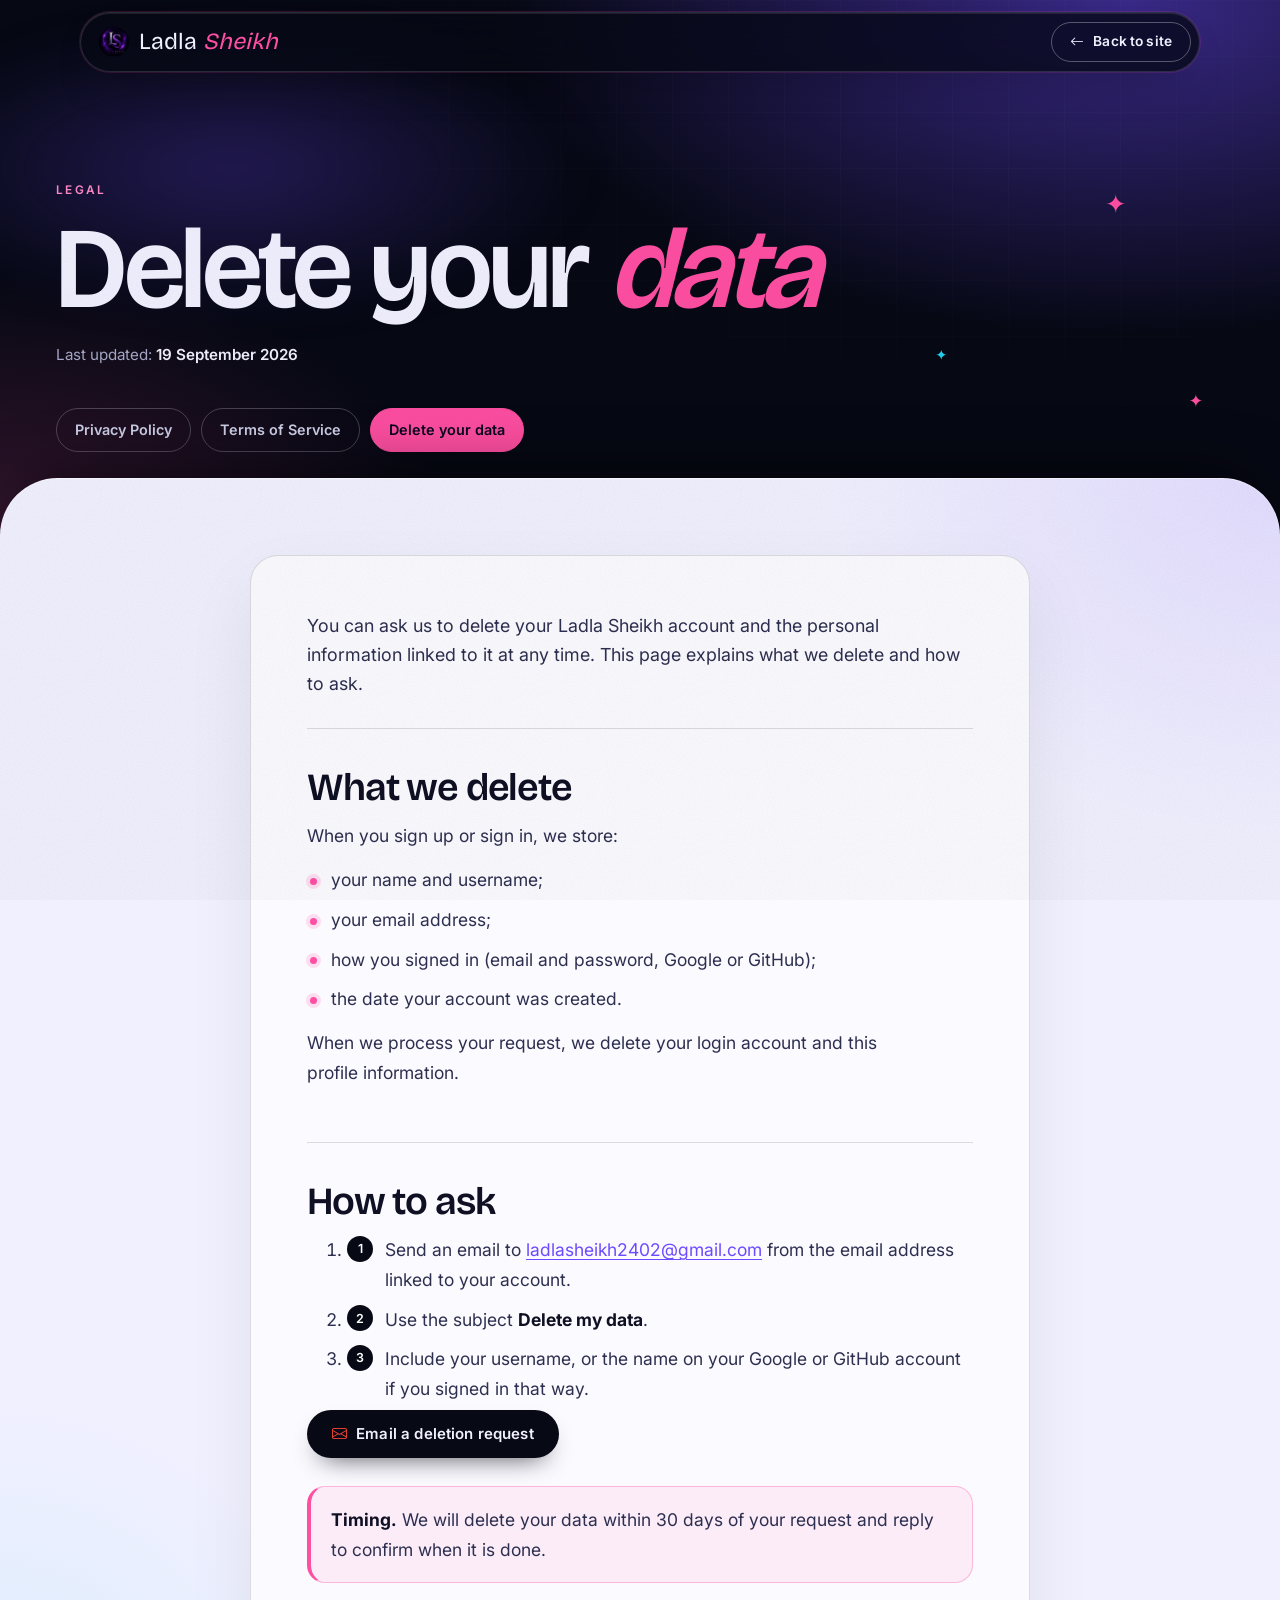
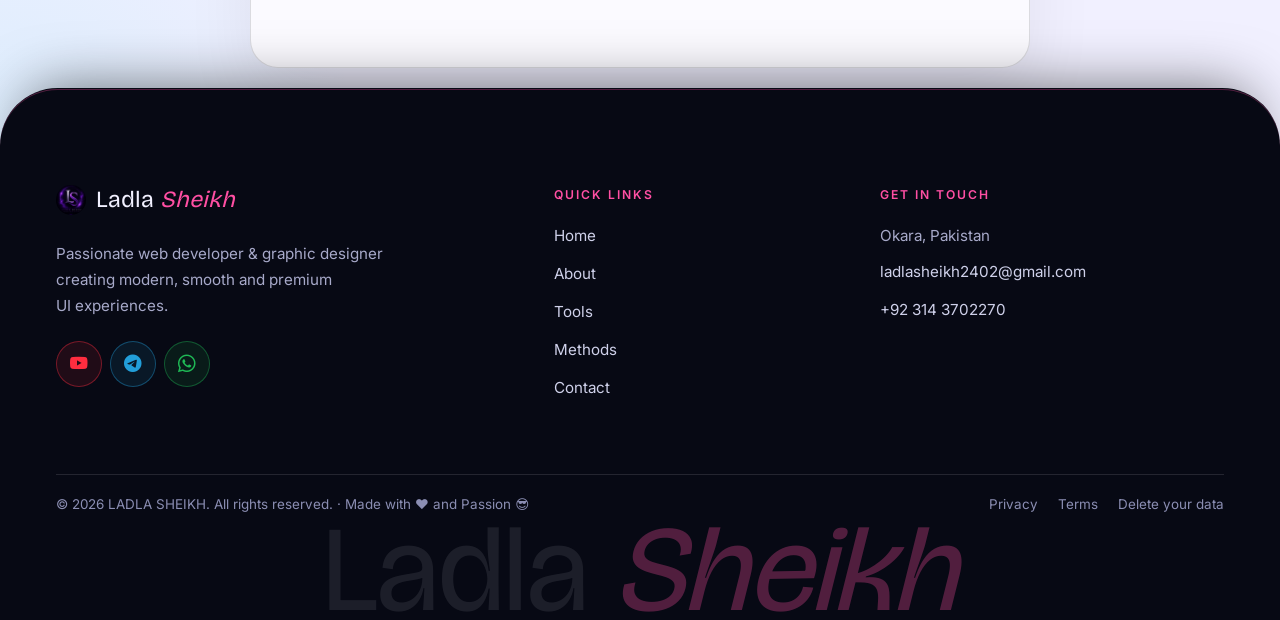
<file: app/src/main/assets/www/data-deletion.html>
<!doctype html>
<html lang="en">
<head>
  <meta charset="utf-8" />
  <meta name="viewport" content="width=device-width, initial-scale=1, viewport-fit=cover" />
  <title>Delete your data | Ladla Sheikh</title>
  <meta name="description" content="How to ask Ladla Sheikh to delete your account and personal data." />
  <meta name="robots" content="index, follow" />
  <meta name="theme-color" content="#070914" />
  <link rel="canonical" href="https://ladla-sheikh.vercel.app/data-deletion.html" />

  <link rel="preconnect" href="https://fonts.googleapis.com" />
  <link rel="preconnect" href="https://fonts.gstatic.com" crossorigin />
  <link href="https://fonts.googleapis.com/css2?family=Bricolage+Grotesque:opsz,wght@12..96,400..800&family=Inter:wght@400;500;600&display=swap" rel="stylesheet" />
  <link href="https://cdn.jsdelivr.net/npm/bootstrap-icons@1.11.3/font/bootstrap-icons.css" rel="stylesheet" />

  <link rel="icon" type="image/svg+xml" href="/favicon.svg" />
  <link rel="shortcut icon" href="/favicon.ico" />
  <link rel="apple-touch-icon" sizes="180x180" href="/apple-touch-icon.png" />

  <link href="site.css" rel="stylesheet" />
  <link href="motion.css" rel="stylesheet" />
  <link href="legal.css" rel="stylesheet" />
</head>
<body class="legal-page">
  <a class="skip-link" href="#main">Skip to content</a>

  <header class="site-header">
    <a class="brand" href="index.html" aria-label="Ladla Sheikh — home"><img src="images/footer-img.png" width="30" height="30" alt="" /><span class="bn">Ladla <em>Sheikh</em></span></a>
    <div class="bar-end">
      <a href="index.html" class="btn btn-sm btn-line"><i class="bi bi-arrow-left" aria-hidden="true"></i> Back to site</a>
    </div>
  </header>

  <main id="main">
    <section class="legal-hero s-dark" aria-labelledby="legalTitle">
      <i class="lg-spark a" aria-hidden="true">✦</i><i class="lg-spark b" aria-hidden="true">✦</i><i class="lg-spark c" aria-hidden="true">✦</i>
      <div class="wrap">
        <p class="eyebrow">Legal</p>
        <h1 id="legalTitle">Delete your <em>data</em></h1>
        <p class="legal-updated">Last updated: <strong>19 September 2026</strong></p>
        <nav class="legal-tabs" aria-label="Legal pages"><a href="privacy-policy.html">Privacy Policy</a><a href="terms-of-service.html">Terms of Service</a><a href="data-deletion.html" aria-current="page">Delete your data</a></nav>
      </div>
    </section>

    <section class="legal-body s-light">
      <div class="wrap legal-grid solo">
      <article class="legal-shell">
        <p>You can ask us to delete your Ladla Sheikh account and the personal information linked to it at any time. This page explains what we delete and how to ask.</p>

    <h2>What we delete</h2>
    <p>When you sign up or sign in, we store:</p>
    <ul>
      <li>your name and username;</li>
      <li>your email address;</li>
      <li>how you signed in (email and password, Google or GitHub);</li>
      <li>the date your account was created.</li>
    </ul>
    <p>When we process your request, we delete your login account and this profile information.</p>

    <h2>How to ask</h2>
    <ol>
      <li>Send an email to <a href="mailto:ladlasheikh2402@gmail.com">ladlasheikh2402@gmail.com</a> from the email address linked to your account.</li>
      <li>Use the subject <strong>Delete my data</strong>.</li>
      <li>Include your username, or the name on your Google or GitHub account if you signed in that way.</li>
    </ol>
    <p>
      <a class="btn btn-primary" href="mailto:ladlasheikh2402@gmail.com?subject=Delete%20my%20data&amp;body=Please%20delete%20my%20Ladla%20Sheikh%20account%20and%20data.%0D%0A%0D%0AUsername%3A%20">
        <i class="bi bi-envelope" aria-hidden="true"></i> Email a deletion request
      </a>
    </p>

    <div class="legal-note"><p style="margin:0;"><strong>Timing.</strong> We will delete your data within 30 days of your request and reply to confirm when it is done.</p></div>
      </article>
      </div>
    </section>
  </main>

  <footer class="site-footer">
    <div class="wrap">
      <div class="footer-top">
        <div class="footer-brand">
          <a class="brand" href="index.html"><img src="images/footer-img.png" width="30" height="30" loading="lazy" alt="" /><span>Ladla <em>Sheikh</em></span></a>
          <p>Passionate web developer &amp; graphic designer creating modern, smooth and premium UI experiences.</p>
          <div class="soc">
              <a href="https://www.youtube.com/@ladla.sheikh.2402" aria-label="YouTube" rel="noopener"><i class="bi bi-youtube"></i></a>
              <a href="https://t.me/+94FrpOJan0plZGQ0" aria-label="Telegram" rel="noopener"><i class="bi bi-telegram"></i></a>
              <a href="https://whatsapp.com/channel/0029Vao1lnR1nozDF8jBNh3B" aria-label="WhatsApp channel" rel="noopener"><i class="bi bi-whatsapp"></i></a>
            </div>
        </div>
        <div class="footer-col">
          <h4>Quick Links</h4>
          <ul>
            <li><a href="index.html#home">Home</a></li>
            <li><a href="index.html#about-me">About</a></li>
            <li><a href="index.html#my-tools">Tools</a></li>
            <li><a href="index.html#my-projects">Methods</a></li>
            <li><a href="index.html#contact-me">Contact</a></li>
          </ul>
        </div>
        <div class="footer-col">
          <h4>Get In Touch</h4>
          <ul>
            <li>Okara, Pakistan</li>
            <li><a href="mailto:ladlasheikh2402@gmail.com">ladlasheikh2402@gmail.com</a></li>
            <li><a href="https://wa.me/923143702270" rel="noopener">+92 314 3702270</a></li>
          </ul>
        </div>
      </div>
      <div class="footer-bottom">
        <p>© 2026 LADLA SHEIKH. All rights reserved. · Made with ❤️ and Passion 😎</p>
        <p class="footer-legal"><a href="privacy-policy.html">Privacy</a><a href="terms-of-service.html">Terms</a><a href="data-deletion.html">Delete your data</a></p>
      </div>
    </div>
    <div class="footer-mark" aria-hidden="true">Ladla <em>Sheikh</em></div>
  </footer>

  <script src="motion.js" defer></script>
  <script src="legal.js" defer></script>
</body>
</html>
</file>
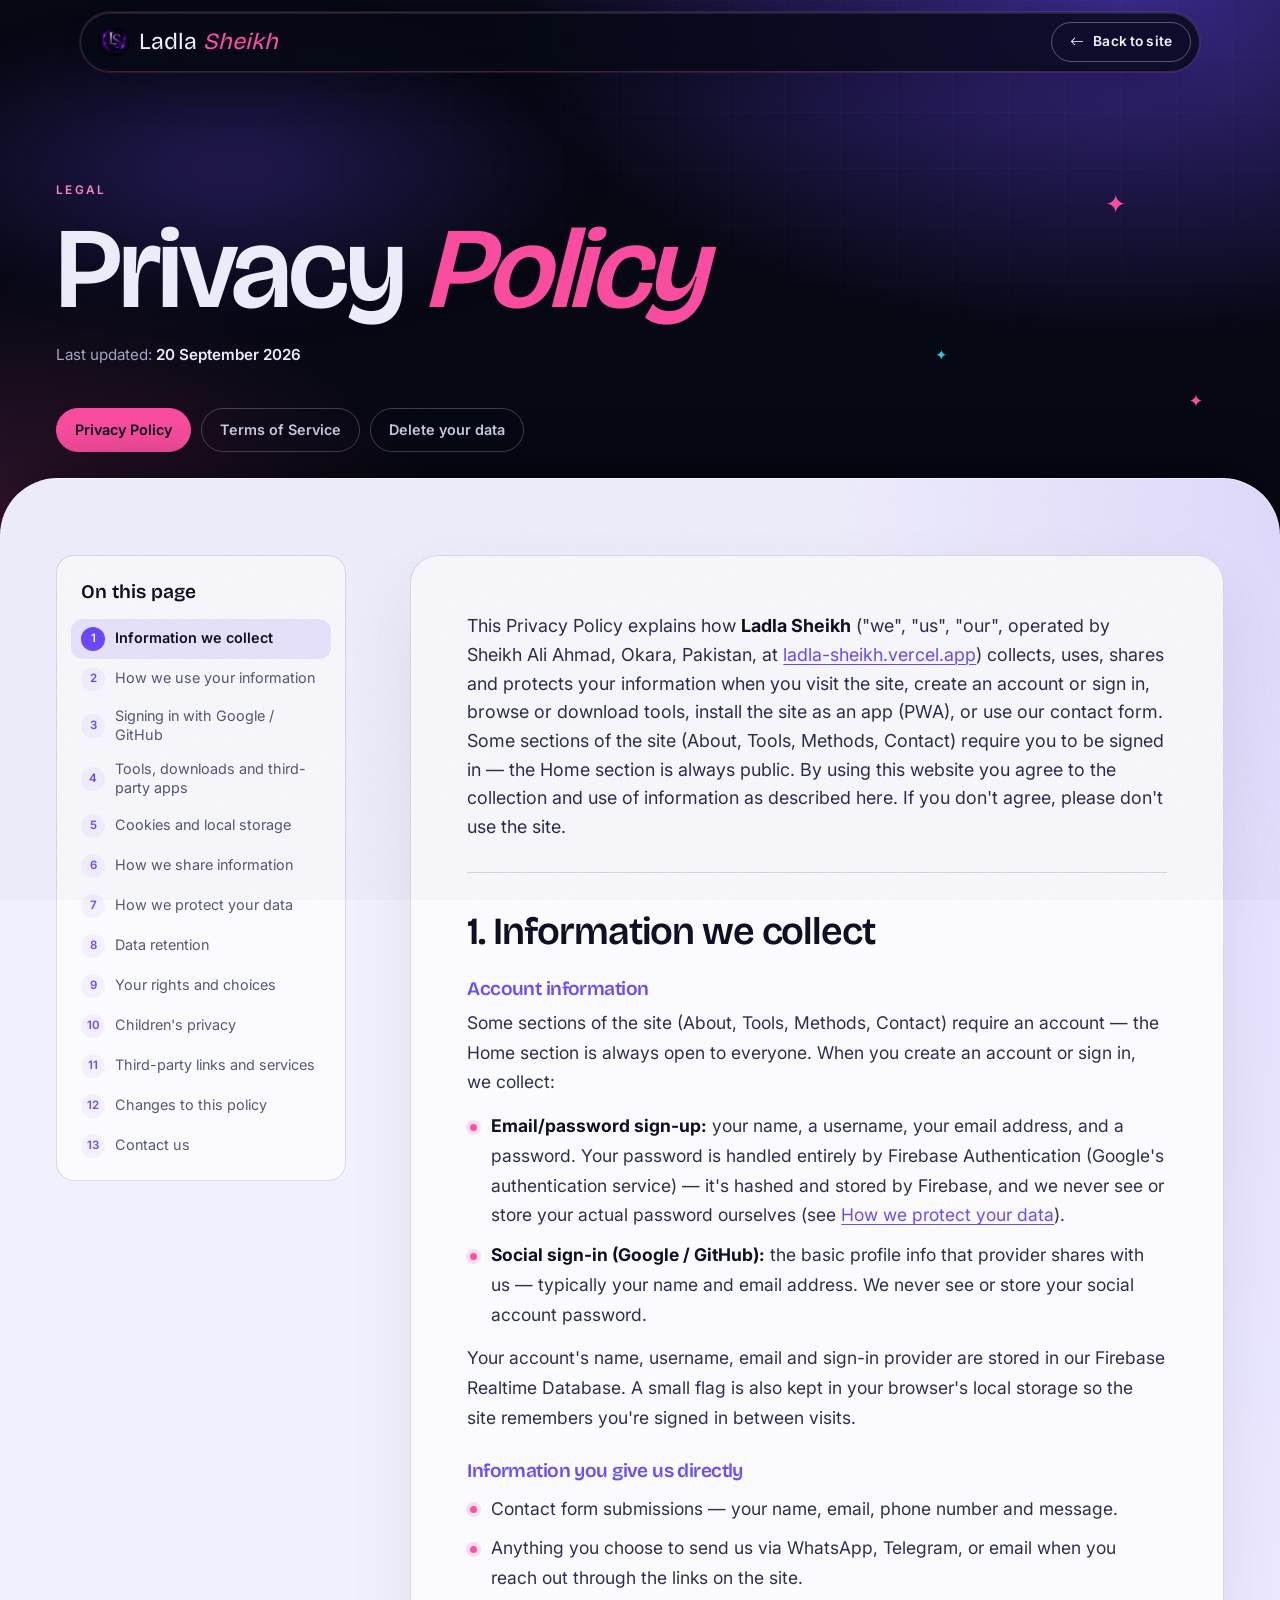
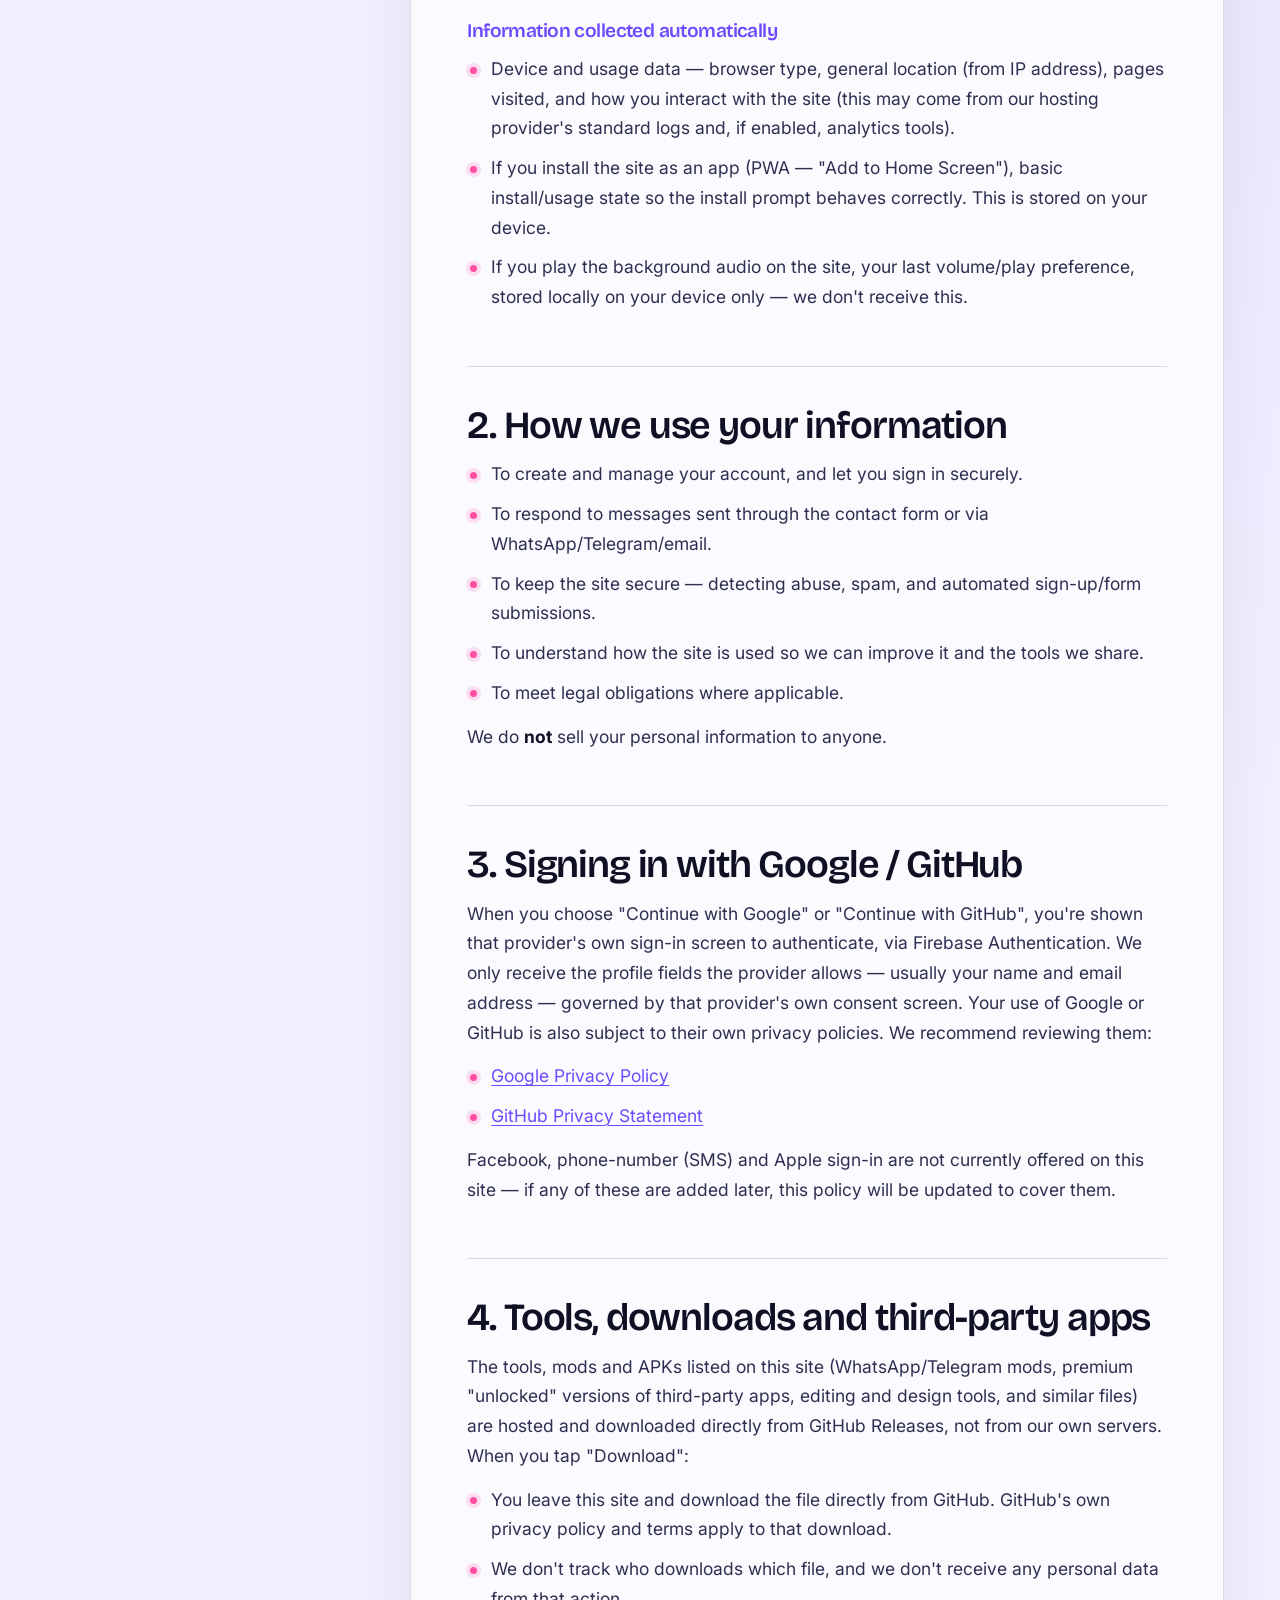
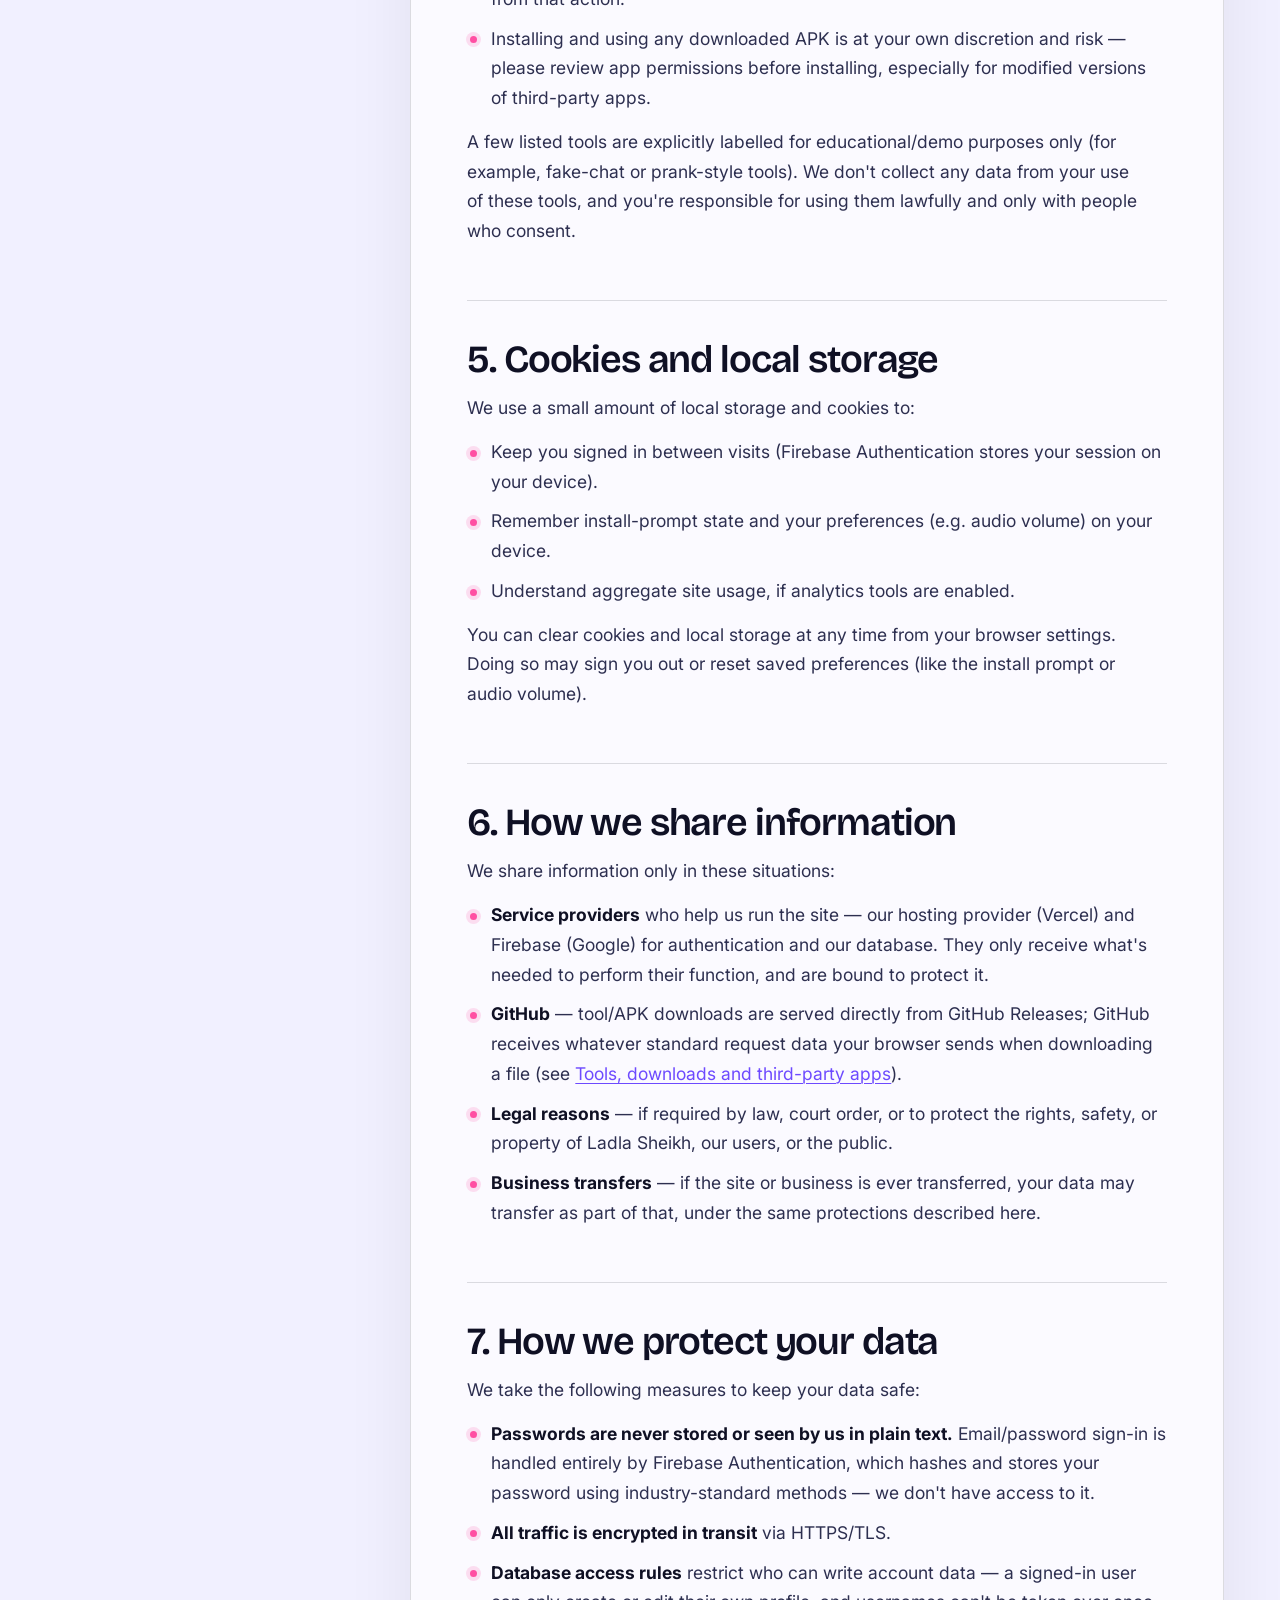
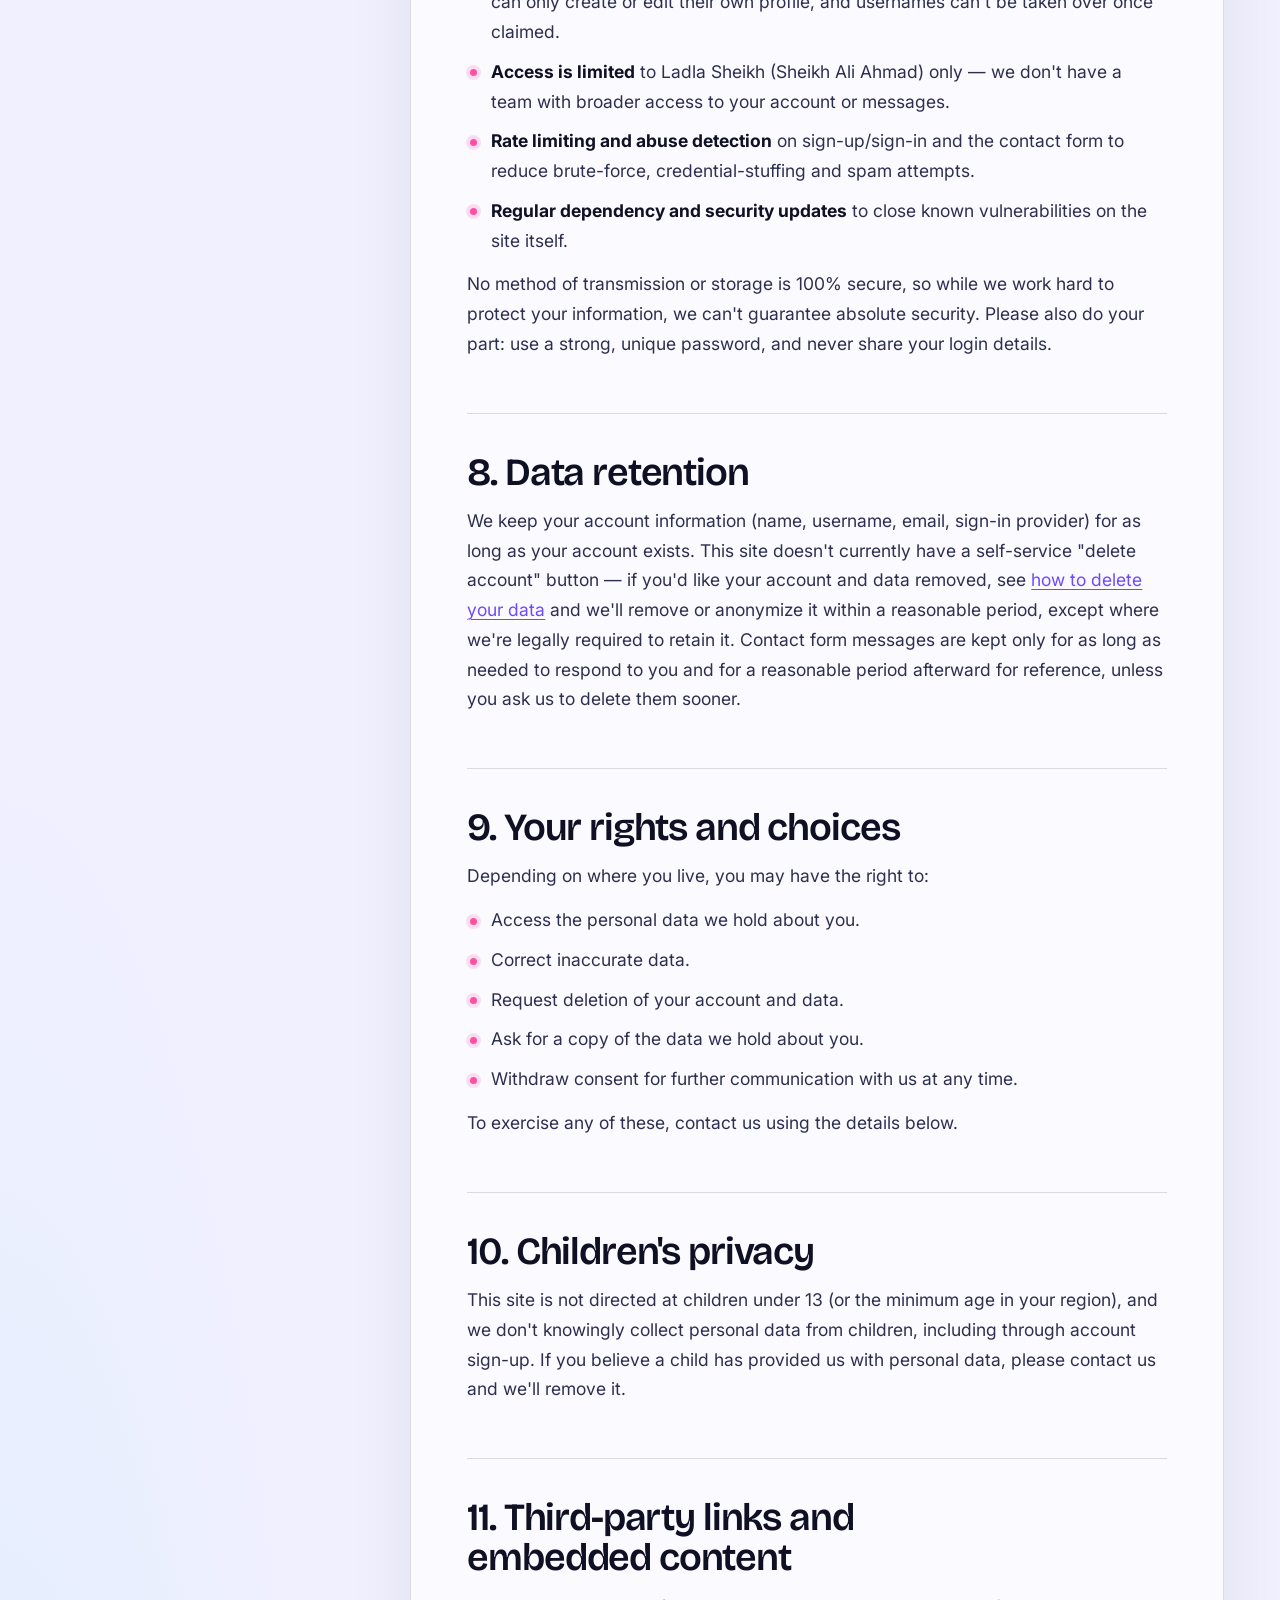
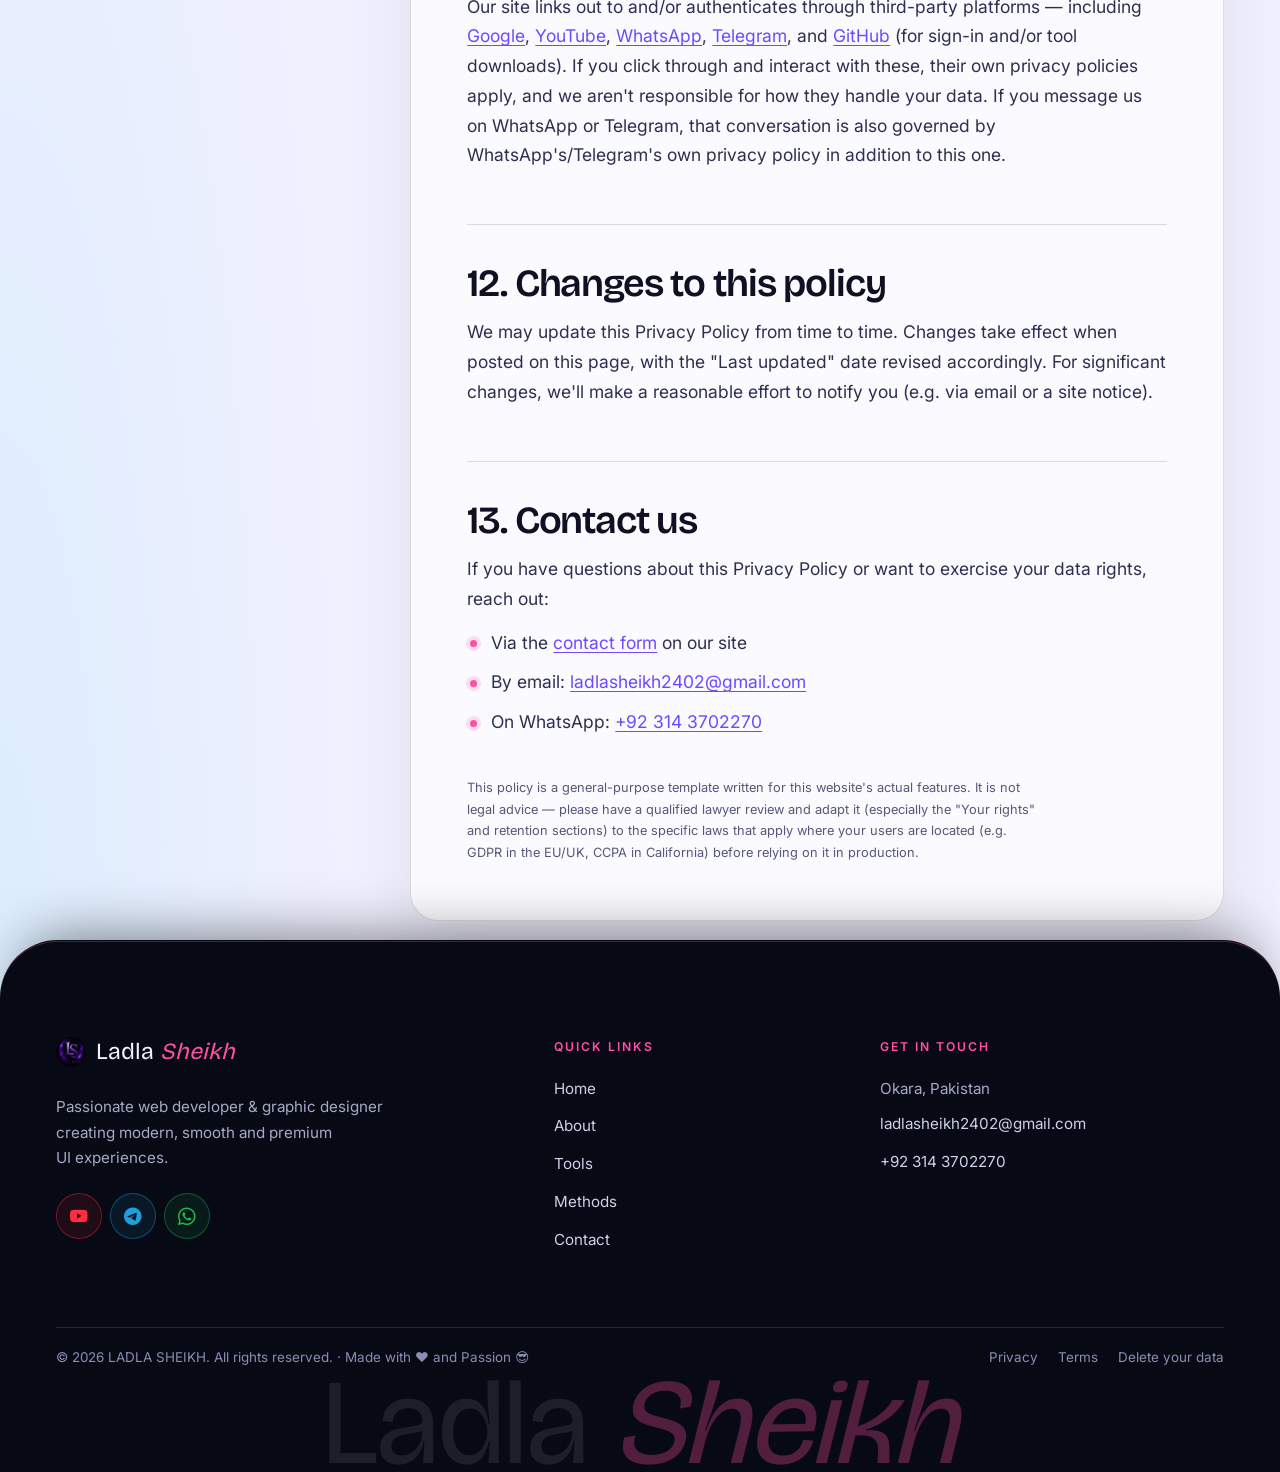
<file: app/src/main/assets/www/privacy-policy.html>
<!doctype html>
<html lang="en">
<head>
  <meta charset="utf-8" />
  <meta name="viewport" content="width=device-width, initial-scale=1, viewport-fit=cover" />
  <title>Privacy Policy | Ladla Sheikh</title>
  <meta name="description" content="Privacy Policy for the Ladla Sheikh website — what data we collect, how we use it, and how we protect it." />
  <meta name="robots" content="index, follow" />
  <meta name="theme-color" content="#070914" />
  <link rel="canonical" href="https://ladla-sheikh.vercel.app/privacy-policy.html" />

  <link rel="preconnect" href="https://fonts.googleapis.com" />
  <link rel="preconnect" href="https://fonts.gstatic.com" crossorigin />
  <link href="https://fonts.googleapis.com/css2?family=Bricolage+Grotesque:opsz,wght@12..96,400..800&family=Inter:wght@400;500;600&display=swap" rel="stylesheet" />
  <link href="https://cdn.jsdelivr.net/npm/bootstrap-icons@1.11.3/font/bootstrap-icons.css" rel="stylesheet" />

  <link rel="icon" type="image/svg+xml" href="/favicon.svg" />
  <link rel="shortcut icon" href="/favicon.ico" />
  <link rel="apple-touch-icon" sizes="180x180" href="/apple-touch-icon.png" />

  <link href="site.css" rel="stylesheet" />
  <link href="motion.css" rel="stylesheet" />
  <link href="legal.css" rel="stylesheet" />
</head>
<body class="legal-page">
  <a class="skip-link" href="#main">Skip to content</a>

  <header class="site-header">
    <a class="brand" href="index.html" aria-label="Ladla Sheikh — home"><img src="images/footer-img.png" width="30" height="30" alt="" /><span class="bn">Ladla <em>Sheikh</em></span></a>
    <div class="bar-end">
      <a href="index.html" class="btn btn-sm btn-line"><i class="bi bi-arrow-left" aria-hidden="true"></i> Back to site</a>
    </div>
  </header>

  <main id="main">
    <section class="legal-hero s-dark" aria-labelledby="legalTitle">
      <i class="lg-spark a" aria-hidden="true">✦</i><i class="lg-spark b" aria-hidden="true">✦</i><i class="lg-spark c" aria-hidden="true">✦</i>
      <div class="wrap">
        <p class="eyebrow">Legal</p>
        <h1 id="legalTitle">Privacy <em>Policy</em></h1>
        <p class="legal-updated">Last updated: <strong>20 September 2026</strong></p>
        <nav class="legal-tabs" aria-label="Legal pages"><a href="privacy-policy.html" aria-current="page">Privacy Policy</a><a href="terms-of-service.html">Terms of Service</a><a href="data-deletion.html">Delete your data</a></nav>
      </div>
    </section>

    <section class="legal-body s-light">
      <div class="wrap legal-grid">
      <aside class="legal-toc" aria-label="On this page">
        <strong>On this page</strong>
      <ol>
        <li><a href="#info-we-collect">Information we collect</a></li>
        <li><a href="#how-we-use">How we use your information</a></li>
        <li><a href="#social-login">Signing in with Google / GitHub</a></li>
        <li><a href="#downloads">Tools, downloads and third-party apps</a></li>
        <li><a href="#cookies">Cookies and local storage</a></li>
        <li><a href="#sharing">How we share information</a></li>
        <li><a href="#security">How we protect your data</a></li>
        <li><a href="#retention">Data retention</a></li>
        <li><a href="#your-rights">Your rights and choices</a></li>
        <li><a href="#children">Children's privacy</a></li>
        <li><a href="#third-party">Third-party links and services</a></li>
        <li><a href="#changes">Changes to this policy</a></li>
        <li><a href="#contact">Contact us</a></li>
      </ol>
      </aside>
      <article class="legal-shell">
        <p>
      This Privacy Policy explains how <strong>Ladla Sheikh</strong> ("we", "us", "our",
      operated by Sheikh Ali Ahmad, Okara, Pakistan, at
      <a href="https://ladla-sheikh.vercel.app/">ladla-sheikh.vercel.app</a>)
      collects, uses, shares and protects your information when you visit the site,
      create an account or sign in, browse or download tools, install the site as an
      app (PWA), or use our contact form. Some sections of the site (About, Tools,
      Methods, Contact) require you to be signed in — the Home section is always
      public. By using this website you agree to the collection and use of
      information as described here. If you don't agree, please don't use the site.
    </p>

    

    <h2 id="info-we-collect">1. Information we collect</h2>

    <h3>Account information</h3>
    <p>
      Some sections of the site (About, Tools, Methods, Contact) require an account —
      the Home section is always open to everyone. When you create an account or sign
      in, we collect:
    </p>
    <ul>
      <li><strong>Email/password sign-up:</strong> your name, a username, your email address, and a password. Your password is handled entirely by Firebase Authentication (Google's authentication service) — it's hashed and stored by Firebase, and we never see or store your actual password ourselves (see <a href="#security">How we protect your data</a>).</li>
      <li><strong>Social sign-in (Google / GitHub):</strong> the basic profile info that provider shares with us — typically your name and email address. We never see or store your social account password.</li>
    </ul>
    <p>Your account's name, username, email and sign-in provider are stored in our Firebase Realtime Database. A small flag is also kept in your browser's local storage so the site remembers you're signed in between visits.</p>

    <h3>Information you give us directly</h3>
    <ul>
      <li>Contact form submissions — your name, email, phone number and message.</li>
      <li>Anything you choose to send us via WhatsApp, Telegram, or email when you reach out through the links on the site.</li>
    </ul>

    <h3>Information collected automatically</h3>
    <ul>
      <li>Device and usage data — browser type, general location (from IP address), pages visited, and how you interact with the site (this may come from our hosting provider's standard logs and, if enabled, analytics tools).</li>
      <li>If you install the site as an app (PWA — "Add to Home Screen"), basic install/usage state so the install prompt behaves correctly. This is stored on your device.</li>
      <li>If you play the background audio on the site, your last volume/play preference, stored locally on your device only — we don't receive this.</li>
    </ul>

    <h2 id="how-we-use">2. How we use your information</h2>
    <ul>
      <li>To create and manage your account, and let you sign in securely.</li>
      <li>To respond to messages sent through the contact form or via WhatsApp/Telegram/email.</li>
      <li>To keep the site secure — detecting abuse, spam, and automated sign-up/form submissions.</li>
      <li>To understand how the site is used so we can improve it and the tools we share.</li>
      <li>To meet legal obligations where applicable.</li>
    </ul>
    <p>We do <strong>not</strong> sell your personal information to anyone.</p>

    <h2 id="social-login">3. Signing in with Google / GitHub</h2>
    <p>
      When you choose "Continue with Google" or "Continue with GitHub", you're shown
      that provider's own sign-in screen to authenticate, via Firebase
      Authentication. We only receive the profile fields the provider allows —
      usually your name and email address — governed by that provider's own consent
      screen. Your use of Google or GitHub is also subject to their own privacy
      policies. We recommend reviewing them:
    </p>
    <ul>
      <li><a href="https://policies.google.com/privacy" target="_blank" rel="noopener">Google Privacy Policy</a></li>
      <li><a href="https://docs.github.com/en/site-policy/privacy-policies/github-privacy-statement" target="_blank" rel="noopener">GitHub Privacy Statement</a></li>
    </ul>
    <p>Facebook, phone-number (SMS) and Apple sign-in are not currently offered on this site — if any of these are added later, this policy will be updated to cover them.</p>

    <h2 id="downloads">4. Tools, downloads and third-party apps</h2>
    <p>
      The tools, mods and APKs listed on this site (WhatsApp/Telegram mods, premium
      "unlocked" versions of third-party apps, editing and design tools, and similar
      files) are hosted and downloaded directly from GitHub Releases, not from our own
      servers. When you tap "Download":
    </p>
    <ul>
      <li>You leave this site and download the file directly from GitHub. GitHub's own privacy policy and terms apply to that download.</li>
      <li>We don't track who downloads which file, and we don't receive any personal data from that action.</li>
      <li>Installing and using any downloaded APK is at your own discretion and risk — please review app permissions before installing, especially for modified versions of third-party apps.</li>
    </ul>
    <p>
      A few listed tools are explicitly labelled for educational/demo purposes only
      (for example, fake-chat or prank-style tools). We don't collect any data from
      your use of these tools, and you're responsible for using them lawfully and
      only with people who consent.
    </p>

    <h2 id="cookies">5. Cookies and local storage</h2>
    <p>We use a small amount of local storage and cookies to:</p>
    <ul>
      <li>Keep you signed in between visits (Firebase Authentication stores your session on your device).</li>
      <li>Remember install-prompt state and your preferences (e.g. audio volume) on your device.</li>
      <li>Understand aggregate site usage, if analytics tools are enabled.</li>
    </ul>
    <p>You can clear cookies and local storage at any time from your browser settings. Doing so may sign you out or reset saved preferences (like the install prompt or audio volume).</p>

    <h2 id="sharing">6. How we share information</h2>
    <p>We share information only in these situations:</p>
    <ul>
      <li><strong>Service providers</strong> who help us run the site — our hosting provider (Vercel) and Firebase (Google) for authentication and our database. They only receive what's needed to perform their function, and are bound to protect it.</li>
      <li><strong>GitHub</strong> — tool/APK downloads are served directly from GitHub Releases; GitHub receives whatever standard request data your browser sends when downloading a file (see <a href="#downloads">Tools, downloads and third-party apps</a>).</li>
      <li><strong>Legal reasons</strong> — if required by law, court order, or to protect the rights, safety, or property of Ladla Sheikh, our users, or the public.</li>
      <li><strong>Business transfers</strong> — if the site or business is ever transferred, your data may transfer as part of that, under the same protections described here.</li>
    </ul>

    <h2 id="security">7. How we protect your data</h2>
    <p>We take the following measures to keep your data safe:</p>
    <ul>
      <li><strong>Passwords are never stored or seen by us in plain text.</strong> Email/password sign-in is handled entirely by Firebase Authentication, which hashes and stores your password using industry-standard methods — we don't have access to it.</li>
      <li><strong>All traffic is encrypted in transit</strong> via HTTPS/TLS.</li>
      <li><strong>Database access rules</strong> restrict who can write account data — a signed-in user can only create or edit their own profile, and usernames can't be taken over once claimed.</li>
      <li><strong>Access is limited</strong> to Ladla Sheikh (Sheikh Ali Ahmad) only — we don't have a team with broader access to your account or messages.</li>
      <li><strong>Rate limiting and abuse detection</strong> on sign-up/sign-in and the contact form to reduce brute-force, credential-stuffing and spam attempts.</li>
      <li><strong>Regular dependency and security updates</strong> to close known vulnerabilities on the site itself.</li>
    </ul>
    <p>
      No method of transmission or storage is 100% secure, so while we work hard to
      protect your information, we can't guarantee absolute security. Please also do
      your part: use a strong, unique password, and never share your login details.
    </p>

    <h2 id="retention">8. Data retention</h2>
    <p>
      We keep your account information (name, username, email, sign-in provider) for
      as long as your account exists. This site doesn't currently have a self-service
      "delete account" button — if you'd like your account and data removed, see <a href="data-deletion.html">how to delete your data</a> and we'll remove or anonymize it within a reasonable period, except where we're legally required to retain it. Contact form messages
      are kept only for as long as needed to respond to you and for a reasonable
      period afterward for reference, unless you ask us to delete them sooner.
    </p>

    <h2 id="your-rights">9. Your rights and choices</h2>
    <p>Depending on where you live, you may have the right to:</p>
    <ul>
      <li>Access the personal data we hold about you.</li>
      <li>Correct inaccurate data.</li>
      <li>Request deletion of your account and data.</li>
      <li>Ask for a copy of the data we hold about you.</li>
      <li>Withdraw consent for further communication with us at any time.</li>
    </ul>
    <p>To exercise any of these, contact us using the details below.</p>

    <h2 id="children">10. Children's privacy</h2>
    <p>
      This site is not directed at children under 13 (or the minimum age in your
      region), and we don't knowingly collect personal data from children, including
      through account sign-up. If you believe a child has provided us with personal
      data, please contact us and we'll remove it.
    </p>

    <h2 id="third-party">11. Third-party links and embedded content</h2>
    <p>
      Our site links out to and/or authenticates through third-party platforms —
      including <a href="https://policies.google.com/privacy" target="_blank" rel="noopener">Google</a>,
      <a href="https://www.youtube.com/@ladla.sheikh.2402" target="_blank" rel="noopener">YouTube</a>,
      <a href="https://whatsapp.com/channel/0029Vao1lnR1nozDF8jBNh3B" target="_blank" rel="noopener">WhatsApp</a>,
      <a href="https://t.me/+94FrpOJan0plZGQ0" target="_blank" rel="noopener">Telegram</a>,
      and <a href="https://github.com/ladlasheikh2402" target="_blank" rel="noopener">GitHub</a>
      (for sign-in and/or tool downloads). If you click through and interact with
      these, their own privacy policies apply, and we aren't responsible for how they
      handle your data. If you message us on WhatsApp or Telegram, that conversation
      is also governed by WhatsApp's/Telegram's own privacy policy in addition to
      this one.
    </p>

    <h2 id="changes">12. Changes to this policy</h2>
    <p>
      We may update this Privacy Policy from time to time. Changes take effect when
      posted on this page, with the "Last updated" date revised accordingly. For
      significant changes, we'll make a reasonable effort to notify you (e.g. via
      email or a site notice).
    </p>

    <h2 id="contact">13. Contact us</h2>
    <p>
      If you have questions about this Privacy Policy or want to exercise your data
      rights, reach out:
    </p>
    <ul>
      <li>Via the <a href="index.html#contact-me">contact form</a> on our site</li>
      <li>By email: <a href="mailto:ladlasheikh2402@gmail.com">ladlasheikh2402@gmail.com</a></li>
      <li>On WhatsApp: <a href="https://wa.me/923143702270" target="_blank" rel="noopener">+92 314 3702270</a></li>
    </ul>

    <p class="legal-fine">
      This policy is a general-purpose template written for this website's actual
      features. It is not legal advice — please have a qualified lawyer review and
      adapt it (especially the "Your rights" and retention sections) to the specific
      laws that apply where your users are located (e.g. GDPR in the EU/UK, CCPA in
      California) before relying on it in production.
    </p>
      </article>
      </div>
    </section>
  </main>

  <footer class="site-footer">
    <div class="wrap">
      <div class="footer-top">
        <div class="footer-brand">
          <a class="brand" href="index.html"><img src="images/footer-img.png" width="30" height="30" loading="lazy" alt="" /><span>Ladla <em>Sheikh</em></span></a>
          <p>Passionate web developer &amp; graphic designer creating modern, smooth and premium UI experiences.</p>
          <div class="soc">
              <a href="https://www.youtube.com/@ladla.sheikh.2402" aria-label="YouTube" rel="noopener"><i class="bi bi-youtube"></i></a>
              <a href="https://t.me/+94FrpOJan0plZGQ0" aria-label="Telegram" rel="noopener"><i class="bi bi-telegram"></i></a>
              <a href="https://whatsapp.com/channel/0029Vao1lnR1nozDF8jBNh3B" aria-label="WhatsApp channel" rel="noopener"><i class="bi bi-whatsapp"></i></a>
            </div>
        </div>
        <div class="footer-col">
          <h4>Quick Links</h4>
          <ul>
            <li><a href="index.html#home">Home</a></li>
            <li><a href="index.html#about-me">About</a></li>
            <li><a href="index.html#my-tools">Tools</a></li>
            <li><a href="index.html#my-projects">Methods</a></li>
            <li><a href="index.html#contact-me">Contact</a></li>
          </ul>
        </div>
        <div class="footer-col">
          <h4>Get In Touch</h4>
          <ul>
            <li>Okara, Pakistan</li>
            <li><a href="mailto:ladlasheikh2402@gmail.com">ladlasheikh2402@gmail.com</a></li>
            <li><a href="https://wa.me/923143702270" rel="noopener">+92 314 3702270</a></li>
          </ul>
        </div>
      </div>
      <div class="footer-bottom">
        <p>© 2026 LADLA SHEIKH. All rights reserved. · Made with ❤️ and Passion 😎</p>
        <p class="footer-legal"><a href="privacy-policy.html">Privacy</a><a href="terms-of-service.html">Terms</a><a href="data-deletion.html">Delete your data</a></p>
      </div>
    </div>
    <div class="footer-mark" aria-hidden="true">Ladla <em>Sheikh</em></div>
  </footer>

  <script src="motion.js" defer></script>
  <script src="legal.js" defer></script>
</body>
</html>
</file>
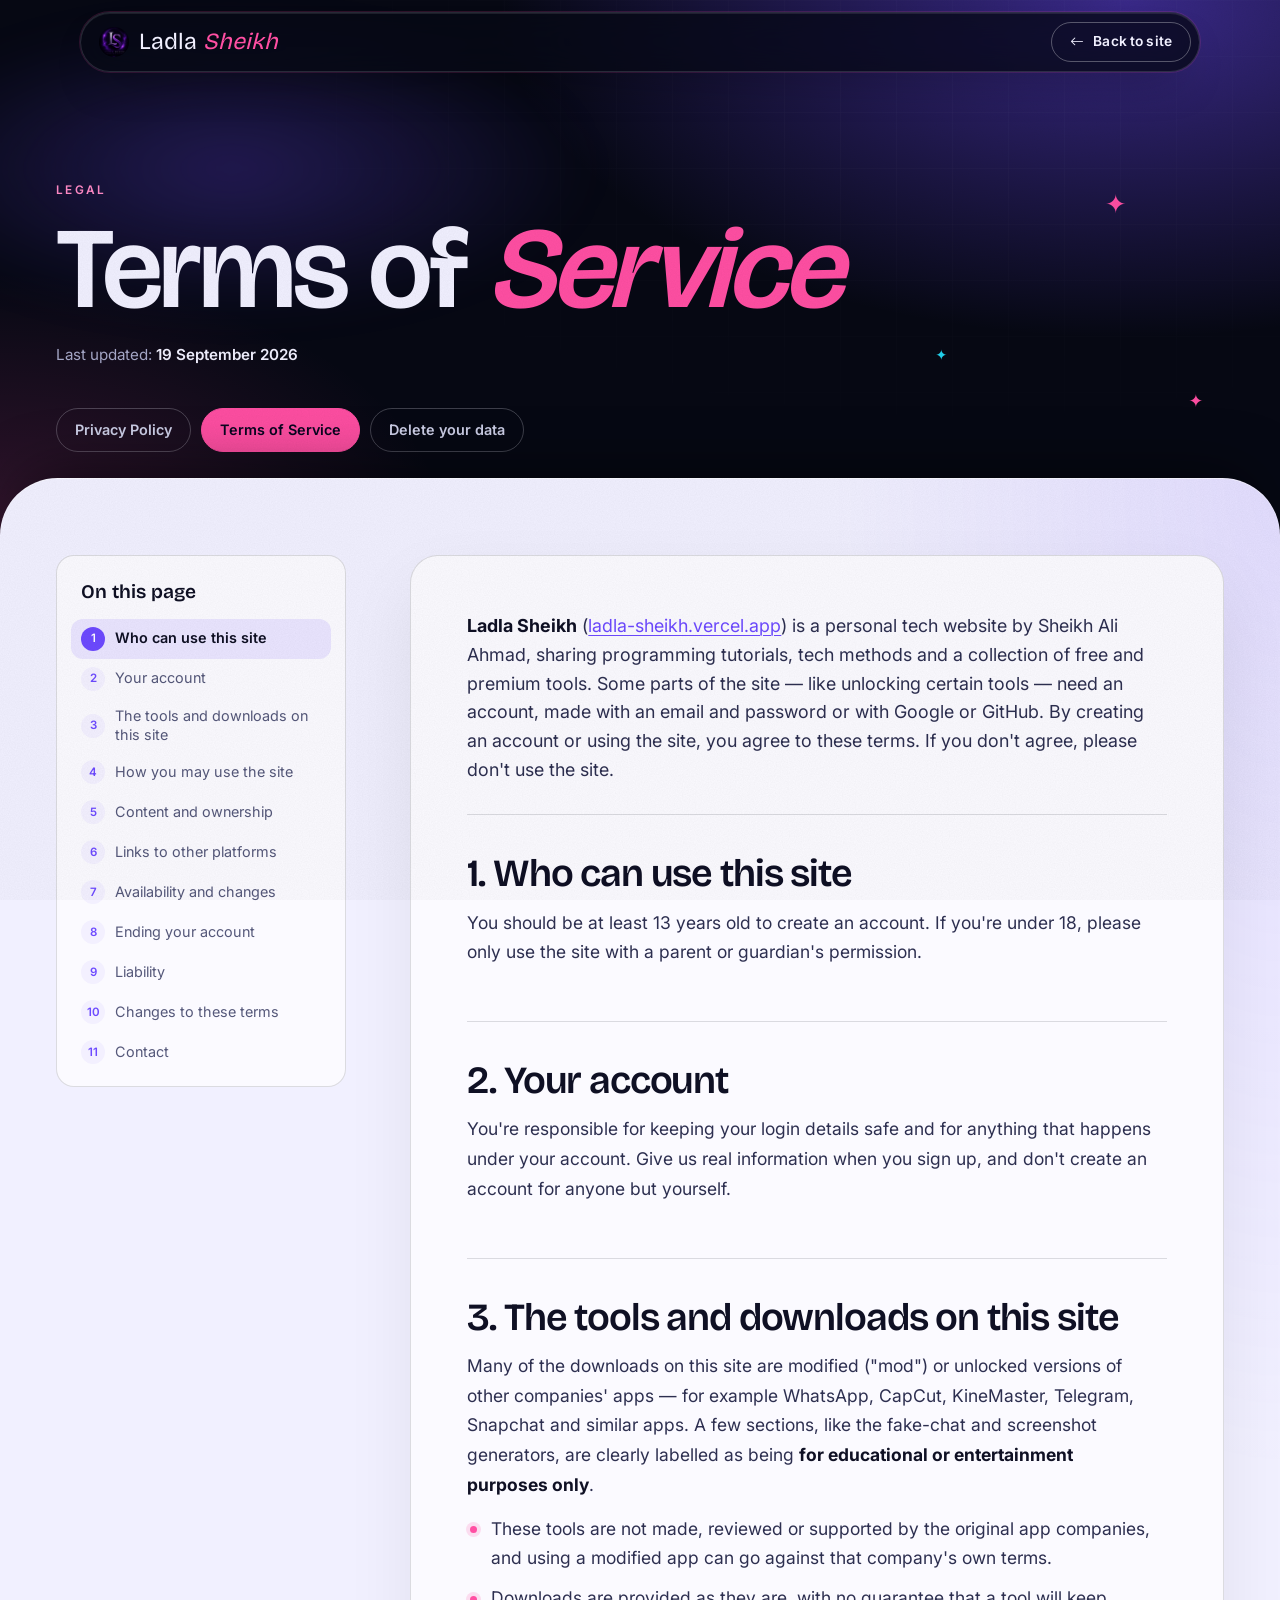
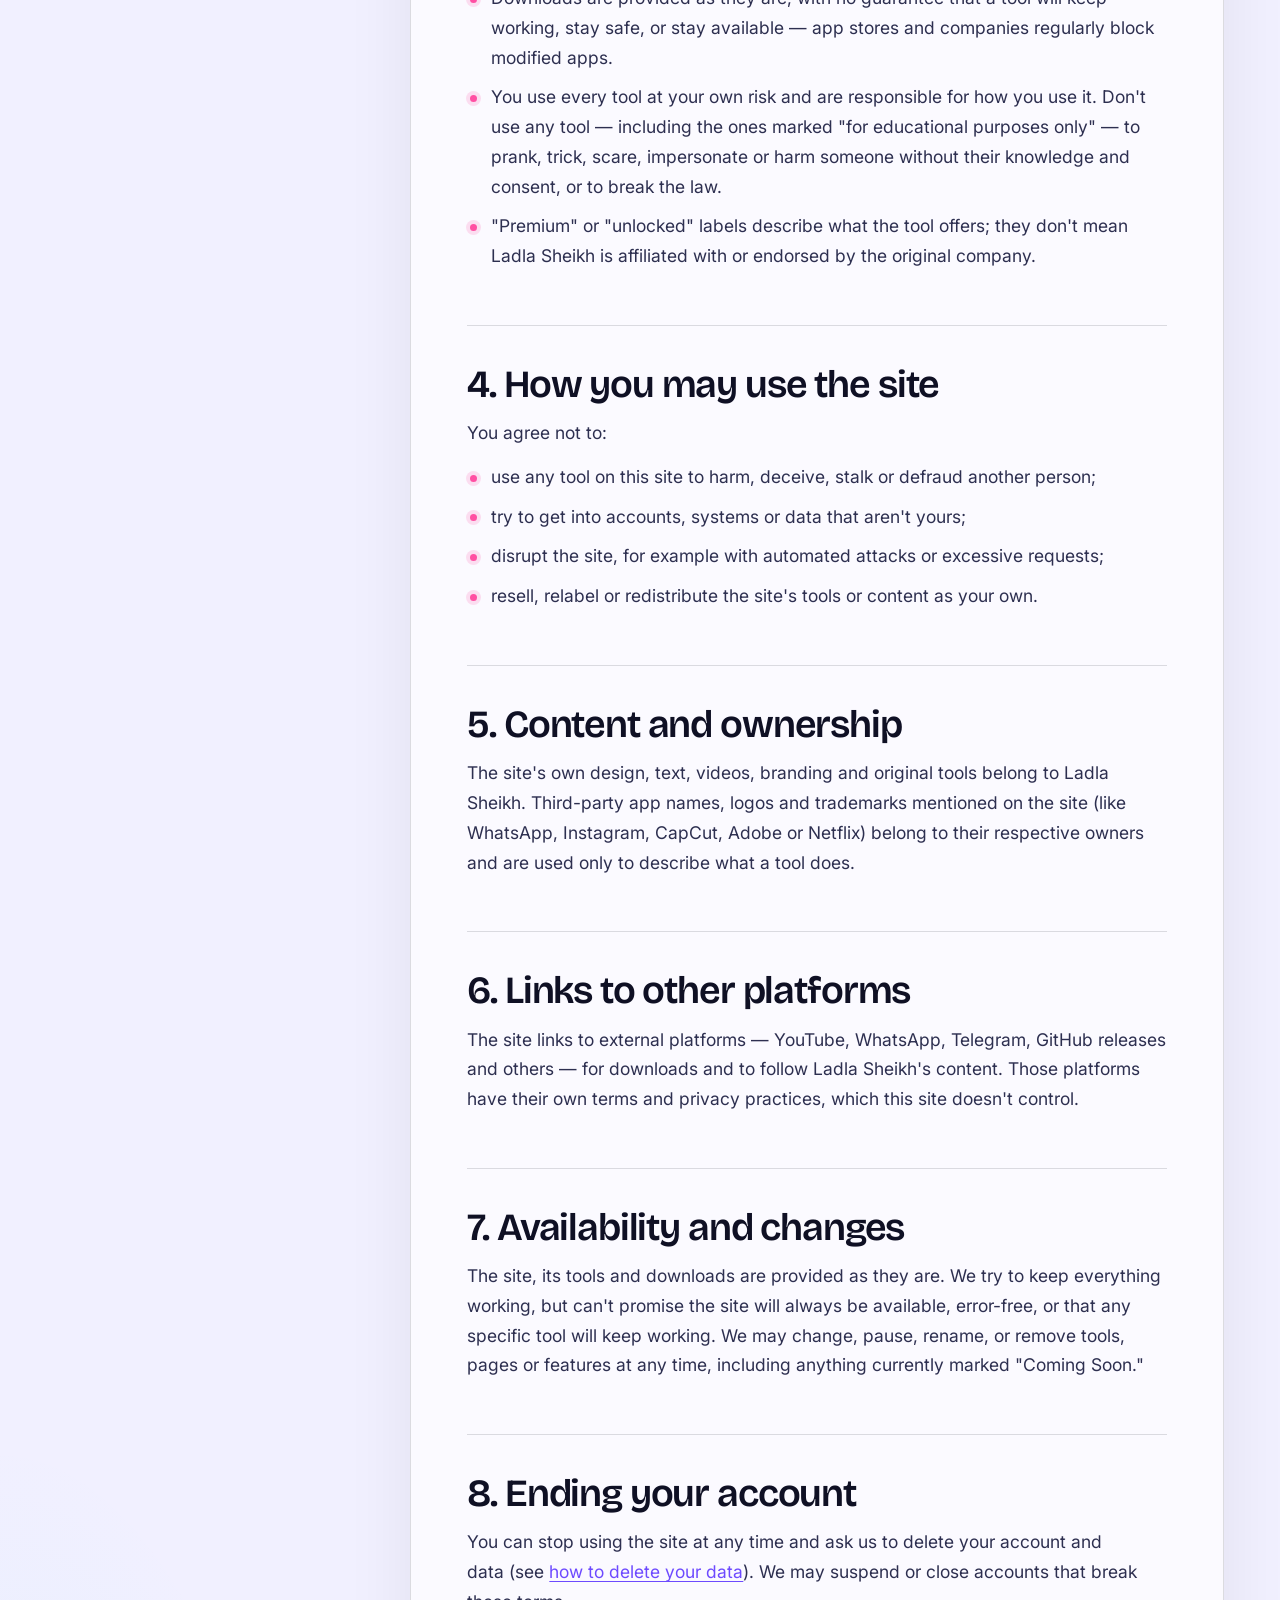
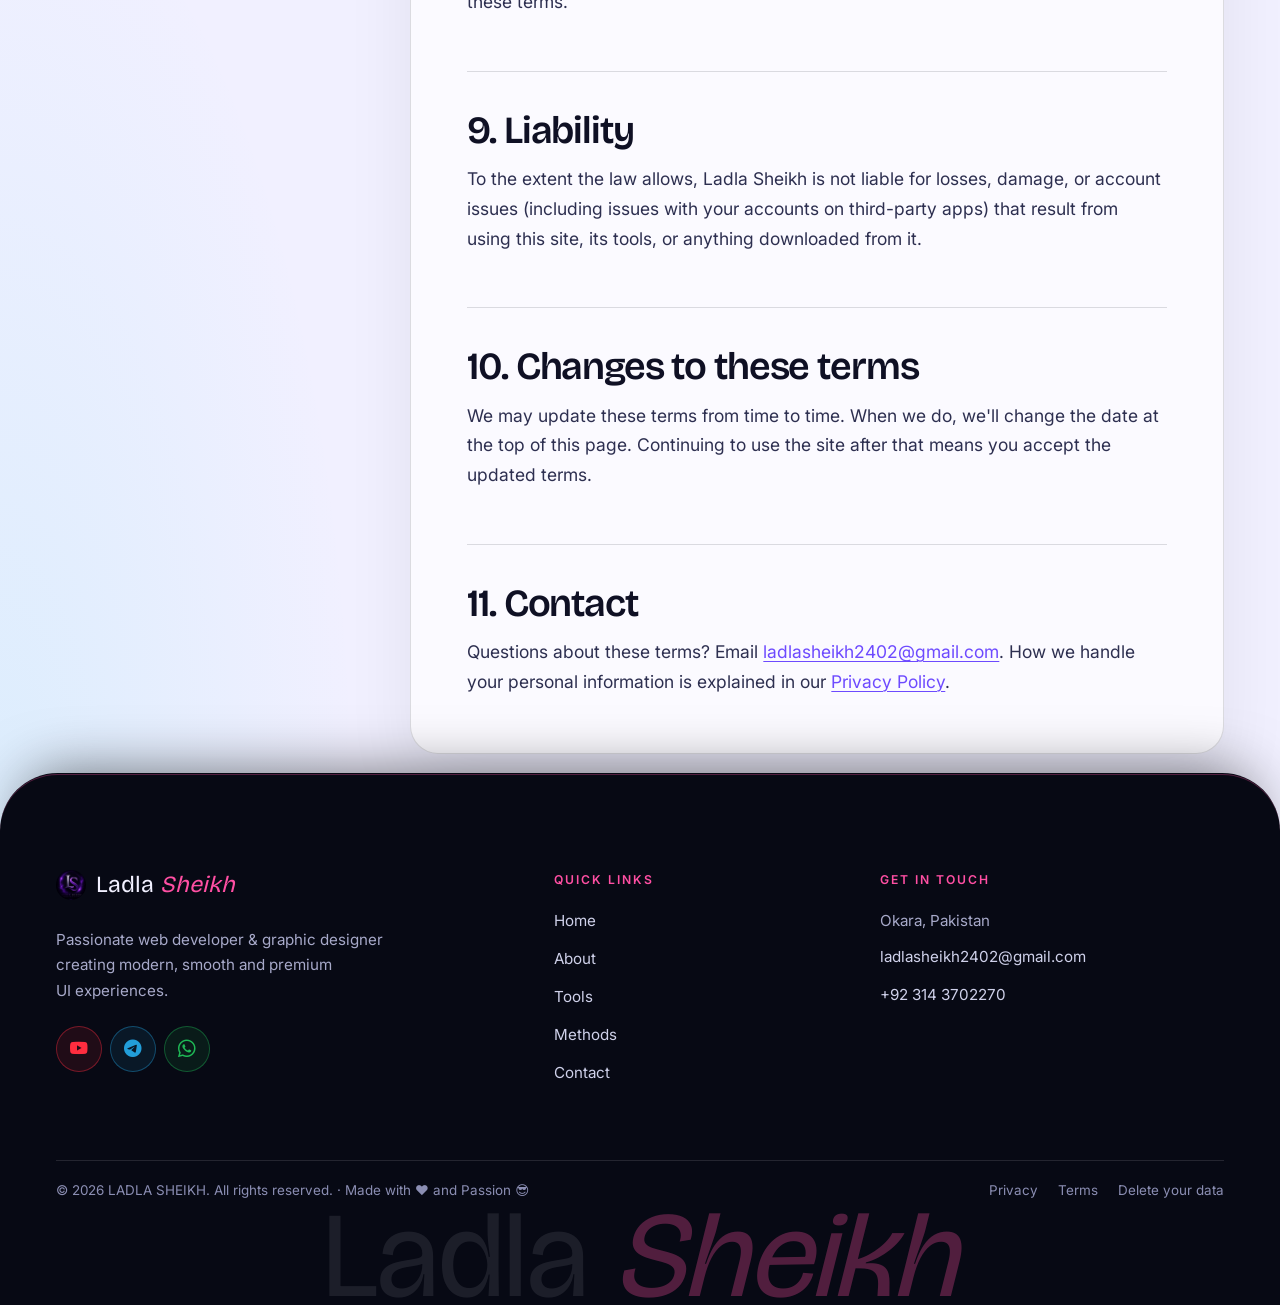
<file: app/src/main/assets/www/terms-of-service.html>
<!doctype html>
<html lang="en">
<head>
  <meta charset="utf-8" />
  <meta name="viewport" content="width=device-width, initial-scale=1, viewport-fit=cover" />
  <title>Terms of Service | Ladla Sheikh</title>
  <meta name="description" content="The terms that apply when you use the Ladla Sheikh website, its tools and its account system." />
  <meta name="robots" content="index, follow" />
  <meta name="theme-color" content="#070914" />
  <link rel="canonical" href="https://ladla-sheikh.vercel.app/terms-of-service.html" />

  <link rel="preconnect" href="https://fonts.googleapis.com" />
  <link rel="preconnect" href="https://fonts.gstatic.com" crossorigin />
  <link href="https://fonts.googleapis.com/css2?family=Bricolage+Grotesque:opsz,wght@12..96,400..800&family=Inter:wght@400;500;600&display=swap" rel="stylesheet" />
  <link href="https://cdn.jsdelivr.net/npm/bootstrap-icons@1.11.3/font/bootstrap-icons.css" rel="stylesheet" />

  <link rel="icon" type="image/svg+xml" href="/favicon.svg" />
  <link rel="shortcut icon" href="/favicon.ico" />
  <link rel="apple-touch-icon" sizes="180x180" href="/apple-touch-icon.png" />

  <link href="site.css" rel="stylesheet" />
  <link href="motion.css" rel="stylesheet" />
  <link href="legal.css" rel="stylesheet" />
</head>
<body class="legal-page">
  <a class="skip-link" href="#main">Skip to content</a>

  <header class="site-header">
    <a class="brand" href="index.html" aria-label="Ladla Sheikh — home"><img src="images/footer-img.png" width="30" height="30" alt="" /><span class="bn">Ladla <em>Sheikh</em></span></a>
    <div class="bar-end">
      <a href="index.html" class="btn btn-sm btn-line"><i class="bi bi-arrow-left" aria-hidden="true"></i> Back to site</a>
    </div>
  </header>

  <main id="main">
    <section class="legal-hero s-dark" aria-labelledby="legalTitle">
      <i class="lg-spark a" aria-hidden="true">✦</i><i class="lg-spark b" aria-hidden="true">✦</i><i class="lg-spark c" aria-hidden="true">✦</i>
      <div class="wrap">
        <p class="eyebrow">Legal</p>
        <h1 id="legalTitle">Terms of <em>Service</em></h1>
        <p class="legal-updated">Last updated: <strong>19 September 2026</strong></p>
        <nav class="legal-tabs" aria-label="Legal pages"><a href="privacy-policy.html">Privacy Policy</a><a href="terms-of-service.html" aria-current="page">Terms of Service</a><a href="data-deletion.html">Delete your data</a></nav>
      </div>
    </section>

    <section class="legal-body s-light">
      <div class="wrap legal-grid">
      <aside class="legal-toc" aria-label="On this page">
        <strong>On this page</strong>
      <ol>
        <li><a href="#who-can-use">Who can use this site</a></li>
        <li><a href="#your-account">Your account</a></li>
        <li><a href="#tools">The tools and downloads on this site</a></li>
        <li><a href="#acceptable-use">How you may use the site</a></li>
        <li><a href="#content">Content and ownership</a></li>
        <li><a href="#links">Links to other platforms</a></li>
        <li><a href="#availability">Availability and changes</a></li>
        <li><a href="#ending">Ending your account</a></li>
        <li><a href="#liability">Liability</a></li>
        <li><a href="#changes">Changes to these terms</a></li>
        <li><a href="#contact">Contact</a></li>
      </ol>
      </aside>
      <article class="legal-shell">
        <p>
      <strong>Ladla Sheikh</strong> (<a href="https://ladla-sheikh.vercel.app/">ladla-sheikh.vercel.app</a>)
      is a personal tech website by Sheikh Ali Ahmad, sharing programming tutorials,
      tech methods and a collection of free and premium tools. Some parts of the site
      — like unlocking certain tools — need an account, made with an email and
      password or with Google or GitHub. By creating an account or using the site,
      you agree to these terms. If you don't agree, please don't use the site.
    </p>

    

    <h2 id="who-can-use">1. Who can use this site</h2>
    <p>You should be at least 13 years old to create an account. If you're under 18, please only use the site with a parent or guardian's permission.</p>

    <h2 id="your-account">2. Your account</h2>
    <p>You're responsible for keeping your login details safe and for anything that happens under your account. Give us real information when you sign up, and don't create an account for anyone but yourself.</p>

    <h2 id="tools">3. The tools and downloads on this site</h2>
    <p>Many of the downloads on this site are modified ("mod") or unlocked versions of other companies' apps — for example WhatsApp, CapCut, KineMaster, Telegram, Snapchat and similar apps. A few sections, like the fake-chat and screenshot generators, are clearly labelled as being <strong>for educational or entertainment purposes only</strong>.</p>
    <ul>
      <li>These tools are not made, reviewed or supported by the original app companies, and using a modified app can go against that company's own terms.</li>
      <li>Downloads are provided as they are, with no guarantee that a tool will keep working, stay safe, or stay available — app stores and companies regularly block modified apps.</li>
      <li>You use every tool at your own risk and are responsible for how you use it. Don't use any tool — including the ones marked "for educational purposes only" — to prank, trick, scare, impersonate or harm someone without their knowledge and consent, or to break the law.</li>
      <li>"Premium" or "unlocked" labels describe what the tool offers; they don't mean Ladla Sheikh is affiliated with or endorsed by the original company.</li>
    </ul>

    <h2 id="acceptable-use">4. How you may use the site</h2>
    <p>You agree not to:</p>
    <ul>
      <li>use any tool on this site to harm, deceive, stalk or defraud another person;</li>
      <li>try to get into accounts, systems or data that aren't yours;</li>
      <li>disrupt the site, for example with automated attacks or excessive requests;</li>
      <li>resell, relabel or redistribute the site's tools or content as your own.</li>
    </ul>

    <h2 id="content">5. Content and ownership</h2>
    <p>The site's own design, text, videos, branding and original tools belong to Ladla Sheikh. Third-party app names, logos and trademarks mentioned on the site (like WhatsApp, Instagram, CapCut, Adobe or Netflix) belong to their respective owners and are used only to describe what a tool does.</p>

    <h2 id="links">6. Links to other platforms</h2>
    <p>The site links to external platforms — YouTube, WhatsApp, Telegram, GitHub releases and others — for downloads and to follow Ladla Sheikh's content. Those platforms have their own terms and privacy practices, which this site doesn't control.</p>

    <h2 id="availability">7. Availability and changes</h2>
    <p>The site, its tools and downloads are provided as they are. We try to keep everything working, but can't promise the site will always be available, error-free, or that any specific tool will keep working. We may change, pause, rename, or remove tools, pages or features at any time, including anything currently marked "Coming Soon."</p>

    <h2 id="ending">8. Ending your account</h2>
    <p>You can stop using the site at any time and ask us to delete your account and data (see <a href="data-deletion.html">how to delete your data</a>). We may suspend or close accounts that break these terms.</p>

    <h2 id="liability">9. Liability</h2>
    <p>To the extent the law allows, Ladla Sheikh is not liable for losses, damage, or account issues (including issues with your accounts on third-party apps) that result from using this site, its tools, or anything downloaded from it.</p>

    <h2 id="changes">10. Changes to these terms</h2>
    <p>We may update these terms from time to time. When we do, we'll change the date at the top of this page. Continuing to use the site after that means you accept the updated terms.</p>

    <h2 id="contact">11. Contact</h2>
    <p>
      Questions about these terms? Email
      <a href="mailto:ladlasheikh2402@gmail.com">ladlasheikh2402@gmail.com</a>.
      How we handle your personal information is explained in our
      <a href="privacy-policy.html">Privacy Policy</a>.
    </p>
      </article>
      </div>
    </section>
  </main>

  <footer class="site-footer">
    <div class="wrap">
      <div class="footer-top">
        <div class="footer-brand">
          <a class="brand" href="index.html"><img src="images/footer-img.png" width="30" height="30" loading="lazy" alt="" /><span>Ladla <em>Sheikh</em></span></a>
          <p>Passionate web developer &amp; graphic designer creating modern, smooth and premium UI experiences.</p>
          <div class="soc">
              <a href="https://www.youtube.com/@ladla.sheikh.2402" aria-label="YouTube" rel="noopener"><i class="bi bi-youtube"></i></a>
              <a href="https://t.me/+94FrpOJan0plZGQ0" aria-label="Telegram" rel="noopener"><i class="bi bi-telegram"></i></a>
              <a href="https://whatsapp.com/channel/0029Vao1lnR1nozDF8jBNh3B" aria-label="WhatsApp channel" rel="noopener"><i class="bi bi-whatsapp"></i></a>
            </div>
        </div>
        <div class="footer-col">
          <h4>Quick Links</h4>
          <ul>
            <li><a href="index.html#home">Home</a></li>
            <li><a href="index.html#about-me">About</a></li>
            <li><a href="index.html#my-tools">Tools</a></li>
            <li><a href="index.html#my-projects">Methods</a></li>
            <li><a href="index.html#contact-me">Contact</a></li>
          </ul>
        </div>
        <div class="footer-col">
          <h4>Get In Touch</h4>
          <ul>
            <li>Okara, Pakistan</li>
            <li><a href="mailto:ladlasheikh2402@gmail.com">ladlasheikh2402@gmail.com</a></li>
            <li><a href="https://wa.me/923143702270" rel="noopener">+92 314 3702270</a></li>
          </ul>
        </div>
      </div>
      <div class="footer-bottom">
        <p>© 2026 LADLA SHEIKH. All rights reserved. · Made with ❤️ and Passion 😎</p>
        <p class="footer-legal"><a href="privacy-policy.html">Privacy</a><a href="terms-of-service.html">Terms</a><a href="data-deletion.html">Delete your data</a></p>
      </div>
    </div>
    <div class="footer-mark" aria-hidden="true">Ladla <em>Sheikh</em></div>
  </footer>

  <script src="motion.js" defer></script>
  <script src="legal.js" defer></script>
</body>
</html>
</file>
<file: app/src/main/assets/www/site.css>
/* ═════════════════════════════════════════════════════════════
   LADLA SHEIKH — site.css  v2  "Ivory & Ink"
   Ivory paper sections + ink bands, serif display, emerald/brass accents.
   Hooks for favourites.js / auth-gate.js / site.js are preserved.
   ═════════════════════════════════════════════════════════════ */
:root {
  --paper: #f1f0ff;
  --paper-2: #e7e4fb;
  --ink: #070914;
  --ink-2: #0d1024;
  --ink-3: #161a38;
  --emerald: #6d4aff;
  --emerald-b: #22d3ee;
  --brass: #ff4fa3;
  --brass-d: #b4177a;
  --f-display:
    "Bricolage Grotesque", "Sora", "Segoe UI", system-ui, sans-serif;
  --f-body: "Inter", system-ui, -apple-system, "Segoe UI", Roboto, sans-serif;
  --r-s: 12px;
  --r-m: 18px;
  --r-l: 28px;
  --ease: cubic-bezier(0.22, 1, 0.36, 1);
  --hdr: 60px;
  --gutter: clamp(18px, 4.4vw, 64px);
  --max: 1240px;
  --sec: clamp(72px, 10vw, 132px);
}
/* section themes (tokens swap, components stay the same) */
.s-light,
.s-sand,
.s-dark {
  background: var(--bg);
  color: var(--fg);
}
.s-light {
  --bg: var(--paper);
  --fg: #0f1024;
  --mut: #55587a;
  --card: #fbfaff;
  --card-2: #f3f0ff;
  --line: rgba(7, 9, 20, 0.13);
  --line-2: rgba(7, 9, 20, 0.26);
  --acc: var(--emerald);
  --acc-ink: var(--emerald);
  --btn-bg: var(--ink);
  --btn-fg: var(--paper);
  --chip-bg: var(--ink);
  --chip-fg: var(--paper);
}
.s-sand {
  --bg: var(--paper-2);
  --fg: #0f1024;
  --mut: #50537a;
  --card: #faf9ff;
  --card-2: #eeebfc;
  --line: rgba(7, 9, 20, 0.14);
  --line-2: rgba(7, 9, 20, 0.28);
  --acc: var(--emerald);
  --acc-ink: var(--emerald);
  --btn-bg: var(--ink);
  --btn-fg: var(--paper);
  --chip-bg: var(--ink);
  --chip-fg: var(--paper);
}
.s-dark {
  --bg: var(--ink);
  --fg: #f1f0ff;
  --mut: #a7a9c9;
  --card: #0f1330;
  --card-2: #181c3c;
  --line: rgba(241, 240, 255, 0.12);
  --line-2: rgba(241, 240, 255, 0.26);
  --acc: var(--brass);
  --acc-ink: #ff8ac6;
  --btn-bg: var(--brass);
  --btn-fg: #0a0620;
  --chip-bg: var(--paper);
  --chip-fg: var(--ink);
}

*,
*::before,
*::after {
  box-sizing: border-box;
}
html {
  scroll-behavior: smooth;
  -webkit-text-size-adjust: 100%;
  scroll-padding-top: 92px;
}
body {
  margin: 0;
  background: var(--ink);
  color: #f1f0ff;
  font: 400 clamp(15px, 0.3vw + 14px, 17px)/1.65 var(--f-body);
  -webkit-font-smoothing: antialiased;
  text-rendering: optimizeLegibility;
  overflow-x: clip;
}
img {
  display: block;
  max-width: 100%;
  height: auto;
}
a {
  color: inherit;
  text-decoration: none;
}
button,
input,
textarea {
  font: inherit;
  color: inherit;
}
button {
  cursor: pointer;
}
ul,
dl,
dd {
  margin: 0;
  padding: 0;
  list-style: none;
}
h1,
h2,
h3,
h4,
p {
  margin: 0;
}
h1,
h2,
h3 {
  font-family: var(--f-display);
  font-weight: 600;
  letter-spacing: -0.01em;
  line-height: 1;
  text-wrap: balance;
}
p {
  text-wrap: pretty;
}
em {
  font-style: italic;
}
::selection {
  background: var(--brass);
  color: #0a0620;
}
:focus-visible {
  outline: 2px solid var(--acc-ink, var(--brass));
  outline-offset: 3px;
  border-radius: 6px;
}
[hidden] {
  display: none !important;
}
.sr-only {
  position: absolute;
  width: 1px;
  height: 1px;
  overflow: hidden;
  clip: rect(0 0 0 0);
  white-space: nowrap;
}
.skip-link {
  position: fixed;
  left: 12px;
  top: -60px;
  z-index: 3000;
  background: #fff;
  color: #000;
  padding: 10px 16px;
  border-radius: var(--r-s);
  font-weight: 600;
  transition: top 0.2s var(--ease);
}
.skip-link:focus {
  top: 12px;
}
.wrap {
  width: 100%;
  max-width: calc(var(--max) + var(--gutter) * 2);
  margin-inline: auto;
  padding-inline: var(--gutter);
}
.eyebrow {
  font-size: 0.74rem;
  font-weight: 600;
  letter-spacing: 0.18em;
  text-transform: uppercase;
  color: var(--acc-ink);
}

/* buttons */
.btn {
  display: inline-flex;
  align-items: center;
  justify-content: center;
  gap: 9px;
  min-height: 48px;
  padding: 0 24px;
  border-radius: 999px;
  border: 1px solid transparent;
  font-weight: 600;
  font-size: 0.94rem;
  line-height: 1;
  white-space: nowrap;
  transition:
    background 0.25s var(--ease),
    color 0.25s,
    border-color 0.25s,
    transform 0.25s var(--ease);
}
.btn i {
  transition: transform 0.25s var(--ease);
}
.btn:hover i.bi-arrow-right,
.btn:hover i.bi-arrow-up-right {
  transform: translateX(3px);
}
.btn:active {
  transform: scale(0.98);
}
.btn-primary {
  background: var(--btn-bg, var(--brass));
  color: var(--btn-fg, #0a0620);
}
.btn-primary:hover {
  transform: translateY(-2px);
  filter: brightness(1.08);
}
.btn-line {
  border-color: var(--line-2, rgba(255, 255, 255, 0.3));
  color: inherit;
  background: transparent;
}
.btn-line:hover {
  background: color-mix(in srgb, currentColor 8%, transparent);
  border-color: currentColor;
}
.btn-sm {
  min-height: 40px;
  padding: 0 18px;
  font-size: 0.86rem;
}

/* ═══ HEADER — floating ink pill ═══ */
.site-header {
  position: fixed;
  z-index: 900;
  top: 12px;
  left: 50%;
  translate: -50% 0;
  width: min(1120px, calc(100% - var(--gutter) * 2));
  height: var(--hdr);
  padding: 0 8px 0 18px;
  display: flex;
  align-items: center;
  gap: 18px;
  border-radius: 999px;
  background: rgba(7, 9, 20, 0.8);
  -webkit-backdrop-filter: blur(16px) saturate(150%);
  backdrop-filter: blur(16px) saturate(150%);
  border: 1px solid rgba(241, 240, 255, 0.14);
  color: #f1f0ff;
  box-shadow: 0 10px 40px rgba(0, 0, 0, 0.18);
  transition:
    background 0.3s,
    box-shadow 0.3s;
}
.brand {
  display: inline-flex;
  align-items: center;
  gap: 10px;
  font-family: var(--f-display);
  font-size: 1.45rem;
  line-height: 1;
  letter-spacing: 0;
}
.brand img {
  width: 30px;
  height: 30px;
  border-radius: 50%;
  object-fit: cover;
}
.brand em {
  color: var(--brass);
}
.primary {
  margin-inline: auto;
}
.navbar-nav {
  display: flex;
  gap: 2px;
}
.navbar-nav .nav-btn {
  display: block;
  padding: 9px 16px;
  font-size: 0.9rem;
  font-weight: 500;
  color: #b7b9d8;
  border-radius: 999px;
  transition:
    color 0.2s,
    background 0.25s;
}
.navbar-nav .nav-btn:hover {
  color: #fff;
}
.navbar-nav {
  position: relative;
}
.navbar-nav .nav-btn {
  position: relative;
  z-index: 1;
}
.navbar-nav .nav-btn.is-active {
  color: #fff;
}
.nav-pill {
  position: absolute;
  z-index: 0;
  top: 0;
  left: 0;
  height: 100%;
  width: var(--w, 0);
  transform: translateX(var(--x, 0));
  background: rgba(241, 240, 255, 0.13);
  border-radius: 999px;
  opacity: 0;
  pointer-events: none;
  transition:
    transform 0.5s var(--ease),
    width 0.5s var(--ease),
    opacity 0.3s;
}
.nav-pill.on {
  opacity: 1;
}
.bar-end {
  display: flex;
  align-items: center;
  gap: 8px;
}
.nav-signin-list {
  display: flex;
}
.nav-signin-item {
  position: relative;
}
.nav-signin-item-relative {
  position: relative;
}
.signin-nav-btn {
  white-space: nowrap;
  display: inline-flex;
  align-items: center;
  gap: 8px;
  min-height: 42px;
  padding: 0 16px;
  border-radius: 999px;
  border: 1px solid rgba(241, 240, 255, 0.24);
  font-size: 0.86rem;
  font-weight: 600;
  transition:
    background 0.2s,
    border-color 0.2s;
}
.signin-nav-btn:hover {
  background: rgba(241, 240, 255, 0.08);
  border-color: rgba(241, 240, 255, 0.5);
}
.signin-nav-btn.signin-nav-btn-premium {
  padding-left: 5px;
  border-color: rgba(255, 79, 163, 0.6);
  background: rgba(255, 79, 163, 0.12);
}
.signin-nav-arrow {
  font-size: 0.9rem;
  opacity: 0.8;
}
.nav-btn-avatar {
  width: 32px;
  height: 32px;
  border-radius: 50%;
  overflow: hidden;
  display: inline-grid;
  place-items: center;
  background: var(--brass);
  color: #0a0620;
  font-size: 0.8rem;
  font-weight: 700;
  flex: none;
}
.nav-btn-avatar img {
  width: 100%;
  height: 100%;
  object-fit: cover;
}
.nav-btn-avatar-initial {
  display: none;
  place-items: center;
  width: 100%;
  height: 100%;
}
.aw-btn {
  width: 42px;
  height: 42px;
  border-radius: 50%;
  border: 1px solid rgba(241, 240, 255, 0.24);
  background: transparent;
  display: grid;
  place-items: center;
  color: #b7b9d8;
  padding: 0;
  transition:
    color 0.2s,
    border-color 0.2s,
    background 0.2s;
}
.aw-btn:hover {
  color: #fff;
  border-color: rgba(241, 240, 255, 0.5);
}
.aw-btn.playing {
  color: var(--brass);
  border-color: rgba(255, 79, 163, 0.6);
  background: rgba(255, 79, 163, 0.12);
}
.cta-contact {
  background: var(--paper);
  color: var(--ink);
}
.cta-contact:hover {
  background: #fff;
  transform: translateY(-1px);
}
.menu-btn {
  display: none;
  width: 44px;
  height: 44px;
  border-radius: 50%;
  border: 1px solid rgba(241, 240, 255, 0.24);
  background: transparent;
  position: relative;
}
.menu-btn span {
  position: absolute;
  left: 13px;
  right: 13px;
  height: 2px;
  background: #f1f0ff;
  border-radius: 2px;
  transition:
    transform 0.3s var(--ease),
    opacity 0.2s;
}
.menu-btn span:nth-child(1) {
  top: 16px;
}
.menu-btn span:nth-child(2) {
  top: 21px;
}
.menu-btn span:nth-child(3) {
  top: 26px;
}
.menu-open .menu-btn span:nth-child(1) {
  transform: translateY(5px) rotate(45deg);
}
.menu-open .menu-btn span:nth-child(2) {
  opacity: 0;
}
.menu-open .menu-btn span:nth-child(3) {
  transform: translateY(-5px) rotate(-45deg);
}

/* profile dropdown (markup from auth-gate.js) */
.nav-profile-panel {
  position: absolute;
  right: 0;
  top: calc(100% + 14px);
  width: 272px;
  padding: 8px;
  background: #0f1330;
  color: #f1f0ff;
  border: 1px solid rgba(241, 240, 255, 0.16);
  border-radius: var(--r-m);
  box-shadow: 0 24px 60px rgba(0, 0, 0, 0.5);
  opacity: 0;
  visibility: hidden;
  transform: translateY(-6px);
  transition:
    opacity 0.2s,
    transform 0.25s var(--ease),
    visibility 0.2s;
  z-index: 5;
}
.nav-profile-panel.open {
  opacity: 1;
  visibility: visible;
  transform: none;
}
.npp-header {
  display: flex;
  align-items: center;
  gap: 12px;
  padding: 10px;
  border-bottom: 1px solid rgba(241, 240, 255, 0.12);
  margin-bottom: 6px;
}
.npp-avatar,
.npp-initial {
  width: 40px;
  height: 40px;
  border-radius: 50%;
  object-fit: cover;
  background: var(--brass);
  color: #0a0620;
  place-items: center;
  font-weight: 700;
  flex: none;
}
.npp-info {
  min-width: 0;
}
.npp-name {
  font-weight: 600;
  font-size: 0.92rem;
  white-space: nowrap;
  overflow: hidden;
  text-overflow: ellipsis;
}
.npp-email {
  font-size: 0.78rem;
  color: #a7a9c9;
  white-space: nowrap;
  overflow: hidden;
  text-overflow: ellipsis;
}
.npp-link,
.npp-signout {
  display: flex;
  align-items: center;
  gap: 10px;
  width: 100%;
  padding: 10px;
  border: 0;
  background: none;
  border-radius: var(--r-s);
  font-size: 0.9rem;
  text-align: left;
  transition: background 0.2s;
}
.npp-link:hover,
.npp-signout:hover,
.npp-sub-link:hover {
  background: rgba(241, 240, 255, 0.08);
}
.npp-fav-chevron {
  margin-left: auto;
  transition: transform 0.25s var(--ease);
  font-size: 0.75rem;
}
.npp-fav-group.open .npp-fav-chevron {
  transform: rotate(180deg);
}
.npp-fav-submenu {
  max-height: 0;
  overflow: hidden;
  transition: max-height 0.3s var(--ease);
}
.npp-fav-group.open .npp-fav-submenu {
  max-height: 120px;
}
.npp-sub-link {
  display: flex;
  align-items: center;
  gap: 10px;
  padding: 9px 10px 9px 34px;
  border-radius: var(--r-s);
  font-size: 0.88rem;
  color: #a7a9c9;
}
.npp-signout {
  color: #f8a5a5;
}

/* mobile menu */
.mobile-menu {
  position: fixed;
  inset: 0;
  z-index: 800;
  background: var(--ink);
  color: #f1f0ff;
  padding: calc(var(--hdr) + 44px) var(--gutter) 32px;
  display: flex;
  flex-direction: column;
  opacity: 0;
  visibility: hidden;
  transform: translateY(-14px);
  transition:
    opacity 0.3s var(--ease),
    transform 0.45s var(--ease),
    visibility 0.3s;
  overflow-y: auto;
}
.menu-open .mobile-menu {
  opacity: 1;
  visibility: visible;
  transform: none;
}
.mobile-menu li a {
  display: flex;
  align-items: center;
  justify-content: space-between;
  padding: 12px 0;
  border-bottom: 1px solid rgba(241, 240, 255, 0.12);
  font-family: var(--f-display);
  font-size: clamp(2.6rem, 12vw, 4rem);
  line-height: 1.05;
  min-height: 64px;
}
.mobile-menu li a.is-active {
  color: var(--brass);
  font-style: italic;
}
.mm-foot {
  margin-top: auto;
  padding-top: 28px;
  display: grid;
  gap: 16px;
}
.mm-foot p {
  color: #a7a9c9;
  font-size: 0.9rem;
}
.mm-row {
  display: flex;
  align-items: center;
  justify-content: space-between;
  gap: 16px;
}
.mm-foot .aw-btn {
  width: 44px;
  height: 44px;
}
.menu-open {
  overflow: hidden;
}
.soc {
  display: flex;
  gap: 8px;
  flex-wrap: wrap;
}
.soc a {
  width: 46px;
  height: 46px;
  display: grid;
  place-items: center;
  border-radius: 50%;
  border: 1px solid var(--line-2, rgba(241, 240, 255, 0.3));
  transition:
    background 0.25s,
    color 0.25s,
    border-color 0.25s,
    transform 0.25s var(--ease);
}
.soc a:hover {
  background: var(--fg, #f1f0ff);
  color: var(--bg, var(--ink));
  border-color: var(--fg, #f1f0ff);
  transform: translateY(-2px);
}

@media (max-width: 960px) {
  .primary,
  .cta-contact {
    display: none;
  }
  .menu-btn {
    display: block;
  }
  .bar-end {
    margin-left: auto;
  }
}
@media (max-width: 380px) {
  .brand span.bn {
    display: none;
  }
}
@media (max-width: 560px) {
  .signin-nav-btn {
    padding: 0 14px;
  }
  .site-header {
    gap: 10px;
    padding-left: 12px;
  }
}

/* ═══ SPLASH — arch draw + curtain lift (~2.4s, pure CSS) ═══ */
.splash {
  display: none;
}
.splash-on .splash {
  display: grid;
  place-items: center;
  position: fixed;
  inset: 0;
  z-index: 2000;
  background: var(--ink);
  color: #f1f0ff;
  border-radius: 0 0 50% 50% / 0 0 8vw 8vw;
  will-change: transform;
  animation:
    spCurtain 0.85s cubic-bezier(0.76, 0, 0.24, 1) 1.7s forwards,
    spFail 0s linear 3.4s forwards;
}
@keyframes spCurtain {
  to {
    transform: translateY(-104%);
  }
}
@keyframes spFail {
  to {
    visibility: hidden;
    pointer-events: none;
  }
}
.sp-arch {
  position: absolute;
  left: 50%;
  top: 50%;
  width: min(52vw, 280px);
  translate: -50% -50%;
  overflow: visible;
}
.sp-arch path {
  fill: none;
  stroke: var(--brass);
  stroke-width: 1.2;
  stroke-dasharray: 1;
  stroke-dashoffset: 1;
  animation: spDraw 1.2s cubic-bezier(0.65, 0, 0.35, 1) 0.1s forwards;
  opacity: 0.85;
}
.sp-arch path + path {
  stroke-width: 0.6;
  opacity: 0.45;
  animation-delay: 0.35s;
}
@keyframes spDraw {
  to {
    stroke-dashoffset: 0;
  }
}
.sp-stage {
  position: relative;
  display: grid;
  justify-items: center;
  gap: 18px;
  text-align: center;
  padding: 0 var(--gutter);
  animation: spOut 0.35s ease 1.5s forwards;
}
@keyframes spOut {
  to {
    opacity: 0;
    transform: translateY(-10px);
  }
}
.sp-word {
  display: grid;
  font-family: var(--f-display);
  font-size: clamp(3.4rem, 15vw, 8.4rem);
  line-height: 0.86;
}
.sp-row {
  display: block;
  overflow: hidden;
  padding: 0.06em 0.04em 0.1em;
}
.sp-row span {
  display: block;
  transform: translateY(112%);
  animation: spRise 0.9s var(--ease) 0.55s forwards;
}
.sp-row.r2 span {
  font-style: italic;
  color: var(--brass);
  animation-delay: 0.72s;
}
@keyframes spRise {
  to {
    transform: none;
  }
}
.sp-sub {
  font-size: clamp(0.64rem, 1.5vw, 0.8rem);
  letter-spacing: 0.3em;
  text-transform: uppercase;
  color: #a7a9c9;
  opacity: 0;
  animation: spFade 0.6s ease 1.15s forwards;
}
@keyframes spFade {
  to {
    opacity: 1;
  }
}
.sp-skip {
  position: absolute;
  right: var(--gutter);
  bottom: clamp(20px, 5vh, 40px);
  min-height: 40px;
  padding: 0 18px;
  border-radius: 999px;
  border: 1px solid rgba(241, 240, 255, 0.26);
  background: none;
  color: #a7a9c9;
  font-size: 0.8rem;
  opacity: 0;
  animation: spFade 0.4s ease 0.5s forwards;
  transition:
    color 0.2s,
    border-color 0.2s;
}
.sp-skip:hover {
  color: #fff;
  border-color: rgba(241, 240, 255, 0.6);
}
.splash.is-skipping {
  animation-delay: 0s, 3.4s;
  animation-duration: 0.6s, 0s;
}
.splash.is-skipping .sp-stage {
  animation-delay: 0s;
  animation-duration: 0.15s;
}

/* ═══ HERO (ink) ═══ */
.hero {
  --d: 0.05s;
  position: relative;
  overflow: clip;
  isolation: isolate;
  padding: calc(var(--hdr) + 30px) 0 0;
  min-height: 100svh;
  display: flex;
  flex-direction: column;
}
.splash-on .hero {
  --d: 1.95s;
}
.hero::before {
  content: "";
  position: absolute;
  z-index: -1;
  right: -12%;
  top: 8%;
  width: min(900px, 90vw);
  aspect-ratio: 1;
  background: radial-gradient(
    closest-side,
    rgba(109, 74, 255, 0.38),
    transparent
  );
  pointer-events: none;
}
.hero-grid {
  flex: 1;
  display: grid;
  grid-template-columns: minmax(0, 7fr) minmax(0, 5fr);
  grid-template-areas: "head art" "body art";
  grid-template-rows: auto 1fr;
  column-gap: clamp(20px, 4vw, 64px);
  align-items: start;
}
.hero-head {
  grid-area: head;
}
.hero-body {
  grid-area: body;
  align-self: start;
  padding-bottom: clamp(24px, 4vh, 48px);
}
.hero-art {
  grid-area: art;
  position: relative;
  align-self: end;
  justify-self: center;
  width: min(100%, 540px);
  aspect-ratio: 4 / 5.3;
}
.hero-welcome {
  display: flex;
  align-items: center;
  gap: 14px;
  color: var(--brass);
  font-size: 0.76rem;
  font-weight: 600;
  letter-spacing: 0.2em;
  text-transform: uppercase;
}
.hero-welcome::before {
  content: "";
  width: 38px;
  height: 1px;
  background: var(--brass);
}
.hero-name {
  margin-top: clamp(14px, 2.4vh, 26px);
  font-size: clamp(4.4rem, min(12.6vw, 16svh), 11.5rem);
  line-height: 0.84;
  letter-spacing: -0.025em;
}
.hero-name .w {
  display: block;
  overflow: hidden;
  padding: 0.04em 0.06em 0.1em;
  margin-left: -0.06em;
}
.hero-name .w span {
  display: block;
  transform: translateY(108%);
  animation: spRise 1.05s var(--ease) var(--d) forwards;
}
.hero-name .w2 span {
  font-style: italic;
  color: var(--brass);
  animation-delay: calc(var(--d) + 0.12s);
  padding-left: 0.55em;
}
.hero-role {
  margin-top: clamp(14px, 2.2vh, 26px);
  display: flex;
  flex-wrap: wrap;
  align-items: baseline;
  gap: 6px 14px;
  color: #cfd1ea;
}
.hero-role {
  align-items: baseline;
  gap: 4px 14px;
  min-height: 2.6rem;
}
.hero-role b {
  font-family: var(--f-display);
  font-style: normal;
  font-weight: 600;
  font-size: clamp(1.7rem, 3vw, 2.4rem);
  color: #f1f0ff;
}
.typed-wrap {
  display: inline-flex;
  align-items: baseline;
}
.typed {
  font-family: var(--f-display);
  font-size: clamp(1.7rem, 3vw, 2.4rem);
  color: var(--brass);
  line-height: 1.1;
}
.caret {
  width: 2px;
  height: 1.6rem;
  margin-left: 4px;
  background: var(--brass);
  transform: translateY(4px);
  animation: blink 1s steps(1) infinite;
}
@keyframes blink {
  50% {
    opacity: 0;
  }
}
.hero-body p.hero-desc {
  margin-top: 4px;
  color: #a7a9c9;
  max-width: 46ch;
}
.hero-from {
  margin-top: 10px;
  font-family: var(--f-display);
  font-style: normal;
  font-size: 1.25rem;
  color: #ff8ac6;
}
.hero-ctas {
  margin-top: clamp(16px, 2.6vh, 26px);
  display: flex;
  flex-wrap: wrap;
  gap: 12px;
  align-items: center;
}
.hero-body .soc {
  margin-top: clamp(14px, 2.2vh, 22px);
  --line-2: rgba(241, 240, 255, 0.28);
  --fg: #f1f0ff;
  --bg: var(--ink);
}
.hero-arch {
  position: absolute;
  inset: 9% 4% 0 4%;
  border-radius: 999px 999px 0 0;
  background: linear-gradient(180deg, #5636e0 0%, #1a1650 60%, #0d1030 100%);
  border: 1px solid rgba(255, 79, 163, 0.45);
  overflow: hidden;
}
.hero-arch::after {
  content: "";
  position: absolute;
  inset: 14px 14px 0;
  border-radius: 999px 999px 0 0;
  border: 1px solid rgba(255, 79, 163, 0.28);
  border-bottom: 0;
}
.hero-photo {
  position: absolute;
  left: 50%;
  bottom: 0;
  translate: -50% 0;
  height: 100%;
  max-width: 128%;
  width: auto;
  object-fit: contain;
  object-position: center bottom;
  z-index: 2;
  pointer-events: none;
}
.hero-art > * {
  opacity: 0;
  animation: heroIn 1s var(--ease) calc(var(--d) + 0.25s) forwards;
}

@keyframes heroIn {
  from {
    opacity: 0;
    transform: translateY(26px);
  }
  to {
    opacity: 1;
    transform: none;
  }
}
.hero-welcome,
.hero-role,
.hero-body > *,
.hero-strip {
  opacity: 0;
  animation: heroIn 0.8s var(--ease) calc(var(--d) + 0.5s) forwards;
}
.hero-role {
  animation-delay: calc(var(--d) + 0.6s);
}
.hero-body > * {
  animation-delay: calc(var(--d) + 0.72s);
}
.hero-strip {
  animation-delay: calc(var(--d) + 0.9s);
}
.hero-strip {
  border-top: 1px solid rgba(241, 240, 255, 0.14);
  padding: 18px 0;
  margin-top: auto;
  overflow: hidden;
  -webkit-mask-image: linear-gradient(
    90deg,
    transparent,
    #000 8%,
    #000 92%,
    transparent
  );
  mask-image: linear-gradient(
    90deg,
    transparent,
    #000 8%,
    #000 92%,
    transparent
  );
}
.marq {
  display: flex;
  width: max-content;
  animation: marq 34s linear infinite;
}
.hero-strip:hover .marq {
  animation-play-state: paused;
}
.marq ul {
  display: flex;
  flex: none;
  font-family: var(--f-display);
  font-size: clamp(1.3rem, 2.4vw, 2rem);
  color: #cfd1ea;
  white-space: nowrap;
}
.marq li {
  padding-right: clamp(34px, 5vw, 70px);
}
@keyframes marq {
  to {
    transform: translateX(-50%);
  }
}
.hero-strip li + li::before {
  content: none;
}
.hero-strip li i {
  color: var(--brass);
  font-style: normal;
  margin-right: 10px;
  font-size: 0.6em;
  vertical-align: middle;
}

@media (max-width: 900px) {
  .hero {
    padding-top: calc(var(--hdr) + 40px);
  }
  .hb-fade {
    background:
      radial-gradient(
        ellipse 80% 50% at 50% 60%,
        rgba(109, 74, 255, 0.38),
        transparent 70%
      ),
      linear-gradient(
        180deg,
        rgba(7, 9, 20, 0.88),
        rgba(7, 9, 20, 0.55) 45%,
        #070914 100%
      );
  }
  .hero-grid {
    grid-template-columns: 1fr;
    grid-template-areas: "head" "art" "body";
    grid-template-rows: auto;
  }
  .hero-art {
    width: min(86%, 420px);
    margin-top: 18px;
  }
  .hero-name {
    font-size: clamp(4.2rem, 24vw, 9rem);
  }
  .hero-body {
    padding-top: 30px;
  }
}

/* ═══ SECTIONS (shared) ═══ */
.page-section {
  position: relative;
  padding-block: var(--sec);
}
.sec-head {
  max-width: 780px;
  margin-bottom: clamp(30px, 4vw, 52px);
}
.sec-head h2 {
  font-size: clamp(3rem, 7.2vw, 6.2rem);
  line-height: 0.92;
  margin-top: 16px;
}
.sec-head h2 em {
  color: var(--acc-ink);
}
.sec-head p {
  margin-top: 18px;
  color: var(--mut);
  font-size: clamp(1rem, 1.2vw, 1.14rem);
  max-width: 54ch;
}

/* ═══ ABOUT ═══ */
.about-grid {
  display: grid;
  grid-template-columns: minmax(0, 5fr) minmax(0, 7fr);
  gap: clamp(32px, 7vw, 110px);
  align-items: start;
}
.about-photo {
  position: sticky;
  top: 104px;
  border-radius: 999px 999px var(--r-l) var(--r-l);
  overflow: hidden;
  background: var(--card-2);
  aspect-ratio: 4 / 5.2;
  border: 1px solid var(--line);
}
.about-photo img {
  width: 100%;
  height: 100%;
  object-fit: cover;
  object-position: center 18%;
}
.about-photo .badge {
  position: absolute;
  left: 50%;
  bottom: 18px;
  translate: -50% 0;
  white-space: nowrap;
  display: inline-flex;
  align-items: center;
  gap: 8px;
  padding: 9px 16px;
  border-radius: 999px;
  background: rgba(7, 9, 20, 0.86);
  color: #f1f0ff;
  font-size: 0.8rem;
  font-weight: 600;
  -webkit-backdrop-filter: blur(8px);
  backdrop-filter: blur(8px);
}
.about-photo .badge i {
  color: var(--brass);
}
.about-role {
  margin-top: 26px;
  font-size: 0.78rem;
  font-weight: 600;
  letter-spacing: 0.16em;
  text-transform: uppercase;
  color: var(--acc-ink);
}
.about-copy h3 {
  margin-top: 8px;
  font-size: clamp(2.4rem, 5vw, 4rem);
}
.about-copy h3 em {
  color: var(--acc-ink);
}
.about-copy > p {
  margin-top: 20px;
  color: var(--mut);
  max-width: 56ch;
}
.about-copy > p b {
  color: var(--fg);
  font-weight: 600;
}
.stats {
  margin-top: clamp(28px, 4vw, 44px);
  display: grid;
  grid-template-columns: repeat(3, 1fr);
  border-top: 1px solid var(--line-2);
}
.stats li {
  padding: 22px 18px 0 0;
}
.stats li + li {
  padding-left: 18px;
  border-left: 1px solid var(--line);
}
.stats strong {
  display: block;
  font-family: var(--f-display);
  font-weight: 600;
  font-size: clamp(1.7rem, 3vw, 2.6rem);
  line-height: 1.02;
  text-wrap: balance;
}
.stats span {
  display: block;
  margin-top: 6px;
  color: var(--mut);
  font-size: 0.86rem;
}
.info {
  margin-top: clamp(24px, 3vw, 36px);
  border-top: 1px solid var(--line);
}
.info div {
  display: grid;
  grid-template-columns: 110px 1fr;
  gap: 12px;
  padding: 13px 0;
  border-bottom: 1px solid var(--line);
  font-size: 0.95rem;
}
.info dt {
  color: var(--mut);
}
.info dd {
  overflow-wrap: anywhere;
}
.info a:hover {
  color: var(--acc-ink);
}
.about-cta {
  margin-top: 32px;
  display: flex;
  flex-wrap: wrap;
  gap: 16px;
  align-items: center;
}
@media (max-width: 860px) {
  .about-grid {
    grid-template-columns: 1fr;
  }
  .about-photo {
    position: relative;
    top: 0;
    max-width: 420px;
  }
}
@media (max-width: 520px) {
  .stats {
    grid-template-columns: 1fr;
  }
  .stats li,
  .stats li + li {
    padding: 16px 0;
    border-left: 0;
    border-bottom: 1px solid var(--line);
  }
  .info div {
    grid-template-columns: 1fr;
    gap: 2px;
  }
}

/* ═══ TOOLBAR ═══ */
.section-search-wrap {
  display: flex;
  flex-wrap: wrap;
  align-items: center;
  gap: 12px;
}
.section-search {
  position: relative;
  flex: 1 1 280px;
  max-width: 480px;
}
.section-search i {
  position: absolute;
  left: 18px;
  top: 50%;
  translate: 0 -50%;
  color: var(--mut);
  pointer-events: none;
}
.section-search input {
  width: 100%;
  height: 52px;
  padding: 0 20px 0 48px;
  border-radius: 999px;
  background: var(--card);
  border: 1px solid var(--line-2);
  outline: 0;
  transition:
    border-color 0.2s,
    box-shadow 0.2s;
}
.section-search input::placeholder {
  color: var(--mut);
}
.section-search input:focus {
  border-color: var(--acc);
  box-shadow: 0 0 0 3px color-mix(in srgb, var(--acc) 22%, transparent);
}
.tools-fav-filter {
  display: inline-flex;
  align-items: center;
  gap: 8px;
  height: 52px;
  padding: 0 20px;
  border-radius: 999px;
  border: 1px solid var(--line-2);
  background: transparent;
  font-size: 0.9rem;
  font-weight: 500;
  transition:
    background 0.2s,
    color 0.2s,
    border-color 0.2s;
}
.tools-fav-filter:hover {
  border-color: var(--fg);
}
.tools-fav-filter.active {
  background: var(--chip-bg);
  color: var(--chip-fg);
  border-color: var(--chip-bg);
}
.section-search-empty {
  display: none;
  flex-basis: 100%;
  padding: 16px 0 4px;
  color: var(--mut);
}
.section-search-empty.active {
  display: block;
}
.filter-row {
  display: flex;
  flex-wrap: wrap;
  align-items: center;
  gap: 8px;
  margin-top: 16px;
}
.chip {
  height: 40px;
  padding: 0 18px;
  border-radius: 999px;
  background: transparent;
  border: 1px solid var(--line-2);
  color: var(--mut);
  font-size: 0.86rem;
  font-weight: 500;
  transition:
    color 0.2s,
    border-color 0.2s,
    background 0.2s;
}
.chip:hover {
  color: var(--fg);
  border-color: var(--fg);
}
.chip[aria-pressed="true"] {
  background: var(--chip-bg);
  color: var(--chip-fg);
  border-color: var(--chip-bg);
}
.result-count {
  margin-left: auto;
  color: var(--mut);
  font-size: 0.84rem;
}
.notice {
  margin-top: 22px;
  padding: 14px 18px;
  border-left: 2px solid var(--brass);
  background: var(--card);
  border-radius: 0 var(--r-s) var(--r-s) 0;
  color: var(--mut);
  font-size: 0.86rem;
  max-width: 80ch;
}
.notice strong {
  color: var(--fg);
  font-weight: 600;
}
.sec-body {
  margin-top: clamp(28px, 3.4vw, 44px);
}

/* ═══ TOOLS (ink band) ═══ */
.tools-grid {
  display: grid;
  grid-template-columns: repeat(auto-fill, minmax(min(100%, 280px), 1fr));
  gap: 16px;
}
.tool-card-pro {
  position: relative;
  display: flex;
  flex-direction: column;
  padding: 24px;
  background: var(--card);
  border: 1px solid var(--line);
  border-radius: var(--r-l);
  transition:
    border-color 0.3s var(--ease),
    background 0.3s var(--ease),
    transform 0.3s var(--ease);
}
.tool-card-pro:hover {
  border-color: var(--line-2);
  background: var(--card-2);
  transform: translateY(-3px);
}
.tool-card-pro[data-off],
.tool-card-pro[data-more],
.project-card-pro[data-off] {
  display: none !important;
}
.tcp-top {
  display: flex;
  align-items: flex-start;
  justify-content: space-between;
  gap: 10px;
  margin-bottom: 20px;
  height: 62px;
}
.tcp-icon-frame {
  position: relative;
  width: 62px;
  height: 62px;
  flex: none;
}
.tcp-icon-frame img {
  width: 100%;
  height: 100%;
  object-fit: cover;
  border-radius: 16px;
  background: var(--card-2);
}
.tcp-tags {
  display: flex;
  flex-wrap: wrap;
  gap: 6px;
  justify-content: flex-end;
}
.tcp-badge {
  font-size: 0.68rem;
  font-weight: 600;
  letter-spacing: 0.06em;
  text-transform: uppercase;
  padding: 5px 10px;
  border-radius: 999px;
  border: 1px solid var(--line-2);
  color: var(--mut);
  white-space: nowrap;
}
.tcp-badge-prem {
  color: #0a0620;
  background: var(--brass);
  border-color: var(--brass);
}
.tcp-cat {
  font-size: 0.8rem;
  color: var(--mut);
  margin-bottom: 6px;
  white-space: nowrap;
  overflow: hidden;
  text-overflow: ellipsis;
}
.tool-card-pro h3 {
  font-size: 1.7rem;
  line-height: 1.04;
  min-height: 2.08em;
  display: -webkit-box;
  -webkit-line-clamp: 2;
  -webkit-box-orient: vertical;
  overflow: hidden;
}
.tcp-desc {
  margin-top: 12px;
  color: var(--mut);
  font-size: 0.9rem;
  line-height: 1.55;
  display: -webkit-box;
  -webkit-line-clamp: 4;
  -webkit-box-orient: vertical;
  overflow: hidden;
  min-height: 6.2em;
}
.tcp-footer {
  margin-top: auto;
  padding-top: 22px;
}
.tcp-btn,
.ppc-btn {
  display: inline-flex;
  align-items: center;
  justify-content: center;
  gap: 8px;
  width: 100%;
  min-height: 46px;
  padding: 0 16px;
  border-radius: 999px;
  border: 1px solid var(--line-2);
  font-size: 0.9rem;
  font-weight: 600;
  transition:
    background 0.25s,
    color 0.25s,
    border-color 0.25s;
}
a.tcp-btn:hover,
a.ppc-btn:hover {
  background: var(--btn-bg);
  color: var(--btn-fg);
  border-color: var(--btn-bg);
}
.tcp-btn.is-disabled,
.ppc-btn.is-disabled {
  border-style: dashed;
  color: var(--mut);
  cursor: not-allowed;
}
.tcp-fav-btn {
  position: absolute;
  width: 28px;
  height: 28px;
  border-radius: 50%;
  display: grid;
  place-items: center;
  background: var(--bg);
  border: 1px solid var(--line-2);
  color: var(--mut);
  font-size: 0.8rem;
  padding: 0;
  transition:
    color 0.2s,
    border-color 0.2s,
    transform 0.2s var(--ease);
  z-index: 2;
}
.tcp-fav-btn::before {
  content: "";
  position: absolute;
  inset: -8px;
}
.tcp-fav-btn-icon {
  right: -7px;
  bottom: -7px;
}
.tcp-fav-btn-image {
  top: 12px;
  right: 12px;
  width: 36px;
  height: 36px;
  background: rgba(7, 9, 20, 0.7);
  color: #f1f0ff;
  border-color: rgba(241, 240, 255, 0.3);
  -webkit-backdrop-filter: blur(8px);
  backdrop-filter: blur(8px);
}
.tcp-fav-btn:hover {
  color: var(--fg);
  border-color: var(--fg);
  transform: scale(1.08);
}
.tcp-fav-btn.active {
  color: #e5486f;
  border-color: rgba(229, 72, 111, 0.6);
}
.tcp-fav-btn:disabled {
  opacity: 0.6;
  cursor: default;
}
.more-wrap {
  display: flex;
  justify-content: center;
  margin-top: 36px;
}

/* ═══ METHODS (ivory) ═══ */
.projects-grid {
  display: grid;
  grid-template-columns: repeat(auto-fill, minmax(min(100%, 340px), 1fr));
  gap: 20px;
}
.project-card-pro {
  display: flex;
  flex-direction: column;
  background: var(--card);
  border: 1px solid var(--line);
  border-radius: var(--r-l);
  overflow: hidden;
  transition:
    border-color 0.3s var(--ease),
    transform 0.3s var(--ease),
    box-shadow 0.3s;
}
.project-card-pro:hover {
  border-color: var(--line-2);
  transform: translateY(-3px);
  box-shadow: 0 20px 50px rgba(7, 9, 20, 0.08);
}
.ppc-image {
  position: relative;
  aspect-ratio: 16 / 10;
  background: var(--card-2);
  overflow: hidden;
}
.ppc-image > img {
  width: 100%;
  height: 100%;
  object-fit: cover;
  transition: transform 0.7s var(--ease);
}
.project-card-pro:hover .ppc-image > img {
  transform: scale(1.04);
}
.ppc-tag {
  position: absolute;
  left: 12px;
  top: 12px;
  z-index: 1;
  display: inline-flex;
  align-items: center;
  gap: 6px;
  padding: 6px 12px;
  border-radius: 999px;
  background: rgba(7, 9, 20, 0.78);
  color: #f1f0ff;
  font-size: 0.72rem;
  font-weight: 600;
  letter-spacing: 0.05em;
  -webkit-backdrop-filter: blur(8px);
  backdrop-filter: blur(8px);
}
.ppc-body {
  display: flex;
  flex-direction: column;
  flex: 1;
  padding: 24px;
}
.ppc-body h3 {
  font-size: 1.85rem;
  line-height: 1.04;
  margin-top: 2px;
  min-height: 3.12em;
  display: -webkit-box;
  -webkit-line-clamp: 3;
  -webkit-box-orient: vertical;
  overflow: hidden;
}
.ppc-body h3 em {
  color: var(--acc-ink);
}
.ppc-body .ppc-desc {
  margin-top: 12px;
  color: var(--mut);
  font-size: 0.92rem;
  line-height: 1.55;
  display: -webkit-box;
  -webkit-line-clamp: 4;
  -webkit-box-orient: vertical;
  overflow: hidden;
  min-height: 6.2em;
}
.ppc-body .ppc-btn {
  margin-top: auto;
}
.ppc-body .ppc-btn,
.ppc-body .ppc-desc + .ppc-btn {
  margin-top: auto;
}
.ppc-body .ppc-desc {
  margin-bottom: 22px;
}
.ppc-body .tcp-cat {
  margin-bottom: 8px;
}
.ppc-body .ppc-spacer {
  flex: 1;
}

/* ═══ CONTACT (sand) ═══ */
.contact-grid {
  display: grid;
  grid-template-columns: minmax(0, 5fr) minmax(0, 6fr);
  gap: clamp(36px, 7vw, 110px);
  align-items: start;
}
.contact-info h2 {
  font-size: clamp(3rem, 7vw, 6rem);
  line-height: 0.92;
  margin-top: 16px;
}
.contact-info h2 em {
  color: var(--acc-ink);
}
.contact-info > p {
  margin-top: 20px;
  color: var(--mut);
  max-width: 42ch;
}
.contact-list {
  margin-top: 32px;
  border-top: 1px solid var(--line-2);
}
.contact-list li {
  display: grid;
  grid-template-columns: 44px 90px 1fr;
  gap: 12px;
  padding: 16px 0;
  border-bottom: 1px solid var(--line);
  align-items: center;
}
.contact-list i {
  width: 40px;
  height: 40px;
  display: grid;
  place-items: center;
  border-radius: 50%;
  background: var(--card);
  border: 1px solid var(--line);
  color: var(--acc-ink);
}
.contact-list span {
  color: var(--mut);
  font-size: 0.88rem;
}
.contact-list a {
  overflow-wrap: anywhere;
}
.contact-list a:hover {
  color: var(--acc-ink);
}
.connect {
  margin-top: 32px;
  display: grid;
  grid-template-columns: 112px 1fr;
  gap: 20px;
  align-items: center;
  padding: 16px;
  background: var(--card);
  border: 1px solid var(--line);
  border-radius: var(--r-l);
}
.connect img {
  width: 112px;
  height: 112px;
  object-fit: cover;
  border-radius: 20px;
}
.connect h3 {
  font-size: 1.6rem;
}
.connect p {
  margin-top: 6px;
  color: var(--mut);
  font-size: 0.88rem;
}
.connect .soc {
  margin-top: 12px;
}
.connect .soc a {
  width: 40px;
  height: 40px;
}
.form-card {
  padding: clamp(24px, 3.6vw, 44px);
  background: var(--card);
  border: 1px solid var(--line);
  border-radius: var(--r-l);
  box-shadow: 0 30px 70px rgba(7, 9, 20, 0.07);
}
.form-card h3 {
  font-size: clamp(2rem, 3.6vw, 2.8rem);
}
.form-card > p {
  margin-top: 10px;
  color: var(--mut);
  font-size: 0.94rem;
}
.form-grid {
  margin-top: 26px;
  display: grid;
  grid-template-columns: 1fr 1fr;
  gap: 18px;
}
.field {
  display: grid;
  gap: 8px;
  align-content: start;
  min-width: 0;
}
.field.full {
  grid-column: 1 / -1;
}
.field label {
  font-size: 0.86rem;
  font-weight: 600;
}
.field input,
.field textarea {
  width: 100%;
  min-height: 52px;
  padding: 13px 16px;
  background: var(--paper);
  border: 1px solid var(--line-2);
  border-radius: var(--r-s);
  outline: 0;
  color: #0f1024;
  transition:
    border-color 0.2s,
    box-shadow 0.2s,
    background 0.2s;
}
.field textarea {
  min-height: 150px;
  resize: vertical;
  line-height: 1.55;
}
.field input::placeholder,
.field textarea::placeholder {
  color: #8b8eb3;
}
.field input:focus,
.field textarea:focus {
  border-color: var(--emerald);
  background: #fff;
  box-shadow: 0 0 0 3px rgba(109, 74, 255, 0.18);
}
.field.invalid input,
.field.invalid textarea,
.field input.error {
  border-color: #c0392b;
}
.field-error {
  color: #b3261e;
  font-size: 0.82rem;
}
.field-error:empty {
  display: none;
}
#phoneError {
  color: #b3261e !important;
  font-size: 0.82rem;
}
.form-actions {
  grid-column: 1 / -1;
  display: flex;
  flex-wrap: wrap;
  gap: 14px;
  align-items: center;
}
.btn .spin {
  display: none;
  width: 16px;
  height: 16px;
  border: 2px solid currentColor;
  border-right-color: transparent;
  border-radius: 50%;
  animation: spin 0.7s linear infinite;
}
.is-loading .spin {
  display: inline-block;
}
.is-loading i {
  display: none;
}
@keyframes spin {
  to {
    transform: rotate(360deg);
  }
}
.form-status {
  flex: 1 1 220px;
  font-size: 0.9rem;
  min-height: 1.4em;
}
.form-status.ok {
  color: var(--emerald);
  font-weight: 500;
}
.form-status.err {
  color: #b3261e;
}
.hp {
  position: absolute;
  left: -9999px;
  width: 1px;
  height: 1px;
  overflow: hidden;
}
.form-card .btn-primary {
  --btn-bg: var(--emerald);
  --btn-fg: #fff;
}
.iti {
  width: 100%;
}
.iti__selected-flag {
  background: transparent !important;
}
.iti__country-list {
  max-width: min(86vw, 340px);
  color: #0f1024;
}
@media (max-width: 900px) {
  .contact-grid {
    grid-template-columns: 1fr;
  }
}
@media (max-width: 520px) {
  .form-grid {
    grid-template-columns: 1fr;
  }
  .contact-list li {
    grid-template-columns: 44px 1fr;
  }
  .contact-list li span {
    display: none;
  }
  .connect {
    grid-template-columns: 1fr;
  }
}

/* ═══ FOOTER (ink) ═══ */
.site-footer {
  position: relative;
  overflow: hidden;
  padding-top: clamp(56px, 8vw, 96px);
  background: var(--ink);
  color: #f1f0ff;
}
.footer-top {
  display: grid;
  grid-template-columns: 1.6fr 1fr 1.2fr;
  gap: 40px;
  padding-bottom: clamp(44px, 6vw, 72px);
}
.footer-brand p {
  margin-top: 18px;
  max-width: 38ch;
  color: #a7a9c9;
  font-size: 0.95rem;
}
.footer-brand .soc {
  margin-top: 22px;
  --line-2: rgba(241, 240, 255, 0.28);
  --fg: #f1f0ff;
  --bg: var(--ink);
}
.footer-col h4 {
  font-size: 0.76rem;
  font-weight: 600;
  letter-spacing: 0.16em;
  text-transform: uppercase;
  color: var(--brass);
  margin-bottom: 18px;
  font-family: var(--f-body);
}
.footer-col li + li {
  margin-top: 10px;
}
.footer-col li {
  color: #a7a9c9;
  font-size: 0.95rem;
}
.footer-col a {
  color: #cfd1ea;
  transition: color 0.2s;
}
.footer-col a:hover {
  color: #fff;
}
.footer-bottom {
  display: flex;
  flex-wrap: wrap;
  justify-content: space-between;
  gap: 10px 24px;
  padding: 22px 0;
  border-top: 1px solid rgba(241, 240, 255, 0.12);
  color: #8b8eb3;
  font-size: 0.84rem;
  position: relative;
  z-index: 1;
}
.footer-bottom a:hover {
  color: #fff;
}
.footer-legal {
  display: flex;
  flex-wrap: wrap;
  gap: 6px 20px;
}
.footer-mark {
  font-family: var(--f-display);
  line-height: 1.02;
  font-size: clamp(2.6rem, 9.5vw, 8.5rem);
  white-space: nowrap;
  text-align: center;
  color: rgba(241, 240, 255, 0.07);
  user-select: none;
  margin: 0;
  padding: clamp(28px, 4vw, 56px) var(--gutter) clamp(30px, 4.5vw, 60px);
  pointer-events: none;
}
.footer-mark em {
  color: rgba(255, 79, 163, 0.2);
}
@media (max-width: 760px) {
  .footer-top {
    grid-template-columns: 1fr 1fr;
  }
  .footer-brand {
    grid-column: 1 / -1;
  }
}
@media (max-width: 440px) {
  .footer-top {
    grid-template-columns: 1fr;
  }
}

/* ═══ install card ═══ */
.install-card {
  position: fixed;
  z-index: 750;
  right: var(--gutter);
  bottom: 18px;
  width: min(380px, calc(100vw - 2 * var(--gutter)));
  padding: 20px;
  background: var(--ink-2);
  color: #f1f0ff;
  border: 1px solid rgba(241, 240, 255, 0.18);
  border-radius: var(--r-m);
  box-shadow: 0 24px 60px rgba(0, 0, 0, 0.5);
  transform: translateY(24px);
  opacity: 0;
  visibility: hidden;
  transition:
    transform 0.45s var(--ease),
    opacity 0.3s,
    visibility 0.3s;
}
.install-card.show {
  transform: none;
  opacity: 1;
  visibility: visible;
}
.install-card strong {
  display: block;
  font-family: var(--f-display);
  font-weight: 600;
  font-size: 1.6rem;
  line-height: 1.05;
}
.install-card p {
  margin-top: 6px;
  color: #a7a9c9;
  font-size: 0.88rem;
}
.install-card ul {
  display: flex;
  gap: 8px;
  flex-wrap: wrap;
  margin-top: 12px;
}
.install-card li {
  font-size: 0.72rem;
  padding: 4px 10px;
  border-radius: 999px;
  border: 1px solid rgba(241, 240, 255, 0.18);
  color: #cfd1ea;
}
.install-card .row {
  display: flex;
  gap: 8px;
  margin-top: 16px;
}
.install-card .btn-line {
  --line-2: rgba(241, 240, 255, 0.3);
}
@media (max-width: 520px) {
  .install-card {
    bottom: 16px;
  }
}

/* ═══ premium motion ═══ */
#progress {
  position: fixed;
  z-index: 1001;
  top: 0;
  left: 0;
  width: 100%;
  height: 3px;
  background: linear-gradient(90deg, var(--emerald-b), var(--brass));
  transform: scaleX(0);
  transform-origin: left;
  pointer-events: none;
}
.btn-primary {
  position: relative;
  overflow: hidden;
}
.btn-primary::after {
  content: "";
  position: absolute;
  top: 0;
  bottom: 0;
  left: 0;
  width: 55%;
  background: linear-gradient(
    100deg,
    transparent,
    rgba(255, 255, 255, 0.38),
    transparent
  );
  transform: translateX(-130%) skewX(-18deg);
  pointer-events: none;
}
.btn-primary:hover::after {
  transform: translateX(260%) skewX(-18deg);
  transition: transform 0.8s var(--ease);
}
.tool-card-pro,
.project-card-pro {
  position: relative;
}
.tool-card-pro::after,
.project-card-pro::after {
  content: "";
  position: absolute;
  inset: 0;
  border-radius: inherit;
  pointer-events: none;
  opacity: 0;
  background: radial-gradient(
    260px circle at var(--mx, 50%) var(--my, 50%),
    rgba(255, 79, 163, 0.16),
    transparent 70%
  );
  transition: opacity 0.35s;
}
.s-light .project-card-pro::after {
  background: radial-gradient(
    260px circle at var(--mx, 50%) var(--my, 50%),
    rgba(109, 74, 255, 0.1),
    transparent 70%
  );
}
@media (hover: hover) and (pointer: fine) {
  .tool-card-pro:hover::after,
  .project-card-pro:hover::after {
    opacity: 1;
  }
}
@media (hover: hover) and (pointer: fine) and (min-width: 901px) {
  .hero-arch {
    translate: calc(var(--hx, 0) * -12px) calc(var(--hy, 0) * -7px);
    transition: translate 0.6s var(--ease);
  }
  .hero-photo {
    translate: calc(-50% + var(--hx, 0) * 9px) calc(var(--hy, 0) * 4px);
    transition: translate 0.6s var(--ease);
  }
  .hero::before {
    translate: calc(var(--hx, 0) * 26px) calc(var(--hy, 0) * 16px);
    transition: translate 0.9s var(--ease);
  }
}
.wd {
  display: inline-block;
  overflow: hidden;
  vertical-align: top;
  padding: 0 0.04em 0.14em;
  margin: 0 -0.04em -0.14em;
}
.wd > span {
  display: inline-block;
}
html.js .wd > span {
  transform: translateY(108%);
  transition: transform 1s var(--ease) calc(var(--i, 0) * 80ms + 0.1s);
}
html.js .in .wd > span,
html.js .wd.in > span {
  transform: none;
}
html.js .cv {
  opacity: 0;
  transform: translateY(28px) scale(0.98);
}
html.js .cv.cv-in {
  opacity: 1;
  transform: none;
  transition:
    opacity 0.7s ease var(--rd, 0ms),
    transform 0.9s var(--ease) var(--rd, 0ms),
    border-color 0.3s var(--ease),
    background 0.3s var(--ease);
}
html.js .about-photo.rv {
  clip-path: inset(100% 0 0 0);
  transform: none;
  opacity: 1;
  transition: clip-path 1.3s cubic-bezier(0.76, 0, 0.24, 1);
}
html.js .about-photo.rv.in {
  clip-path: inset(0 0 0 0);
}
html.js .about-photo.rv img {
  transform: scale(1.18);
  transition: transform 1.6s var(--ease);
}
html.js .about-photo.rv.in img {
  transform: none;
}

/* ═══ reveal ═══ */
html.js .rv {
  opacity: 0;
  transform: translateY(22px);
  transition:
    opacity 0.7s var(--ease),
    transform 0.8s var(--ease);
}
html.js .rv.in {
  opacity: 1;
  transform: none;
}
@media (prefers-reduced-motion: reduce) {
  html {
    scroll-behavior: auto;
  }
  *,
  *::before,
  *::after {
    animation-duration: 0.001ms !important;
    animation-delay: 0s !important;
    transition-duration: 0.001ms !important;
  }
  html.js .rv {
    opacity: 1;
    transform: none;
  }
  .hero-name .w span,
  .hero-art > *,
  .hero-welcome,
  .hero-role,
  .hero-body > *,
  .hero-strip {
    opacity: 1;
    transform: none;
  }
  .marq {
    animation: none;
  }
  html.js .wd > span {
    transform: none;
  }
  html.js .cv {
    opacity: 1;
    transform: none;
  }
  html.js .about-photo.rv {
    clip-path: none;
  }
  .caret {
    animation: none;
  }
}

/* ═════════ v2.1 — premium motion layer ═════════ */
#progress {
  position: fixed;
  z-index: 1001;
  top: 0;
  left: 0;
  width: 100%;
  height: 3px;
  background: linear-gradient(90deg, var(--emerald-b), var(--brass));
  transform: scaleX(0);
  transform-origin: left;
  pointer-events: none;
}

/* typed text */
.hero-role {
  min-height: 2.6rem;
  align-items: center;
  flex-wrap: nowrap;
}
.typed-wrap {
  display: inline-flex;
  align-items: center;
  min-width: 0;
}
.typed {
  font-family: var(--f-display);
  font-style: normal;
  font-size: clamp(1.7rem, 3.4vw, 2.5rem);
  line-height: 1.1;
  color: var(--brass);
  white-space: nowrap;
}
.caret {
  display: inline-block;
  width: 2px;
  height: 1.9rem;
  margin-left: 4px;
  background: var(--brass);
  animation: blink 1s steps(1) infinite;
}
@keyframes blink {
  50% {
    opacity: 0;
  }
}

/* hero marquee */
.hero-strip {
  padding: 0;
  border-top: 1px solid rgba(241, 240, 255, 0.14);
  margin-top: auto;
  overflow: hidden;
}
.marq {
  overflow: hidden;
  -webkit-mask-image: linear-gradient(
    90deg,
    transparent,
    #000 8%,
    #000 92%,
    transparent
  );
  mask-image: linear-gradient(
    90deg,
    transparent,
    #000 8%,
    #000 92%,
    transparent
  );
}
.marq-track {
  display: flex;
  width: max-content;
  animation: marq 38s linear infinite;
}
.marq:hover .marq-track {
  animation-play-state: paused;
}
.marq-group {
  display: flex;
  flex: none;
}
.marq-group li {
  display: flex;
  align-items: center;
  gap: 22px;
  padding: 20px 22px 20px 0;
  margin-right: 22px;
  font-family: var(--f-display);
  font-size: clamp(1.4rem, 2.6vw, 2.2rem);
  color: #cfd1ea;
  white-space: nowrap;
}
.marq-group li i {
  color: var(--brass);
  font-style: normal;
  font-size: 0.55em;
}
@keyframes marq {
  to {
    transform: translateX(-50%);
  }
}

/* sliding nav pill */
.primary {
  position: relative;
}
.nav-pill {
  position: absolute;
  left: 0;
  top: 50%;
  height: 38px;
  width: 0;
  margin-top: -19px;
  border-radius: 999px;
  background: rgba(241, 240, 255, 0.14);
  pointer-events: none;
  transition:
    transform 0.5s var(--ease),
    width 0.5s var(--ease),
    opacity 0.3s;
  opacity: 0;
}
.nav-pill.on {
  opacity: 1;
}
.navbar-nav .nav-btn.is-active {
  background: none;
}

/* split-word headings */
html.js .split .wd {
  display: inline-block;
  overflow: hidden;
  vertical-align: top;
  padding-bottom: 0.14em;
  margin-bottom: -0.14em;
}
html.js .split .wd > span {
  display: inline-block;
  transform: translateY(112%);
  transition: transform 1s var(--ease) calc(var(--i, 0) * 75ms);
}
html.js .split.in .wd > span {
  transform: none;
}

/* cards: staggered reveal + pointer spotlight */
html.js .rv {
  transition-delay: var(--rd, 0s);
}
.tool-card-pro,
.project-card-pro {
  isolation: isolate;
  position: relative;
}
@media (hover: hover) and (pointer: fine) {
  .tool-card-pro::before,
  .project-card-pro::before {
    content: "";
    position: absolute;
    inset: 0;
    z-index: -1;
    border-radius: inherit;
    pointer-events: none;
    opacity: 0;
    transition: opacity 0.35s ease;
    background: radial-gradient(
      280px circle at var(--mx, 50%) var(--my, 50%),
      color-mix(in srgb, var(--acc) 20%, transparent),
      transparent 70%
    );
  }
  .tool-card-pro:hover::before,
  .project-card-pro:hover::before {
    opacity: 1;
  }
  .hero-photo {
    transition: translate 0.6s var(--ease);
    translate: calc(-50% + var(--hx, 0) * 12px) calc(var(--hy, 0) * 7px);
  }
  .hero-arch {
    transition: translate 0.6s var(--ease);
    translate: calc(var(--hx, 0) * -9px) calc(var(--hy, 0) * -5px);
  }
}
.project-card-pro .ppc-body,
.project-card-pro .ppc-image {
  position: relative;
  z-index: 0;
}

/* about photo + buttons */
.about-photo img {
  transform: scale(1.14);
  transition: transform 1.8s var(--ease);
}
.about-photo.in img {
  transform: none;
}
.btn-primary {
  position: relative;
  overflow: hidden;
}
.btn-primary::after {
  content: "";
  position: absolute;
  inset: 0;
  background: linear-gradient(
    110deg,
    transparent 30%,
    rgba(255, 255, 255, 0.38) 50%,
    transparent 70%
  );
  transform: translateX(-130%);
  transition: transform 0.8s var(--ease);
  pointer-events: none;
}
.btn-primary:hover::after {
  transform: translateX(130%);
}
.stats strong {
  font-variant-numeric: tabular-nums;
}

@media (prefers-reduced-motion: reduce) {
  .caret,
  .marq-track {
    animation: none !important;
  }
  .marq {
    overflow-x: auto;
  }
  .nav-pill {
    transition: none;
  }
  html.js .split .wd > span {
    transform: none;
  }
  .about-photo img {
    transform: none;
  }
}

/* ═════════ v2.2 — audio volume, extra motion ═════════ */

/* header drops in after the intro */
.site-header {
  animation: hdrIn 0.9s var(--ease) 0.1s both;
}
.splash-on .site-header {
  animation-delay: 2s;
}
@keyframes hdrIn {
  from {
    opacity: 0;
    translate: -50% -26px;
  }
  to {
    opacity: 1;
    translate: -50% 0;
  }
}

/* hero: drifting aurora, breathing arch, twinkling sparks, shimmering gold */
.hero::after {
  content: "";
  position: absolute;
  z-index: -1;
  inset: -25% -10% auto auto;
  width: 70%;
  height: 90%;
  background:
    radial-gradient(
      closest-side at 30% 40%,
      rgba(255, 79, 163, 0.16),
      transparent 70%
    ),
    radial-gradient(
      closest-side at 70% 60%,
      rgba(34, 211, 238, 0.14),
      transparent 70%
    );
  filter: blur(30px);
  animation: drift 16s ease-in-out infinite alternate;
  pointer-events: none;
}
@keyframes drift {
  from {
    transform: translate3d(-4%, 0, 0) scale(1);
  }
  to {
    transform: translate3d(6%, 8%, 0) scale(1.15);
  }
}
.hero-arch {
  animation: archGlow 5s ease-in-out infinite alternate;
}
@keyframes archGlow {
  from {
    box-shadow: 0 0 0 rgba(255, 79, 163, 0);
  }
  to {
    box-shadow: 0 0 70px rgba(255, 79, 163, 0.22);
  }
}
.spark {
  position: absolute;
  z-index: 3;
  color: var(--brass);
  font-style: normal;
  line-height: 1;
  pointer-events: none;
  animation: twinkle 3.6s ease-in-out infinite;
}
.spark.s1 {
  left: -2%;
  top: 20%;
  font-size: 1.7rem;
}
.spark.s2 {
  right: 0;
  top: 40%;
  font-size: 1.1rem;
  animation-delay: 1.1s;
}
.spark.s3 {
  left: 12%;
  bottom: 12%;
  font-size: 1.3rem;
  animation-delay: 2s;
}
@keyframes twinkle {
  0%,
  100% {
    opacity: 0.15;
    transform: scale(0.7) rotate(0);
  }
  50% {
    opacity: 1;
    transform: scale(1.15) rotate(90deg);
  }
}
.hero-name .w2 span,
.typed {
  background: linear-gradient(100deg, #e83a90 20%, #ffc2e2 45%, #e83a90 70%);
  background-size: 240% 100%;
  -webkit-background-clip: text;
  background-clip: text;
  color: transparent;
  -webkit-text-fill-color: transparent;
  animation: shimmer 6s linear infinite;
}
.hero-name .w2 span {
  animation:
    spRise 1.05s var(--ease) calc(var(--d) + 0.12s) forwards,
    shimmer 6s linear 2s infinite;
}
@keyframes shimmer {
  to {
    background-position: -240% 0;
  }
}
.hero-art {
  translate: 0 calc(var(--py, 0) * -1px);
}

/* Tools band: soft drifting glow */
.s-dark {
  overflow: hidden;
}
.s-dark::before {
  content: "";
  position: absolute;
  z-index: 0;
  top: -10%;
  left: -10%;
  width: 60%;
  height: 55%;
  background: radial-gradient(
    closest-side,
    rgba(109, 74, 255, 0.22),
    transparent 70%
  );
  filter: blur(24px);
  animation: drift 18s ease-in-out infinite alternate;
  pointer-events: none;
}
.s-dark > .wrap {
  position: relative;
  z-index: 1;
}

/* cards, icons, buttons, links */
.tcp-icon-frame img {
  transition: transform 0.5s var(--ease);
}
.tool-card-pro:hover .tcp-icon-frame img {
  transform: scale(1.1) rotate(-5deg);
}
.btn,
.tcp-btn,
.ppc-btn {
  --bx: 0px;
  --by: 0px;
}
.btn {
  translate: var(--bx) var(--by);
}
.tcp-btn i,
.ppc-btn i {
  transition: transform 0.3s var(--ease);
}
a.tcp-btn:hover i {
  transform: translateY(2px);
}
a.ppc-btn:hover i {
  transform: translate(3px, -3px);
}
.footer-col a {
  background: linear-gradient(currentColor, currentColor) 0 100% / 0 1px
    no-repeat;
  transition:
    background-size 0.35s var(--ease),
    color 0.2s;
  padding-bottom: 2px;
}
.footer-col a:hover {
  background-size: 100% 1px;
}
.soc a i {
  transition: transform 0.3s var(--ease);
}
.soc a:hover i {
  transform: scale(1.15) rotate(-6deg);
}
.chip {
  transition:
    color 0.2s,
    border-color 0.2s,
    background 0.2s,
    transform 0.25s var(--ease);
}
.chip:active {
  transform: scale(0.95);
}
.sec-head .eyebrow::before {
  content: "";
  display: inline-block;
  width: 0;
  height: 1px;
  background: currentColor;
  vertical-align: middle;
  margin-right: 0;
  transition:
    width 0.9s var(--ease) 0.2s,
    margin 0.9s var(--ease) 0.2s;
}
.sec-head.in .eyebrow::before,
html:not(.js) .sec-head .eyebrow::before {
  width: 34px;
  margin-right: 12px;
}
.footer-mark .wd > span {
  transition-duration: 1.2s;
}
@media (prefers-reduced-motion: reduce) {
  .hero::after,
  .s-dark::before,
  .hero-arch,
  .spark {
    animation: none !important;
  }
  .hero-name .w2 span,
  .typed {
    animation: none !important;
  }
  .site-header {
    animation: none;
  }
  .sec-head .eyebrow::before {
    width: 34px;
    margin-right: 12px;
  }
}

/* ═════════ v2.2 ═════════ */
/* audio group + volume popover */
.aw {
  position: relative;
  display: inline-flex;
  align-items: center;
}
.aw-pop {
  position: absolute;
  top: calc(100% + 10px);
  right: -6px;
  padding: 12px 16px;
  background: #0f1330;
  border: 1px solid rgba(241, 240, 255, 0.18);
  border-radius: 999px;
  box-shadow: 0 16px 40px rgba(0, 0, 0, 0.45);
  opacity: 0;
  visibility: hidden;
  transform: translateY(-4px);
  transition:
    opacity 0.2s,
    transform 0.25s var(--ease),
    visibility 0.2s;
}
.aw::after {
  content: "";
  position: absolute;
  left: -6px;
  right: -6px;
  top: 100%;
  height: 14px;
}
.aw:hover .aw-pop,
.aw:focus-within .aw-pop {
  opacity: 1;
  visibility: visible;
  transform: none;
}
.aw-vol {
  -webkit-appearance: none;
  appearance: none;
  display: block;
  width: 110px;
  height: 4px;
  border-radius: 4px;
  background: rgba(241, 240, 255, 0.22);
  outline: none;
  cursor: pointer;
}
.aw-vol::-webkit-slider-thumb {
  -webkit-appearance: none;
  width: 16px;
  height: 16px;
  border-radius: 50%;
  background: var(--brass);
  border: 0;
  box-shadow: 0 0 0 4px rgba(255, 79, 163, 0.2);
}
.aw-vol::-moz-range-thumb {
  width: 16px;
  height: 16px;
  border-radius: 50%;
  background: var(--brass);
  border: 0;
}
.mm-foot .aw {
  gap: 10px;
}
.mm-foot .aw-pop {
  position: static;
  opacity: 1;
  visibility: visible;
  transform: none;
  background: none;
  border: 0;
  box-shadow: none;
  padding: 0;
}
.mm-foot .aw::after {
  display: none;
}
@media (max-width: 560px) {
  .bar-end > .aw {
    display: none;
  }
}
@media (min-width: 961px) {
  .mm-foot .aw {
    display: none;
  }
}

/* about image fallback */
.about-photo.noimg::before {
  content: "LS";
  position: absolute;
  inset: 0;
  display: grid;
  place-items: center;
  font-family: var(--f-display);
  font-size: clamp(5rem, 14vw, 9rem);
  color: var(--emerald);
  font-style: normal;
}

/* more motion */
.hero::before {
  animation: drift 16s ease-in-out infinite alternate;
}
.s-dark::before {
  content: "";
  position: absolute;
  z-index: 0;
  right: -10%;
  top: 4%;
  width: min(720px, 80vw);
  aspect-ratio: 1;
  border-radius: 50%;
  background: radial-gradient(
    closest-side,
    rgba(109, 74, 255, 0.28),
    transparent
  );
  pointer-events: none;
  animation: drift 20s ease-in-out infinite alternate;
}
.s-dark > .wrap {
  position: relative;
  z-index: 1;
}
@keyframes drift {
  from {
    transform: translate3d(0, 0, 0) scale(1);
  }
  to {
    transform: translate3d(-6%, 8%, 0) scale(1.12);
  }
}
.hero-arch {
  opacity: 0;
  animation:
    heroIn 1s var(--ease) calc(var(--d) + 0.25s) forwards,
    breathe 6s ease-in-out calc(var(--d) + 1.4s) infinite alternate;
}
@keyframes breathe {
  from {
    box-shadow: 0 0 0 rgba(34, 211, 238, 0);
  }
  to {
    box-shadow: 0 0 80px rgba(34, 211, 238, 0.22);
  }
}
.hero-welcome::before {
  transform-origin: left;
  animation: lineGrow 1s var(--ease) calc(var(--d) + 0.4s) both;
}
@keyframes lineGrow {
  from {
    transform: scaleX(0);
  }
}
.soc a i,
.contact-list i {
  transition: transform 0.35s var(--ease);
}
.soc a:hover i {
  transform: scale(1.18) rotate(-6deg);
}
.contact-list li:hover i {
  transform: scale(1.1) rotate(-8deg);
}
.tool-card-pro:hover .tcp-icon-frame img {
  transform: scale(1.06) rotate(-2deg);
}
.tcp-icon-frame img {
  transition: transform 0.5s var(--ease);
}
.pop {
  animation: popIn 0.6s var(--ease) both;
  animation-delay: var(--pd, 0s);
}
@keyframes popIn {
  from {
    opacity: 0;
    transform: translateY(18px) scale(0.97);
  }
}
.project-card-pro.rv .ppc-image > img {
  transform: scale(1.22);
  transition: transform 1.3s var(--ease);
}
.project-card-pro.rv.in .ppc-image > img {
  transform: none;
}
.tool-card-pro.tilt,
.project-card-pro.tilt {
  transition:
    transform 0.25s ease-out,
    border-color 0.3s,
    background 0.3s,
    box-shadow 0.3s;
  transform: perspective(900px) rotateX(var(--rx, 0deg))
    rotateY(var(--ry, 0deg)) translateY(var(--ty, 0px));
  will-change: transform;
}
.mag {
  transition:
    transform 0.35s var(--ease),
    background 0.25s,
    color 0.25s,
    border-color 0.25s,
    filter 0.25s;
}
.footer-mark.split .wd > span {
  transition-duration: 1.3s;
}
@media (prefers-reduced-motion: reduce) {
  .hero::before,
  .s-dark::before {
    animation: none !important;
  }
  .hero-arch {
    animation: none !important;
    opacity: 1;
  }
  .pop {
    animation: none;
  }
  .tool-card-pro.tilt,
  .project-card-pro.tilt {
    transform: none !important;
  }
}

/* ═════════ v2.3 ═════════ */
/* hero background photo (your original images/hero-bg.jpg) */
.hero-bg {
  position: absolute;
  inset: 0;
  z-index: -1;
  overflow: hidden;
  pointer-events: none;
}
.hb-photo {
  position: absolute;
  inset: -4%;
  background: #070914 url("images/hero-bg.jpg") center 30% / cover no-repeat;
  opacity: 0.42;
  filter: saturate(0.85) contrast(1.12) brightness(0.82);
  animation: kenburns 28s ease-in-out infinite alternate;
  will-change: transform;
}
@keyframes kenburns {
  from {
    transform: scale(1) translate3d(0, 0, 0);
  }
  to {
    transform: scale(1.1) translate3d(-1.5%, 1.2%, 0);
  }
}
.hb-fade {
  position: absolute;
  inset: 0;
  background:
    radial-gradient(
      ellipse 60% 70% at 78% 55%,
      rgba(109, 74, 255, 0.38),
      transparent 70%
    ),
    linear-gradient(
      90deg,
      rgba(7, 9, 20, 0.92) 0%,
      rgba(7, 9, 20, 0.62) 38%,
      rgba(7, 9, 20, 0.35) 70%,
      rgba(7, 9, 20, 0.7) 100%
    ),
    linear-gradient(
      180deg,
      rgba(7, 9, 20, 0.85) 0%,
      rgba(7, 9, 20, 0.1) 30%,
      rgba(7, 9, 20, 0.15) 65%,
      #070914 100%
    );
}
.hb-grid {
  position: absolute;
  inset: 0;
  background-image:
    linear-gradient(rgba(255, 79, 163, 0.07) 1px, transparent 1px),
    linear-gradient(90deg, rgba(255, 79, 163, 0.07) 1px, transparent 1px);
  background-size: 52px 52px;
  -webkit-mask-image: radial-gradient(
    ellipse 80% 80% at 60% 40%,
    #000 25%,
    transparent 80%
  );
  mask-image: radial-gradient(
    ellipse 80% 80% at 60% 40%,
    #000 25%,
    transparent 80%
  );
}
.hero::before {
  z-index: 0;
}

/* about photo: visible by default, zoom-settle when it scrolls in */
.about-photo {
  aspect-ratio: 1 / 1.18;
  background: linear-gradient(160deg, #5636e0, #151145);
}
.about-photo img {
  transform: none;
  transition: transform 1.8s var(--ease);
}
html.js .about-photo:not(.in) img {
  transform: scale(1.12);
}

/* theme scrollbar */
html {
  scrollbar-width: thin;
  scrollbar-color: #ff4fa3 #070914;
}
::-webkit-scrollbar {
  width: 12px;
  height: 12px;
}
::-webkit-scrollbar-track {
  background: #070914;
}
::-webkit-scrollbar-thumb {
  background: linear-gradient(180deg, #ff4fa3, #6d4aff);
  border-radius: 999px;
  border: 3px solid #070914;
  min-height: 48px;
}
::-webkit-scrollbar-thumb:hover {
  background: linear-gradient(180deg, #ff8ac6, #22d3ee);
}
::-webkit-scrollbar-corner {
  background: #070914;
}
.field textarea {
  scrollbar-color: #6d4aff transparent;
}
.field textarea::-webkit-scrollbar-track {
  background: transparent;
}
.field textarea::-webkit-scrollbar-thumb {
  background: rgba(109, 74, 255, 0.55);
  border: 3px solid transparent;
  background-clip: padding-box;
}
@media (prefers-reduced-motion: reduce) {
  .hb-photo {
    animation: none !important;
  }
}


/* ═════════ v3 ═════════ */

/* ── hero: portrait + green arch are completely still, and share one bottom edge ── */
.hero .hero-art,
.hero .hero-art > *,
.hero .hero-arch,
.hero .hero-photo {
  animation: none !important;
  opacity: 1 !important;
  transition: none !important;
}
.hero .hero-art {
  translate: none !important;
  align-self: end;
  margin-bottom: 0;
}
.hero .hero-arch {
  inset: 9% 4% 0 4%;           /* bottom: 0 → same floor as the photo */
  translate: none !important;
  box-shadow: none;
}
.hero .hero-photo {
  left: 50%;
  bottom: 0;                    /* bottom: 0 → same floor as the arch */
  translate: -50% 0 !important;
  user-select: none;
  -webkit-user-drag: none;
}
.hero .spark { animation: none; opacity: 0.85; }

/* ── splash: longer (~4.7s) and a little richer ── */
.splash-on .splash {
  animation:
    spCurtain 1s cubic-bezier(0.76, 0, 0.24, 1) 3.75s forwards,
    spFail 0s linear 5.6s forwards;
}
.splash-on .splash::before {
  content: "";
  position: absolute;
  inset: 0;
  background:
    radial-gradient(ellipse 55% 45% at 50% 52%, rgba(109, 74, 255, 0.42), transparent 70%),
    radial-gradient(ellipse 30% 22% at 50% 50%, rgba(255, 79, 163, 0.14), transparent 70%);
  opacity: 0;
  animation: spGlow 2.2s ease 0.2s forwards;
  pointer-events: none;
}
@keyframes spGlow { to { opacity: 1; } }
.sp-arch path { animation-duration: 1.9s; animation-delay: 0.15s; }
.sp-arch path + path { animation-delay: 0.55s; }
.sp-row span { animation-duration: 1.15s; animation-delay: 1s; }
.sp-row.r2 span { animation-delay: 1.28s; }
.sp-sub { animation-delay: 2.1s; animation-duration: 0.9s; }
.sp-stage { animation: spOut 0.4s ease 3.5s forwards; }
.sp-skip { animation-delay: 0.8s; }
.sp-line {
  display: block;
  width: min(46vw, 260px);
  height: 2px;
  border-radius: 2px;
  background: linear-gradient(90deg, transparent, var(--brass), transparent);
  transform: scaleX(0);
  transform-origin: center;
  animation: spLine 1.3s var(--ease) 2.2s forwards;
}
@keyframes spLine { to { transform: scaleX(1); } }
.splash.is-skipping { animation-delay: 0s, 5.6s; animation-duration: 0.6s, 0s; }
.splash.is-skipping .sp-stage { animation-delay: 0s; animation-duration: 0.15s; }
.splash-on .hero { --d: 3.7s; }
.splash-on .site-header { animation-delay: 3.9s; }

/* ── hearts (tools + methods): hover change, idle beat, pop on save ── */
.tcp-fav-btn {
  transition:
    color 0.25s ease,
    background 0.25s ease,
    border-color 0.25s ease,
    box-shadow 0.3s ease,
    transform 0.3s var(--ease);
}
.tcp-fav-btn i { display: block; line-height: 1; transform-origin: 50% 55%; }
.tcp-fav-btn:focus-visible {
  outline: 2px solid #e5486f;
  outline-offset: 3px;
}
.tcp-fav-btn.active i { animation: heartIdle 2.8s ease-in-out infinite; }

@media (hover: hover) and (pointer: fine) {
  /* not saved yet → pink fill + the heart previews its "filled" form */
  .tcp-fav-btn:not(.active):not(:disabled):hover {
    color: #fff;
    background: #e5486f;
    border-color: #e5486f;
    box-shadow: 0 8px 20px rgba(229, 72, 111, 0.45);
    transform: scale(1.16);
  }
  .tcp-fav-btn:not(.active):not(:disabled):hover i::before { content: "\f415"; }
  /* already saved → soft ring, shows it can be removed */
  .tcp-fav-btn.active:not(:disabled):hover {
    border-color: #e5486f;
    box-shadow: 0 0 0 5px rgba(229, 72, 111, 0.18);
    transform: scale(1.12);
  }
  .tcp-fav-btn:not(:disabled):hover i { animation: heartBeat 0.95s ease-in-out infinite; }
  /* methods: the dark glass heart warms up as soon as the card is hovered */
  .project-card-pro:hover .tcp-fav-btn-image:not(.active) {
    color: #fff;
    border-color: rgba(229, 72, 111, 0.7);
  }
}
.tcp-fav-btn.active.tcp-fav-btn-image { background: rgba(7, 9, 20, 0.78); }

.tcp-fav-btn.burst i { animation: heartPop 0.65s cubic-bezier(0.2, 1.6, 0.4, 1) both; }
.tcp-fav-btn.burst-off i { animation: heartDrop 0.45s ease both; }
.tcp-fav-btn.burst::after {
  content: "";
  position: absolute;
  inset: -1px;
  border-radius: 50%;
  border: 2px solid #e5486f;
  pointer-events: none;
  animation: heartRing 0.65s ease-out forwards;
}
@keyframes heartBeat {
  0%, 100% { transform: scale(1); }
  20% { transform: scale(1.28); }
  40% { transform: scale(1); }
  60% { transform: scale(1.18); }
}
@keyframes heartIdle {
  0%, 100% { transform: scale(1); }
  50% { transform: scale(1.14); }
}
@keyframes heartPop {
  0% { transform: scale(0.4) rotate(0); }
  55% { transform: scale(1.55) rotate(-10deg); }
  100% { transform: scale(1) rotate(0); }
}
@keyframes heartDrop {
  0% { transform: scale(1); }
  40% { transform: scale(0.55); }
  100% { transform: scale(1); }
}
@keyframes heartRing {
  from { transform: scale(1); opacity: 0.9; }
  to { transform: scale(2.4); opacity: 0; }
}
@media (prefers-reduced-motion: reduce) {
  .tcp-fav-btn i,
  .tcp-fav-btn::after { animation: none !important; }
}

/* ── footer wordmark: spans the full width of the © … "Delete your data" row ── */
.footer-mark {
  display: block;
  width: min(100% - var(--gutter) * 2, var(--max));
  margin-inline: auto;
  padding-inline: 0;
  text-align: center;
  white-space: nowrap;
  overflow: visible;
  color: rgba(241, 240, 255, 0.09);
}
.footer-mark em { color: rgba(255, 79, 163, 0.3); }

/* ── about photo: always visible, no dependence on the scroll observer ── */
.about-photo img,
html.js .about-photo:not(.in) img { transform: none !important; opacity: 1 !important; }
.about-photo.noimg { display: grid; place-items: center; }
.about-photo.noimg::before { color: var(--brass); font-size: clamp(4rem, 12vw, 8rem); font-style: italic; }

/* ── small polish ── */
a, button { -webkit-tap-highlight-color: transparent; }
.footer-legal a { text-underline-offset: 4px; transition: color 0.2s; }
.footer-legal a:hover { text-decoration: underline; }
.btn:active, .tcp-btn:active, .ppc-btn:active { transform: scale(0.97); }


/* ═════════ v3b — footer spacing + luxury layer ═════════ */

/* footer wordmark: much tighter above and below */
.footer-bottom { padding: 20px 0 8px; }
.footer-mark {
  line-height: 0.9;
  padding-top: 0;
  padding-bottom: clamp(2px, 0.5vw, 8px);
}
.footer-mark .wd { padding-bottom: 0.03em; }
.site-footer { padding-bottom: env(safe-area-inset-bottom, 0px); }

/* paper grain: a whisper of texture over everything (static, cheap) */
body::after {
  content: "";
  position: fixed;
  inset: 0;
  z-index: 850;
  pointer-events: none;
  opacity: 0.045;
  background-image: url("data:image/svg+xml;utf8,<svg xmlns='http://www.w3.org/2000/svg' width='160' height='160'><filter id='n'><feTurbulence type='fractalNoise' baseFrequency='.85' numOctaves='2' stitchTiles='stitch'/><feColorMatrix values='0 0 0 0 0  0 0 0 0 0  0 0 0 0 0  0 0 0 .9 0'/></filter><rect width='100%' height='100%' filter='url(%23n)'/></svg>");
}

/* cards: layered, softer depth + a brass-tinted edge on hover */
.tool-card-pro,
.project-card-pro {
  box-shadow:
    0 1px 0 rgba(255, 255, 255, 0.55) inset,
    0 14px 32px -24px rgba(7, 9, 20, 0.4);
}
.s-dark .tool-card-pro,
.s-dark .project-card-pro {
  box-shadow:
    0 1px 0 rgba(255, 255, 255, 0.05) inset,
    0 22px 44px -30px rgba(0, 0, 0, 0.85);
}
@media (hover: hover) and (pointer: fine) {
  .tool-card-pro:hover,
  .project-card-pro:hover {
    border-color: color-mix(in srgb, var(--acc) 45%, var(--line-2));
    box-shadow:
      0 1px 0 rgba(255, 255, 255, 0.6) inset,
      0 28px 56px -28px rgba(7, 9, 20, 0.45);
  }
  .s-dark .tool-card-pro:hover,
  .s-dark .project-card-pro:hover {
    box-shadow:
      0 1px 0 rgba(255, 255, 255, 0.07) inset,
      0 30px 60px -28px rgba(0, 0, 0, 0.9),
      0 0 0 1px color-mix(in srgb, var(--brass) 30%, transparent);
  }
}

/* buttons: crisper type + a coloured lift */
.btn { letter-spacing: 0.01em; }
.btn-primary {
  box-shadow: 0 12px 26px -14px color-mix(in srgb, var(--btn-bg, var(--brass)) 85%, transparent);
}
.btn-primary:hover {
  box-shadow: 0 18px 34px -14px color-mix(in srgb, var(--btn-bg, var(--brass)) 90%, transparent);
}

/* ── fully responsive hygiene ── */
img, video { max-width: 100%; }
html { -webkit-text-size-adjust: 100%; text-size-adjust: 100%; }
body { overflow-x: clip; }

@media (min-width: 1700px) { :root { --max: 1400px; } }
@media (min-width: 2200px) { :root { --max: 1640px; } .site-header { width: min(1320px, calc(100% - var(--gutter) * 2)); } }

@media (max-width: 900px) {
  .tool-card-pro { padding: 20px; }
  .hero-body .soc { margin-top: 18px; }
}
@media (max-width: 520px) {
  :root { --r-l: 22px; }
  .hero-ctas { width: 100%; }
  .hero-ctas .btn { flex: 1 1 100%; }
  .sec-head h2 { font-size: clamp(2.6rem, 13.5vw, 3.6rem); }
  .tools-grid { gap: 14px; }
  .footer-bottom { flex-direction: column; align-items: flex-start; }
}
@media (max-width: 360px) {
  .hero-name { font-size: clamp(3.8rem, 23vw, 5rem); }
  .btn { padding: 0 18px; }
}
@media (max-height: 520px) and (orientation: landscape) {
  .hero { min-height: auto; padding-bottom: 28px; }
  .hero-name { font-size: clamp(3.4rem, 11vw, 6rem); }
}
@media (hover: none) {
  .tool-card-pro:hover, .project-card-pro:hover { transform: none; }
}

/* footer wordmark: final tightening (no descenders in "Ladla Sheikh", so the empty line-box below can go) */
.footer-bottom { padding: 18px 0 2px; }
.footer-mark { line-height: 0.86; padding-bottom: 0; margin-bottom: -0.025em; }


/* ═════════ v3c — splash: green corners (no hero peeking through) + richer detail ═════════ */
.splash-on .splash {
  background: #5636e0;            /* shows only in the two curved bottom corners */
  border-radius: 0;
}
.splash-on .splash::after {       /* the ink curtain itself, with the curved bottom edge */
  content: "";
  position: absolute;
  inset: 0;
  z-index: -2;
  background: var(--ink);
  border-radius: 0 0 50% 50% / 0 0 8vw 8vw;
  pointer-events: none;
}
.splash-on .splash::before {
  z-index: -1;
  border-radius: 0 0 50% 50% / 0 0 8vw 8vw;
}
.sp-grid {
  position: absolute;
  inset: 0;
  border-radius: 0 0 50% 50% / 0 0 8vw 8vw;
  pointer-events: none;
  background-image:
    linear-gradient(rgba(255, 79, 163, 0.08) 1px, transparent 1px),
    linear-gradient(90deg, rgba(255, 79, 163, 0.08) 1px, transparent 1px);
  background-size: 56px 56px;
  -webkit-mask-image: radial-gradient(ellipse 60% 55% at 50% 50%, #000 15%, transparent 75%);
  mask-image: radial-gradient(ellipse 60% 55% at 50% 50%, #000 15%, transparent 75%);
  opacity: 0;
  animation: spFade 1.4s ease 0.3s forwards, spOut 0.4s ease 3.5s forwards;
}
.sp-spark {
  position: absolute;
  color: var(--brass);
  font-style: normal;
  line-height: 1;
  opacity: 0;
  pointer-events: none;
  animation: twinkle 3.2s ease-in-out infinite;
}
.sp-spark.sp1 { left: 22%; top: 28%; font-size: 1.5rem; animation-delay: 1.2s; }
.sp-spark.sp2 { right: 21%; top: 62%; font-size: 1rem; animation-delay: 1.9s; }
.sp-spark.sp3 { left: 30%; bottom: 26%; font-size: 1.1rem; animation-delay: 2.5s; }
.sp-foot {
  position: absolute;
  left: var(--gutter);
  right: calc(var(--gutter) + 136px);
  bottom: calc(clamp(20px, 4vh, 36px) + 5vw);
  display: flex;
  align-items: center;
  gap: 16px;
  opacity: 0;
  animation: spFade 0.6s ease 0.6s forwards, spOut 0.4s ease 3.5s forwards;
}
.sp-count {
  min-width: 2.6ch;
  font-family: var(--f-display);
  font-size: clamp(1.7rem, 3vw, 2.5rem);
  line-height: 1;
  font-variant-numeric: tabular-nums;
  color: #f1f0ff;
}
.sp-rail {
  position: relative;
  flex: 1;
  height: 1px;
  overflow: hidden;
  background: rgba(241, 240, 255, 0.18);
}
.sp-rail i {
  position: absolute;
  inset: 0;
  background: linear-gradient(90deg, var(--brass), #ffc2e2);
  transform: scaleX(0);
  transform-origin: left;
  animation: spRail 3.5s linear 0.4s forwards;   /* fallback if JS is off; JS drives it normally */
}
@keyframes spRail { to { transform: scaleX(1); } }
.splash-on .sp-skip { bottom: calc(clamp(20px, 4vh, 36px) + 5vw); }
@media (max-width: 520px) {
  .sp-foot { right: calc(var(--gutter) + 112px); }
  .sp-spark.sp3 { display: none; }
}
@media (prefers-reduced-motion: reduce) {
  .sp-grid, .sp-spark { animation: none; }
}
/* ═══════════════════════════════════════════════════════════
   Responsive polish pass
   ═══════════════════════════════════════════════════════════ */
.stats strong > span { display: inline; margin: 0; color: inherit; font-size: inherit; }

/* ═══════════════════════════════════════════════════════════
   GRAPHICS LAYER — designer's motifs: grain, ruler ticks, registration
   marks, bezier curve, orbit rings, ghost section numbers, glow cards.
   Pure CSS (no markup changes). Calm on mobile, off for reduced-motion.
   ═══════════════════════════════════════════════════════════ */
::selection { background: var(--brass); color: #070914; }
html { scrollbar-color: #b4177a #070914; }

/* print-like grain on every band */
.page-section { position: relative; isolation: isolate; }
.page-section::after {
  content: ""; position: absolute; inset: 0; z-index: -1; pointer-events: none; opacity: .5;
  background-image: url("data:image/svg+xml;utf8,<svg xmlns='http://www.w3.org/2000/svg' width='160' height='160'><filter id='n'><feTurbulence type='fractalNoise' baseFrequency='.85' numOctaves='2' stitchTiles='stitch'/><feColorMatrix values='0 0 0 0 .5  0 0 0 0 .45  0 0 0 0 .35  0 0 0 .55 0'/></filter><rect width='100%' height='100%' filter='url(%23n)'/></svg>");
}
.s-dark::after { opacity: .35; mix-blend-mode: screen; }

/* designer ruler ticks along the top edge of each band */
.page-section > .wrap::before {
  content: ""; position: absolute; left: var(--gutter); right: var(--gutter); top: calc(var(--sec) * -.55);
  height: 12px; pointer-events: none; opacity: .5;
  background:
    repeating-linear-gradient(90deg, rgba(255,79,163,.75) 0 1px, transparent 1px 10px) bottom/100% 6px no-repeat,
    repeating-linear-gradient(90deg, rgba(255,79,163,.9) 0 1px, transparent 1px 50px) bottom/100% 12px no-repeat;
}
.page-section > .wrap { position: relative; }
.contact-grid::before { display: none; }

/* ghost section numbers behind the headings */
.sec-head { position: relative; isolation: isolate; }
.sec-head::before {
  position: absolute; z-index: -1; right: -.04em; top: -.5em; pointer-events: none;
  font-family: var(--f-display); font-size: clamp(8rem, 20vw, 17rem); line-height: 1; letter-spacing: -.04em;
  color: transparent; -webkit-text-stroke: 1px var(--line-2); opacity: .9;
}
#about-me .sec-head::before { content: "01"; }
#my-tools .sec-head::before { content: "02"; }
#my-projects .sec-head::before { content: "03"; }
@media (max-width: 900px) { .sec-head::before { font-size: clamp(6rem, 30vw, 9rem); top: -.2em; opacity: .6; } }

/* HERO — registration marks, bezier curve, orbit rings, aurora */
.hero-bg::before, .hero-bg::after {
  content: ""; position: absolute; width: 34px; height: 34px; pointer-events: none; opacity: .7;
  background:
    linear-gradient(var(--brass), var(--brass)) center/1px 100% no-repeat,
    linear-gradient(var(--brass), var(--brass)) center/100% 1px no-repeat;
  border: 1px solid var(--brass); border-radius: 50%;
}
.hero-bg::before { left: clamp(14px, 3vw, 44px); bottom: 110px; }
.hero-bg::after { right: clamp(14px, 3vw, 44px); top: calc(var(--hdr) + 40px); }

.hero::after {   /* second aurora, brass, bottom-left */
  content: ""; position: absolute; z-index: -1; left: -14%; bottom: -10%; width: min(760px, 80vw); aspect-ratio: 1;
  background: radial-gradient(closest-side, rgba(255,79,163,.2), transparent); pointer-events: none;
  animation: gxDrift 14s ease-in-out infinite alternate;
}
@keyframes gxDrift { to { transform: translate(6%, -8%) scale(1.12); } }

.hero-art { overflow: visible; }
.hero-art::before {   /* dashed orbit ring + orbiting dot */
  content: ""; position: absolute; z-index: 0; inset: -2% -10% 12% -10%; border-radius: 50%; pointer-events: none;
  border: 1px dashed rgba(255,79,163,.38);
  animation: gxSpin 60s linear infinite;
  -webkit-mask-image: radial-gradient(circle at 50% 50%, transparent 52%, #000 53%);
  mask-image: radial-gradient(circle at 50% 50%, transparent 52%, #000 53%);
}
.hero-art::after {    /* pen-tool bezier curve with anchor points */
  content: ""; position: absolute; z-index: 1; left: -16%; bottom: 6%; width: 46%; aspect-ratio: 2 / 1; pointer-events: none;
  background: url("data:image/svg+xml;utf8,<svg xmlns='http://www.w3.org/2000/svg' viewBox='0 0 200 100' fill='none'><path d='M10 80 C 50 10, 120 10, 190 70' stroke='%23ff4fa3' stroke-width='1.4' stroke-dasharray='4 5' opacity='.85'/><path d='M10 80 L50 10 M190 70 L150 14' stroke='%23ff4fa3' stroke-width='.8' opacity='.5'/><g fill='%23070914' stroke='%23ff4fa3' stroke-width='1.4'><rect x='5' y='75' width='10' height='10'/><rect x='185' y='65' width='10' height='10'/></g><g fill='%2322d3ee'><circle cx='50' cy='10' r='3.4'/><circle cx='150' cy='14' r='3.4'/></g></svg>") center/contain no-repeat;
  opacity: .9; animation: gxFloat 7s ease-in-out infinite alternate;
}
@keyframes gxSpin { to { transform: rotate(360deg); } }
@keyframes gxFloat { to { transform: translateY(-10px) rotate(-2deg); } }

.hero-arch { box-shadow: 0 40px 90px -30px rgba(34,211,238,.35), inset 0 0 80px rgba(34,211,238,.12); }

/* CARDS — corner marks + glowing edge on hover */
.tool-card-pro, .project-card-pro { position: relative; transition: transform .35s var(--ease), box-shadow .35s, border-color .35s; }
.tool-card-pro::before, .project-card-pro::before {
  content: ""; position: absolute; inset: 0; z-index: 3; border-radius: inherit; pointer-events: none; opacity: 0; transition: opacity .35s;
  padding: 1px; background: conic-gradient(from 160deg, #22d3ee, #ff4fa3, transparent 40%, #22d3ee);
  -webkit-mask: linear-gradient(#000 0 0) content-box, linear-gradient(#000 0 0); -webkit-mask-composite: xor;
  mask: linear-gradient(#000 0 0) content-box exclude, linear-gradient(#000 0 0);
}
@media (hover: hover) and (pointer: fine) {
  .tool-card-pro:hover, .project-card-pro:hover { transform: translateY(-6px); box-shadow: 0 30px 60px -34px rgba(109,74,255,.6); }
  .tool-card-pro:hover::before, .project-card-pro:hover::before { opacity: 1; }
}

/* CONTACT — dotted pattern + soft colour blobs */
.s-sand::before {
  content: ""; position: absolute; inset: 0; z-index: -1; pointer-events: none;
  background:
    radial-gradient(circle at 8% 12%, rgba(109,74,255,.14), transparent 34%),
    radial-gradient(circle at 94% 88%, rgba(255,79,163,.24), transparent 38%),
    radial-gradient(rgba(7,9,20,.13) 1px, transparent 1.4px) 0 0/22px 22px;
}

/* FOOTER — brass gradient top edge (the site already has its own big watermark) */
.site-footer { border-top: 1px solid transparent; border-image: linear-gradient(90deg, transparent, var(--brass), transparent) 1; }

/* phones: lighter graphics */
@media (max-width: 700px) {
  .hero-art::before { inset: 4% -4% 14% -4%; }
  .hero-art::after { width: 52%; left: -6%; bottom: 4%; }
  .hero-bg::before { display: none; }
  .page-section > .wrap::before { opacity: .35; }
}
@media (prefers-reduced-motion: reduce) {
  .hero::after, .hero-art::before, .hero-art::after { animation: none; }
}

/* ═══════════════════════════════════════════════════════════
   LUXURY LAYER — gold foil, layered sheets, soft depth, scroll-driven
   motion, calmer + more comfortable reading. (luxury.js adds gold dust
   in the hero and a soft cursor ring on mouse devices.)
   ═══════════════════════════════════════════════════════════ */
:root {
  --R: clamp(26px, 4.5vw, 64px);
  --lux: cubic-bezier(0.16, 1, 0.3, 1);
  --foil: linear-gradient(115deg, #6d4aff 0%, #b44bff 24%, #ff4fa3 48%, #ff8ac6 62%, #8b6bff 82%, #6d4aff 100%);
}

/* comfort: calmer reading, clear focus, easier taps */
body { line-height: 1.7; font-size: clamp(15.5px, 0.3vw + 14.2px, 17.5px); }
p { text-wrap: pretty; }
h1, h2, h3 { text-wrap: balance; }
:focus-visible { outline: 2px solid var(--brass); outline-offset: 3px; border-radius: 8px; }
@media (pointer: coarse) { a.btn, button.btn, .chip, .tcp-btn, .ppc-btn { min-height: 46px; } }

/* layered "sheets": light sections slide over the dark ones with rounded tops */
.hero { padding-bottom: var(--R); }
.s-dark { padding-bottom: calc(var(--sec) + var(--R)); }
#my-projects { padding-bottom: calc(var(--sec) + var(--R)); }
.s-light, .s-sand {
  position: relative; z-index: 2; margin-top: calc(var(--R) * -1);
  border-radius: var(--R) var(--R) 0 0;
  box-shadow: 0 -30px 60px -30px rgba(0, 0, 0, 0.55), inset 0 1px 0 rgba(255, 255, 255, 0.6);
}
.s-sand { padding-bottom: calc(var(--sec) + var(--R)); }
.site-footer {
  position: relative; z-index: 3; margin-top: calc(var(--R) * -1);
  border-radius: var(--R) var(--R) 0 0; border-image: none;
  box-shadow: 0 -24px 60px -28px rgba(0, 0, 0, 0.6), inset 0 1px 0 rgba(255, 79, 163, 0.3);
}

/* header: frosted glass with a brass hairline */
.site-header {
  box-shadow: 0 22px 44px -24px rgba(0, 0, 0, 0.65), inset 0 1px 0 rgba(255, 255, 255, 0.09), 0 0 0 1px rgba(255, 79, 163, 0.16);
  -webkit-backdrop-filter: blur(18px) saturate(1.4); backdrop-filter: blur(18px) saturate(1.4);
}

/* buttons: sheen sweep everywhere, gold foil on dark bands */
.btn { position: relative; overflow: hidden; transition: transform 0.4s var(--lux), box-shadow 0.4s var(--lux), background-position 0.9s var(--lux); }
.btn-primary::after {
  content: ""; position: absolute; inset: 0; pointer-events: none; translate: -130% 0;
  background: linear-gradient(105deg, transparent 38%, rgba(255, 255, 255, 0.5) 50%, transparent 62%);
  transition: translate 0.9s var(--lux);
}
.btn-primary:hover::after { translate: 130% 0; }
.hero .btn-primary, .s-dark .btn-primary {
  background-image: var(--foil); background-size: 240% 100%; background-position: 0 0; color: #0a0620;
  box-shadow: 0 16px 34px -14px rgba(255, 79, 163, 0.7), inset 0 1px 0 rgba(255, 255, 255, 0.5);
}
.hero .btn-primary:hover, .s-dark .btn-primary:hover { background-position: 100% 0; box-shadow: 0 22px 44px -14px rgba(255, 79, 163, 0.85), inset 0 1px 0 rgba(255, 255, 255, 0.6); }

/* cards: layered depth + glass edge */
.tool-card-pro { box-shadow: inset 0 1px 0 rgba(255, 255, 255, 0.07), 0 24px 44px -30px rgba(0, 0, 0, 0.9); }
.project-card-pro { box-shadow: inset 0 1px 0 #fff, 0 26px 50px -36px rgba(7, 9, 20, 0.4); }
.tcp-badge-prem {
  background-image: var(--foil); background-size: 250% 100%; color: #0a0620; animation: gxFoil 6s linear infinite;
}
@keyframes gxFoil { to { background-position: -250% 0; } }
.tcp-icon-frame { box-shadow: 0 0 0 1px rgba(255, 79, 163, 0.35), 0 12px 26px -12px rgba(34, 211, 238, 0.5); }

/* gold dust canvas + cursor ring */
.gx-dust { position: absolute; inset: 0; width: 100%; height: 100%; pointer-events: none; z-index: 1; }
#gx-ring {
  position: fixed; left: 0; top: 0; z-index: 2000; width: 34px; height: 34px; margin: -17px 0 0 -17px;
  border: 1px solid rgba(255, 79, 163, 0.75); border-radius: 50%; pointer-events: none; opacity: 0;
  transition: opacity 0.3s, width 0.35s var(--lux), height 0.35s var(--lux), margin 0.35s var(--lux), background 0.3s, scale 0.2s;
}
#gx-ring.gx-on { opacity: 1; }
#gx-ring.gx-hot { width: 60px; height: 60px; margin: -30px 0 0 -30px; background: rgba(255, 79, 163, 0.12); }
#gx-ring.gx-down { scale: 0.8; }

/* scroll-driven motion (progressive enhancement: Chrome/Edge/Safari-new) */
@supports (animation-timeline: view()) {
  .sec-head::before { animation: gxGhost linear both; animation-timeline: view(); }
  .ppc-image > img, .about-photo img { animation: gxZoom linear both; animation-timeline: view(); animation-range: entry 0% cover 45%; }
  @keyframes gxGhost { from { translate: 0 42px; } to { translate: 0 -42px; } }
  @keyframes gxZoom { from { scale: 1.16; } to { scale: 1; } }
}

@media (max-width: 700px) { :root { --R: 26px; } }
@media (prefers-reduced-motion: reduce) {
  .tcp-badge-prem { animation: none; }
  #gx-ring { display: none; }
  .sec-head::before, .ppc-image > img, .about-photo img { animation: none; }
}


/* ═══════════════════════════════════════════════════════════
   AURORA THEME — midnight navy + violet / pink / cyan glow,
   Bricolage Grotesque headings, glass cards, gradient accents.
   (The previous ivory & gold look is saved as site-gold.css.)
   ═══════════════════════════════════════════════════════════ */
h1, h2, h3 { letter-spacing: -0.03em; }
.hero-name { letter-spacing: -0.045em; line-height: 0.92; }

/* gradient accent words in section headings */
.sec-head h2 em {
  font-style: normal;
  background: linear-gradient(95deg, #8b6bff 0%, #ff4fa3 55%, #22d3ee 110%);
  -webkit-background-clip: text; background-clip: text; color: transparent;
}
.s-dark .sec-head h2 em { background-image: linear-gradient(95deg, #b9a4ff 0%, #ff8ac6 55%, #67e8f9 110%); }

/* gradient buttons with white text */
.hero .btn-primary, .s-dark .btn-primary { color: #fff; text-shadow: 0 1px 0 rgba(0, 0, 0, 0.25); box-shadow: 0 16px 36px -14px rgba(255, 79, 163, 0.65), inset 0 1px 0 rgba(255, 255, 255, 0.35); }
.hero .btn-primary:hover, .s-dark .btn-primary:hover { box-shadow: 0 24px 48px -14px rgba(139, 107, 255, 0.8), inset 0 1px 0 rgba(255, 255, 255, 0.45); }
.tcp-badge-prem { color: #fff; }

/* animated aurora behind the hero */
.hero::before {
  content: ""; position: absolute; z-index: -1; inset: -25% -15%; pointer-events: none; opacity: 0.85; will-change: transform;
  background: conic-gradient(from 0deg at 68% 42%, rgba(109, 74, 255, 0.42), rgba(255, 79, 163, 0.26), rgba(34, 211, 238, 0.24), rgba(109, 74, 255, 0.42));
  filter: blur(90px); animation: gxSwirl 26s linear infinite;
}
@keyframes gxSwirl { to { transform: rotate(360deg); } }

/* glass cards on dark */
.tool-card-pro {
  background: linear-gradient(160deg, rgba(255, 255, 255, 0.08), rgba(255, 255, 255, 0.02)), var(--card);
  border-color: rgba(255, 255, 255, 0.12);
  -webkit-backdrop-filter: blur(10px); backdrop-filter: blur(10px);
}
.s-dark { background-image: radial-gradient(60% 40% at 90% 0%, rgba(109, 74, 255, 0.18), transparent 70%), radial-gradient(50% 40% at 0% 100%, rgba(255, 79, 163, 0.12), transparent 70%); }

/* light bands: soft lavender glow */
.s-light { background-image: radial-gradient(50% 40% at 100% 0%, rgba(139, 107, 255, 0.14), transparent 70%), radial-gradient(40% 40% at 0% 100%, rgba(34, 211, 238, 0.1), transparent 70%); }

@media (max-width: 700px) { .hero::before { display: none; } }
@media (prefers-reduced-motion: reduce) { .hero::before { animation: none; } }

/* ═══════════════════════════════════════════════════════════
   FIXES + MORE MOTION
   ═══════════════════════════════════════════════════════════ */
@property --icAng { syntax: "<angle>"; inherits: false; initial-value: 0deg; }
@keyframes icAng { to { --icAng: 360deg; } }
@keyframes icPulse { 0% { transform: scale(1); opacity: .7; } 100% { transform: scale(1.7); opacity: 0; } }
@keyframes icChip { from { opacity: 0; transform: translateY(10px) scale(.9); } to { opacity: 1; transform: none; } }
@keyframes gxFlow { to { background-position: -300% 0; } }
@keyframes gxBreathe { to { scale: 1.025; } }
@keyframes gxOrb { to { transform: translate(-6%, 10%) scale(1.15); } }

/* ── text no longer cut: roomy masks, taller title lines, safe typed line ── */
.wd, html.js .split .wd { padding: 0.16em 0.1em 0.2em; margin: -0.16em -0.1em -0.2em; }
.footer-mark .wd { padding-bottom: 0.1em; }
.hero-name .w { padding: 0.12em 0.1em 0.18em; margin: -0.12em 0 -0.18em -0.1em; }
.tool-card-pro h3 { line-height: 1.16; min-height: 2.35em; padding-bottom: 0.06em; }
.ppc-body h3 { line-height: 1.16; min-height: 3.5em; padding-bottom: 0.06em; }
.typed-wrap { max-width: 100%; flex-wrap: wrap; }
@media (max-width: 700px) { .hero-name { font-size: min(20vw, 6rem); } }
@media (max-width: 380px) { .hero-role b, .typed { font-size: 1.45rem; } }

/* ── hero photo: tinted to the Aurora colours so it blends in ── */
.hb-photo { opacity: 0.34; }
.hb-photo::after {
  content: ""; position: absolute; inset: 0; mix-blend-mode: color; opacity: 0.7;
  background: linear-gradient(135deg, #6d4aff, #ff4fa3 70%, #22d3ee);
}

/* ── flowing gradient on accent words, breathing arch, floating orb ── */
.sec-head h2 em {
  background-image: linear-gradient(95deg, #8b6bff, #ff4fa3, #22d3ee, #8b6bff);
  background-size: 300% 100%; animation: gxFlow 9s linear infinite;
}
.s-dark .sec-head h2 em { background-image: linear-gradient(95deg, #b9a4ff, #ff8ac6, #67e8f9, #b9a4ff); }
.hero-arch { animation: gxBreathe 6s ease-in-out infinite alternate; }
#about-me::before {
  content: ""; position: absolute; z-index: -1; right: -8%; top: 14%; width: min(440px, 52vw); aspect-ratio: 1; border-radius: 50%;
  background: radial-gradient(circle at 30% 30%, rgba(139, 107, 255, 0.34), rgba(255, 79, 163, 0.16) 55%, transparent 72%);
  filter: blur(18px); pointer-events: none; animation: gxOrb 14s ease-in-out infinite alternate;
}
.ripple-dot { position: absolute; border-radius: 50%; pointer-events: none; background: rgba(255, 255, 255, 0.45); transform: scale(0); animation: apRipple 0.65s ease-out forwards; }
@keyframes apRipple { to { transform: scale(2.8); opacity: 0; } }

/* ── INSTALL POPUP: glass card, spinning gradient edge, app icon, chips ── */
.install-card [hidden] { display: none !important; }
.install-card {
  width: min(404px, calc(100vw - 2 * var(--gutter))); padding: 22px; border: 0; border-radius: 26px; overflow: hidden;
  background: linear-gradient(160deg, rgba(36, 40, 92, 0.94), rgba(10, 12, 32, 0.96));
  -webkit-backdrop-filter: blur(22px) saturate(1.4); backdrop-filter: blur(22px) saturate(1.4);
  box-shadow: 0 44px 90px -26px rgba(0, 0, 0, 0.75), 0 0 0 1px rgba(255, 255, 255, 0.1), inset 0 1px 0 rgba(255, 255, 255, 0.14);
  transform: translateY(46px) scale(0.95);
  transition: transform 0.75s var(--lux, cubic-bezier(.16, 1, .3, 1)), opacity 0.4s, visibility 0.4s;
}
.install-card.show { transform: none; }
.install-card::before {
  content: ""; position: absolute; inset: 0; border-radius: inherit; padding: 1.5px; pointer-events: none;
  background: conic-gradient(from var(--icAng), #6d4aff, #ff4fa3, #22d3ee, #6d4aff);
  -webkit-mask: linear-gradient(#000 0 0) content-box, linear-gradient(#000 0 0); -webkit-mask-composite: xor;
  mask: linear-gradient(#000 0 0) content-box exclude, linear-gradient(#000 0 0);
  animation: icAng 5s linear infinite;
}
.install-card::after {
  content: ""; position: absolute; right: -70px; top: -90px; width: 240px; height: 240px; border-radius: 50%; pointer-events: none;
  background: radial-gradient(circle, rgba(255, 79, 163, 0.38), transparent 66%);
}
.ic-x {
  position: absolute; top: 12px; right: 12px; z-index: 3; width: 32px; height: 32px; display: grid; place-items: center;
  border: 0; border-radius: 50%; cursor: pointer; color: #cfd1ea; background: rgba(255, 255, 255, 0.08); font-size: 0.8rem;
  transition: background 0.2s, transform 0.3s var(--lux, ease);
}
.ic-x:hover { background: rgba(255, 255, 255, 0.18); transform: rotate(90deg); }
.ic-head { position: relative; z-index: 1; display: flex; align-items: center; gap: 14px; padding-right: 30px; }
.ic-icon {
  position: relative; flex: none; width: 60px; height: 60px; display: grid; place-items: center; border-radius: 19px;
  background: linear-gradient(135deg, #6d4aff, #ff4fa3); box-shadow: 0 14px 30px -10px rgba(255, 79, 163, 0.75);
}
.ic-icon::after { content: ""; position: absolute; inset: 0; border-radius: inherit; border: 2px solid #ff4fa3; animation: icPulse 2.4s ease-out infinite; }
.ic-icon img { width: 46px; height: 46px; border-radius: 14px; object-fit: cover; background: #070914; }
.install-card strong { font-size: 1.32rem; line-height: 1.12; letter-spacing: -0.02em; }
.ic-sub { display: block; margin-top: 3px; font-size: 0.78rem; color: #9fa2c9; }
.install-card p { position: relative; z-index: 1; margin: 16px 0 0; line-height: 1.55; }
.install-card ul { position: relative; z-index: 1; margin-top: 14px; }
.install-card li {
  display: inline-flex; align-items: center; gap: 6px; padding: 6px 12px; font-size: 0.76rem; color: #e4e5fb;
  background: rgba(255, 255, 255, 0.06); border: 1px solid rgba(255, 255, 255, 0.12);
}
.install-card li i { color: #ff8ac6; font-size: 0.85rem; }
.install-card.show li { animation: icChip 0.6s var(--lux, ease) backwards; }
.install-card.show li:nth-child(1) { animation-delay: 0.35s; }
.install-card.show li:nth-child(2) { animation-delay: 0.45s; }
.install-card.show li:nth-child(3) { animation-delay: 0.55s; }
.install-card .row { position: relative; z-index: 1; gap: 10px; margin-top: 18px; }
.install-card .btn { flex: 1; justify-content: center; min-height: 46px; border-radius: 14px; }
.install-card .btn-primary {
  flex: 1.5; color: #fff; --btn-bg: transparent; background: linear-gradient(115deg, #6d4aff, #ff4fa3);
  box-shadow: 0 16px 32px -14px rgba(255, 79, 163, 0.75), inset 0 1px 0 rgba(255, 255, 255, 0.35);
}
@media (max-width: 520px) {
  .install-card { left: 12px; right: 12px; width: auto; bottom: calc(12px + env(safe-area-inset-bottom, 0px)); border-radius: 24px; }
}
@media (prefers-reduced-motion: reduce) {
  .install-card::before, .ic-icon::after, .sec-head h2 em, .hero-arch, #about-me::before { animation: none; }
}

/* card titles may wrap fully (no clamped / hidden last line) */
.tool-card-pro h3, .ppc-body h3 { display: block; -webkit-line-clamp: unset; overflow: visible; }

/* very small phones: tidy hero role line, keep decorative mark off the text */
.hero-role b { white-space: nowrap; }
@media (max-width: 420px) {
  .hero-role { flex-direction: column; align-items: flex-start; gap: 2px; }
  .hero-bg::after { display: none; }
}

/* keep decorative glows inside their section (no sideways overflow) */
.page-section, .hero { overflow-x: clip; }

/* ═══════════════════════════════════════════════════════════
   FINAL POLISH — page transitions, image shimmer, back-to-top ring,
   form focus glow, footer hover motion, ghost numbers moved aside
   ═══════════════════════════════════════════════════════════ */
@keyframes gxSkel { to { background-position: -200% 0; } }
@keyframes vtOut { to { opacity: 0; transform: scale(.985); filter: blur(6px); } }
@keyframes vtIn { from { opacity: 0; transform: translateY(14px); filter: blur(6px); } }

/* smooth fade between pages (home <-> login <-> signup) in supporting browsers */
@view-transition { navigation: auto; }
::view-transition-old(root) { animation: vtOut .28s ease both; }
::view-transition-new(root) { animation: vtIn .45s cubic-bezier(.16, 1, .3, 1) both; }

/* ghost numbers sit at the far right of the section, clear of the heading */
.sec-head { position: static; }
.sec-head::before { right: var(--gutter); top: 0; }

/* images: shimmer while loading, soft fade-in when they arrive */
.tool-card-pro img, .project-card-pro img, .about-photo img { transition: opacity .6s ease, transform .5s var(--ease); }
.ls-pending { opacity: 0; }
.ls-skel > img { background: transparent !important; }
.ls-skel {
  background-image: linear-gradient(100deg, transparent 28%, rgba(255, 255, 255, .16) 50%, transparent 72%) !important;
  background-size: 200% 100% !important; animation: gxSkel 1.4s linear infinite;
}
.ls-failed { background-image: none !important; animation: none; }

/* back-to-top with scroll-progress ring */
#gx-top {
  position: fixed; left: max(16px, env(safe-area-inset-left)); bottom: max(16px, env(safe-area-inset-bottom)); z-index: 900;
  width: 48px; height: 48px; display: grid; place-items: center; padding: 0; border: 0; border-radius: 50%; cursor: pointer; color: #fff;
  background: rgba(10, 12, 32, .82); -webkit-backdrop-filter: blur(12px); backdrop-filter: blur(12px);
  box-shadow: 0 14px 30px -12px rgba(0, 0, 0, .7), 0 0 0 1px rgba(255, 255, 255, .08);
  opacity: 0; transform: translateY(18px) scale(.8); pointer-events: none;
  transition: opacity .35s, transform .5s var(--lux), box-shadow .3s;
}
#gx-top.show { opacity: 1; transform: none; pointer-events: auto; }
#gx-top:hover { transform: translateY(-3px); box-shadow: 0 18px 36px -12px rgba(255, 79, 163, .55), 0 0 0 1px rgba(255, 138, 198, .4); }
#gx-top svg { position: absolute; inset: 2px; width: 44px; height: 44px; rotate: -90deg; }
#gx-top circle { fill: none; stroke-width: 2.5; }
#gx-top .bg { stroke: rgba(255, 255, 255, .12); }
#gx-top .fg { stroke: #ff4fa3; stroke-linecap: round; transition: stroke-dashoffset .15s linear; filter: drop-shadow(0 0 4px rgba(255, 79, 163, .7)); }
#gx-top i { position: relative; font-size: 1.05rem; }

/* contact form: glowing gradient edge on focus, label colour, animated status */
.field label { transition: color .25s; }
.field:focus-within label { color: var(--emerald); }
.field input, .field textarea { transition: border-color .25s, box-shadow .3s, background .3s, transform .3s var(--lux); }
.field input:focus, .field textarea:focus {
  border-color: transparent; transform: translateY(-1px);
  background: linear-gradient(#fff, #fff) padding-box, conic-gradient(from var(--icAng), #6d4aff, #ff4fa3, #22d3ee, #6d4aff) border-box;
  box-shadow: 0 14px 28px -16px rgba(109, 74, 255, .55), 0 0 0 4px rgba(109, 74, 255, .1); animation: icAng 3.5s linear infinite;
}
.form-status.ok, .form-status.err { animation: twSlide .5s var(--lux) backwards; }
.form-status.ok::before { content: "✓"; display: inline-grid; place-items: center; width: 20px; height: 20px; margin-right: 8px; border-radius: 50%; background: var(--emerald); color: #fff; font-size: .72rem; }
.form-status.err::before { content: "!"; display: inline-grid; place-items: center; width: 20px; height: 20px; margin-right: 8px; border-radius: 50%; background: #b3261e; color: #fff; font-size: .72rem; font-weight: 700; }

/* footer: links slide + underline draw, social icons pop */
.footer-col a, .footer-bottom a { position: relative; display: inline-block; transition: color .25s, transform .35s var(--lux); }
.footer-col a::after, .footer-bottom a::after {
  content: ""; position: absolute; left: 0; right: 0; bottom: -2px; height: 1px; transform: scaleX(0); transform-origin: left;
  background: linear-gradient(90deg, #ff4fa3, #22d3ee); transition: transform .4s var(--lux);
}
.footer-col a:hover, .footer-bottom a:hover { color: #fff; }
.footer-col a:hover { transform: translateX(4px); }
.footer-col a:hover::after, .footer-bottom a:hover::after { transform: scaleX(1); }
.soc a { transition: transform .35s var(--lux), border-color .25s, box-shadow .3s, background .25s; }
.soc a:hover { transform: translateY(-4px) rotate(-6deg); border-color: #ff4fa3; box-shadow: 0 14px 28px -10px rgba(255, 79, 163, .6); }

@media (max-width: 700px) { .sec-head::before { right: var(--gutter); top: -.1em; } #gx-top { width: 44px; height: 44px; } #gx-top svg { width: 40px; height: 40px; } }
@media (prefers-reduced-motion: reduce) {
  .ls-skel, .field input:focus, .field textarea:focus { animation: none; }
  ::view-transition-old(root), ::view-transition-new(root) { animation: none; }
}
</file>
<file: app/src/main/assets/www/motion.css>
/* ══════════════════════════════════════════════════════════════
   MOTION.CSS — animation layer for the whole site (loads AFTER site.css)
   0. Brand colours: social buttons + coloured icons
   1. Icons: every Bootstrap icon gets its own small personality
   2. Scroll reveals (text blocks, icons pop, images rise bottom -> top)
   3. Typing "chat" greeting in the contact form
   4. Install toast
   5. Hero portrait rises bottom -> top
   6. Mobile polish (when image / text / buttons stack)
   Everything is off when "reduce motion" is on.
   ══════════════════════════════════════════════════════════════ */

/* ───────── 0. BRAND COLOURS ───────── */
.soc a { --b: #f1f0ff; --b-rgb: 241, 240, 255; position: relative; color: var(--b); border-color: rgba(var(--b-rgb), 0.4); background: rgba(var(--b-rgb), 0.1); -webkit-tap-highlight-color: transparent; }
.soc a[aria-label="YouTube"]  { --b: #ff2d3f; --b-rgb: 255, 45, 63; }
.soc a[aria-label="Telegram"] { --b: #229ed9; --b-rgb: 34, 158, 217; }
.soc a[aria-label^="WhatsApp"] { --b: #1fb855; --b-rgb: 31, 184, 85; }
.soc a:hover, .soc a:focus-visible {
  background: var(--b); color: #fff; border-color: var(--b);
  box-shadow: 0 14px 30px -10px rgba(var(--b-rgb), 0.85);
}
/* ring that "pings" outward from each social button */
.soc a::after { content: ""; position: absolute; inset: -1px; border-radius: 50%; border: 1.5px solid var(--b); opacity: 0; pointer-events: none; }
@media (hover: none) { .soc a:active { background: var(--b); color: #fff; transform: scale(0.9); } }

/* other icons get a meaningful colour too */
.bi-geo-alt { color: #ff5a6e; }
.bi-telephone { color: #1fb855; }
.bi-envelope { color: #ea4335; }
.s-dark .bi-envelope, .site-footer .bi-envelope { color: #ff7266; }
.bi-patch-check-fill { color: #22d3ee; }
.bi-play-circle-fill { color: #ff4d5e; }
.bi-cloud-arrow-down, .bi-download { color: inherit; }
.tcp-btn .bi-cloud-arrow-down { color: #22d3ee; }
.bi-lightning-charge-fill { color: #ffd24a; }
.bi-cloud-slash-fill { color: #5ee1f5; }
.bi-phone-fill { color: #b79cff; }
.bi-volume-mute-fill, .bi-volume-up-fill { color: #ff8ac6; }
.tcp-fav-btn .bi-heart-fill { color: #ff3d71; }

/* ───────── 1. ICONS ───────── */
.bi::before { transform-origin: 50% 55%; }

@keyframes mxFloat   { 0%, 100% { transform: translateY(0); } 50% { transform: translateY(-3px); } }
@keyframes mxWiggle  { 0%, 100% { transform: rotate(0); } 20% { transform: rotate(-14deg) scale(1.12); } 45% { transform: rotate(11deg) scale(1.12); } 70% { transform: rotate(-6deg); } }
@keyframes mxDownload { 0%, 100% { transform: translateY(0); } 40% { transform: translateY(4px); } 70% { transform: translateY(-2px); } }
@keyframes mxPulseSoft { 0%, 100% { transform: scale(1); } 50% { transform: scale(1.14); } }
@keyframes mxScan    { 0%, 62%, 100% { transform: rotate(0) scale(1); } 70% { transform: rotate(-16deg) scale(1.12); } 80% { transform: rotate(12deg) scale(1.12); } 90% { transform: rotate(-4deg); } }
@keyframes mxBadge   { 0%, 100% { transform: rotate(0) scale(1); filter: drop-shadow(0 0 0 rgba(34, 211, 238, 0)); } 50% { transform: rotate(14deg) scale(1.14); filter: drop-shadow(0 0 6px rgba(34, 211, 238, 0.85)); } }
@keyframes mxChev    { 0%, 100% { transform: translateY(0); opacity: 0.7; } 50% { transform: translateY(4px); opacity: 1; } }
@keyframes mxHop     { 0%, 55%, 100% { transform: translateY(0); } 65% { transform: translateY(-5px); } 78% { transform: translateY(0); } 86% { transform: translateY(-2px); } }
@keyframes mxRing    { 0%, 55%, 100% { transform: rotate(0); } 60% { transform: rotate(-18deg); } 66% { transform: rotate(16deg); } 72% { transform: rotate(-14deg); } 78% { transform: rotate(10deg); } 84% { transform: rotate(0); } }
@keyframes mxMail    { 0%, 60%, 100% { transform: translateY(0) rotate(0); } 70% { transform: translateY(-3px) rotate(-8deg); } 82% { transform: translateY(0) rotate(6deg); } }
@keyframes mxFly     { 0% { transform: translate(0, 0); } 45% { transform: translate(7px, -7px) scale(0.8); opacity: 0; } 46% { transform: translate(-7px, 7px) scale(0.8); opacity: 0; } 100% { transform: translate(0, 0); opacity: 1; } }
@keyframes mxFlicker { 0%, 100% { opacity: 1; transform: scale(1); } 8% { opacity: 0.45; } 14% { opacity: 1; transform: scale(1.18); } 26% { opacity: 0.7; } 34% { opacity: 1; transform: scale(1); } }
@keyframes mxSway    { 0%, 100% { transform: rotate(-8deg); } 50% { transform: rotate(8deg); } }
@keyframes mxShake   { 0%, 100% { transform: translateX(0); } 25% { transform: translateX(-3px) rotate(-6deg); } 75% { transform: translateX(3px) rotate(6deg); } }
@keyframes mxBeat    { 0%, 100% { transform: scale(1); } 14% { transform: scale(1.2); } 28% { transform: scale(1); } 42% { transform: scale(1.12); } 56% { transform: scale(1); } }
@keyframes mxGlide   { 0%, 100% { transform: translate(0, 0) rotate(0); } 50% { transform: translate(2px, -3px) rotate(10deg); } }
@keyframes mxBuzz    { 0%, 70%, 100% { transform: rotate(0); } 74% { transform: rotate(-14deg); } 78% { transform: rotate(12deg); } 82% { transform: rotate(-10deg); } 86% { transform: rotate(7deg); } 90% { transform: rotate(0); } }
@keyframes mxPing    { 0% { transform: scale(1); opacity: 0.65; } 70%, 100% { transform: scale(1.65); opacity: 0; } }
@keyframes mxHeart   { 0%, 100% { transform: scale(1); } 15% { transform: scale(1.22); } 30% { transform: scale(1); } 45% { transform: scale(1.14); } }

@media (prefers-reduced-motion: no-preference) {

  /* social icons: each brand has its own movement + a soft ping ring */
  .soc .bi-youtube::before  { animation: mxBeat 3s ease-in-out infinite; }
  .soc .bi-telegram::before { animation: mxGlide 3.4s ease-in-out infinite; }
  .soc .bi-whatsapp::before { animation: mxBuzz 4s ease-in-out infinite; }
  .soc a:hover .bi::before, .soc a:focus-visible .bi::before { animation: mxWiggle 0.7s ease-in-out; }
  .soc a::after { animation: mxPing 3.6s ease-out infinite; }
  .soc a:nth-child(2)::after { animation-delay: 1.2s; }
  .soc a:nth-child(3)::after { animation-delay: 2.4s; }
  .soc a:nth-child(2) .bi::before { animation-delay: -1.2s; }
  .soc a:nth-child(3) .bi::before { animation-delay: -2.4s; }
  .soc a:hover::after { animation: none; }

  .tool-card-pro:hover .bi-cloud-arrow-down::before,
  .tcp-btn:hover .bi-cloud-arrow-down::before,
  .btn:hover .bi-download::before { animation: mxDownload 1s ease-in-out infinite; }

  .bi-arrow-up-right::before { transition: transform 0.35s var(--ease); }
  a:hover .bi-arrow-up-right::before,
  button:hover .bi-arrow-up-right::before { transform: translate(3px, -3px); }
  .bi-arrow-right::before,
  .bi-box-arrow-in-right::before,
  .bi-arrow-left::before { transition: transform 0.35s var(--ease); }
  a:hover .bi-arrow-right::before,
  button:hover .bi-arrow-right::before,
  a:hover .bi-box-arrow-in-right::before,
  button:hover .bi-box-arrow-in-right::before { transform: translateX(5px); }
  a:hover .bi-arrow-left::before { transform: translateX(-5px); }

  .bi-play-circle-fill::before { animation: mxPulseSoft 2.8s ease-in-out infinite; }
  .project-card-pro:nth-child(3n+2) .bi-play-circle-fill::before { animation-delay: -0.9s; }
  .project-card-pro:nth-child(3n) .bi-play-circle-fill::before { animation-delay: -1.8s; }
  .project-card-pro:hover .bi-play-circle-fill::before { animation-duration: 1s; }

  .bi-search::before { animation: mxScan 6s ease-in-out infinite; }
  .section-search-wrap:focus-within .bi-search::before { animation: mxWiggle 0.8s ease-in-out; }

  .bi-patch-check-fill::before { animation: mxBadge 3.6s ease-in-out infinite; }
  .bi-chevron-down::before { animation: mxChev 1.8s ease-in-out infinite; }
  .bi-geo-alt::before { animation: mxHop 3.2s ease-in-out infinite; }
  .bi-telephone::before { animation: mxRing 4s ease-in-out infinite; }
  .bi-envelope::before { animation: mxMail 4.6s ease-in-out infinite; }
  .btn:hover .bi-send::before { animation: mxFly 0.9s ease-in-out infinite; }
  .tcp-fav-btn .bi-heart-fill::before { animation: mxHeart 1.8s ease-in-out infinite; }

  .bi-volume-mute-fill::before,
  .bi-volume-up-fill::before { transition: transform 0.3s var(--ease); }
  button:hover .bi-volume-mute-fill::before,
  button:hover .bi-volume-up-fill::before { animation: mxShake 0.5s ease-in-out 2; }
  .bi-x-lg::before { transition: transform 0.4s var(--ease); }
  button:hover .bi-x-lg::before { transform: rotate(90deg) scale(1.15); }
  .bi-lightning-charge-fill::before { animation: mxFlicker 2.4s ease-in-out infinite; }
  .bi-cloud-slash-fill::before { animation: mxSway 3s ease-in-out infinite; }
  .bi-phone-fill::before { animation: mxWiggle 3.6s ease-in-out infinite; }
}

/* ───────── 2. SCROLL REVEALS (class set by motion.js, so nothing hides without JS) ───────── */
html.mx-on [data-mx] {
  opacity: 0;
  transition:
    opacity 0.8s var(--ease) var(--mxd, 0s),
    translate 0.95s var(--ease) var(--mxd, 0s),
    scale 0.95s var(--ease) var(--mxd, 0s),
    rotate 0.95s var(--ease) var(--mxd, 0s),
    filter 0.9s var(--ease) var(--mxd, 0s),
    clip-path 1.1s var(--ease) var(--mxd, 0s);
}
html.mx-on [data-mx="up"]    { translate: 0 34px; filter: blur(6px); }
html.mx-on [data-mx="rise"]  { translate: 0 46px; }
html.mx-on [data-mx="left"]  { translate: -42px 0; }
html.mx-on [data-mx="right"] { translate: 42px 0; }
html.mx-on [data-mx="zoom"]  { scale: 0.88; filter: blur(4px); }
html.mx-on [data-mx="wipe"]  { clip-path: inset(0 100% 0 0); }
html.mx-on [data-mx="pop"]   { scale: 0; rotate: -40deg; }
html.mx-on [data-mx].mx-in   { opacity: 1; translate: 0 0; scale: 1; rotate: 0deg; filter: blur(0); clip-path: inset(-20% -5% -20% -5%); }

/* social / small icons: spring in */
html.mx-on [data-mx="pop"] { transition-timing-function: cubic-bezier(0.34, 1.56, 0.64, 1); }
html.mx-on [data-mx="pop"].mx-in { clip-path: none; }

/* images: the picture is uncovered from its bottom edge up to the top */
html.mx-on [data-mx="img"] {
  opacity: 1; translate: 0 0; filter: none;
  clip-path: inset(100% 0 0 0); scale: 1.14;
  transition:
    clip-path 1.35s cubic-bezier(0.76, 0, 0.24, 1) var(--mxd, 0s),
    scale 1.7s var(--ease) var(--mxd, 0s);
}
html.mx-on [data-mx="img"].mx-in { opacity: 1; scale: 1; clip-path: inset(0 0 0 0); }

/* ───────── 3. TYPING CHAT in the contact form ───────── */
.mx-chat { display: flex; align-items: flex-end; gap: 10px; margin: 0 0 18px; min-height: 52px; }
.mx-chat .av {
  flex: none; width: 38px; height: 38px; border-radius: 50%; overflow: hidden; position: relative;
  background: linear-gradient(135deg, #6d4aff, #ff4fa3); box-shadow: 0 8px 18px -8px rgba(255, 79, 163, 0.8);
  transform: scale(0); transition: transform 0.5s var(--ease);
}
.mx-chat .av img { width: 100%; height: 100%; object-fit: cover; display: block; }
.mx-chat .av::after { content: ""; position: absolute; right: 1px; bottom: 1px; width: 9px; height: 9px; border-radius: 50%; background: #22d3ee; box-shadow: 0 0 0 2px var(--card, #fff); }
.mx-chat .bub {
  position: relative; max-width: 100%; padding: 11px 15px; border-radius: 18px 18px 18px 6px;
  background: var(--card-2, #f3f0ff); color: var(--fg, #0f1024); font-size: 0.92rem; line-height: 1.45;
  border: 1px solid var(--line, rgba(7, 9, 20, 0.13)); opacity: 0; transform: translateY(8px) scale(0.96); transform-origin: 0 100%;
  transition: opacity 0.35s, transform 0.5s var(--ease);
}
.mx-chat .dots { display: none; gap: 4px; padding: 4px 0; }
.mx-chat .dots i { width: 7px; height: 7px; border-radius: 50%; background: var(--mut, #55587a); animation: mxDot 1s ease-in-out infinite; }
.mx-chat .dots i:nth-child(2) { animation-delay: 0.15s; }
.mx-chat .dots i:nth-child(3) { animation-delay: 0.3s; }
@keyframes mxDot { 0%, 60%, 100% { transform: translateY(0); opacity: 0.4; } 30% { transform: translateY(-5px); opacity: 1; } }
.mx-chat.is-in .av { transform: scale(1); }
.mx-chat.is-typing .bub, .mx-chat.is-done .bub { opacity: 1; transform: none; }
.mx-chat.is-typing .dots { display: inline-flex; }
.mx-chat.is-typing .txt { display: none; }
.mx-chat .txt.caret::after { content: ""; display: inline-block; width: 2px; height: 1em; margin-left: 2px; vertical-align: -0.12em; background: currentColor; animation: blink 0.8s steps(1) infinite; }

/* ───────── 4. INSTALL TOAST ───────── */
.ic-toast {
  position: fixed; z-index: 760; right: var(--gutter); bottom: 18px; display: flex; align-items: center; gap: 12px;
  padding: 12px 18px 12px 12px; border-radius: 18px; color: #f1f0ff; font-size: 0.9rem; font-weight: 600;
  background: linear-gradient(160deg, #1d2050, #0b0e25); box-shadow: 0 30px 60px -22px rgba(0, 0, 0, 0.8), 0 0 0 1px rgba(255, 255, 255, 0.1);
  transform: translateY(30px) scale(0.95); opacity: 0; transition: transform 0.6s var(--ease), opacity 0.3s;
}
.ic-toast.show { transform: none; opacity: 1; }
.ic-toast .tick {
  width: 34px; height: 34px; display: grid; place-items: center; border-radius: 50%; color: #fff;
  background: linear-gradient(135deg, #22d3ee, #6d4aff); box-shadow: 0 0 0 0 rgba(34, 211, 238, 0.6);
}
.ic-toast.show .tick { animation: mxTick 0.9s var(--ease) 0.15s both, mxTickRing 1.4s ease-out 0.3s; }
.ic-toast svg { width: 18px; height: 18px; fill: none; stroke: #fff; stroke-width: 3; stroke-linecap: round; stroke-linejoin: round; stroke-dasharray: 24; stroke-dashoffset: 24; animation: mxDraw 0.5s ease-out 0.45s forwards; }
@keyframes mxTick { from { transform: scale(0); } to { transform: scale(1); } }
@keyframes mxTickRing { to { box-shadow: 0 0 0 16px rgba(34, 211, 238, 0); } }
@keyframes mxDraw { to { stroke-dashoffset: 0; } }
@media (max-width: 520px) { .ic-toast { left: 12px; right: 12px; bottom: calc(12px + env(safe-area-inset-bottom, 0px)); } }

/* ───────── 5. HERO PORTRAIT: rises from the bottom up to the head ───────── */
@keyframes mxRevealUp {
  from { clip-path: inset(100% -40% 0 -40%); }
  to   { clip-path: inset(-10% -40% 0 -40%); }
}
@media (prefers-reduced-motion: no-preference) {
  .hero-art > .hero-photo {
    animation:
      heroIn 1s var(--ease) calc(var(--d) + 0.25s) forwards,
      mxRevealUp 1.8s cubic-bezier(0.76, 0, 0.24, 1) calc(var(--d) + 0.25s) both;
  }
}

/* ───────── 6. MOBILE POLISH (image -> text -> buttons stacked) ───────── */
@media (max-width: 900px) {
  /* accent bar marks where the picture ends and the text begins */
  .hero-body { position: relative; }
  .hero-body::before {
    content: ""; position: absolute; top: 0; left: 0; width: min(150px, 38%); height: 3px; border-radius: 3px;
    background: linear-gradient(90deg, var(--brass), var(--emerald-b));
  }
  .hero-body p.hero-desc { max-width: none; font-size: 1.02rem; }
  .hero-body .soc { gap: 12px; }
  .hero-body .soc a { width: 50px; height: 50px; font-size: 1.15rem; }
  .about-photo { margin-inline: auto; width: min(100%, 380px); }
  .about-copy { text-align: left; }
}

@media (max-width: 700px) {
  /* filter chips: one swipeable row instead of three wrapped lines */
  .filter-row {
    flex-wrap: nowrap; overflow-x: auto; scrollbar-width: none; scroll-snap-type: x proximity;
    margin-inline: calc(var(--gutter) * -1); padding: 4px var(--gutter);
  }
  .filter-row::-webkit-scrollbar { display: none; }
  .filter-row .chip, .filter-row .result-count { flex: none; scroll-snap-align: start; }
  .section-search-wrap { gap: 10px; }
  .tools-fav-filter { min-height: 44px; }
  .more-wrap .btn { width: 100%; }
}

@media (max-width: 520px) {
  .hero-ctas .btn { min-height: 54px; }
  .hero-ctas .btn-primary { box-shadow: 0 18px 36px -14px rgba(255, 79, 163, 0.75); }

  /* about: stats become tidy cards, buttons full width */
  .stats { gap: 10px; }
  .stats li, .stats li + li {
    display: flex; align-items: baseline; justify-content: space-between; gap: 12px;
    padding: 14px 16px; border: 1px solid var(--line); border-radius: 16px; background: var(--card);
  }
  .about-cta { flex-direction: column; align-items: stretch; }
  .about-cta .btn { width: 100%; }
  .about-cta .soc { justify-content: center; }

  /* cards: the action button spans the card, easy to hit with a thumb */
  .tcp-btn, .ppc-btn { display: flex; width: 100%; justify-content: center; min-height: 48px; }

  /* contact: centered profile card, full width send button */
  .connect { text-align: center; justify-items: center; padding: 22px 18px; }
  .connect img { width: 96px; height: 96px; border-radius: 50%; }
  .connect .soc { justify-content: center; }
  .form-actions .btn { width: 100%; }
  .site-footer { padding-bottom: env(safe-area-inset-bottom, 0px); }
}

@media (prefers-reduced-motion: reduce) {
  .soc a::after { display: none; }
  .mx-chat .av, .mx-chat .bub { transition: none; transform: none; opacity: 1; }
  .ic-toast, .ic-toast .tick, .ic-toast svg { animation: none !important; transition: none; }
  .ic-toast svg { stroke-dashoffset: 0; }
}
</file>
<file: app/src/main/assets/www/legal.css>
/* ══════════════════════════════════════════════════════════════
   LEGAL.CSS — Privacy / Terms / Data deletion pages
   Same "Ivory & Ink" theme as the main site. Loads after site.css + motion.css.
   Ink hero band -> ivory reading card -> ink footer.
   ══════════════════════════════════════════════════════════════ */
.legal-page .site-header .bar-end { margin-left: auto; }

/* ───────── hero ───────── */
.legal-hero {
  position: relative; isolation: isolate; overflow: hidden;
  padding: calc(var(--hdr) + clamp(56px, 10vw, 120px)) 0 clamp(44px, 7vw, 84px);
  background:
    radial-gradient(ellipse 70% 90% at 88% 0%, rgba(109, 74, 255, 0.5), transparent 70%),
    radial-gradient(ellipse 50% 70% at 0% 100%, rgba(255, 79, 163, 0.18), transparent 70%),
    var(--ink);
}
.legal-hero::after {
  content: ""; position: absolute; inset: 0; z-index: -1; pointer-events: none;
  background-image:
    linear-gradient(rgba(241, 240, 255, 0.05) 1px, transparent 1px),
    linear-gradient(90deg, rgba(241, 240, 255, 0.05) 1px, transparent 1px);
  background-size: 56px 56px;
  -webkit-mask-image: radial-gradient(ellipse 70% 80% at 75% 20%, #000, transparent 75%);
  mask-image: radial-gradient(ellipse 70% 80% at 75% 20%, #000, transparent 75%);
}
.legal-hero h1 { font-size: clamp(3.2rem, 9vw, 7.2rem); line-height: 0.92; margin-top: 16px; }
.legal-hero h1 em { color: var(--brass); }
.legal-updated { margin-top: 20px; color: #a7a9c9; font-size: 0.95rem; }
.legal-updated strong { color: #f1f0ff; font-weight: 600; }
.lg-spark { position: absolute; z-index: 0; color: var(--brass); font-style: normal; pointer-events: none; }
.lg-spark.a { right: 12%; top: 34%; font-size: 1.6rem; }
.lg-spark.b { right: 26%; top: 64%; font-size: 0.9rem; color: var(--emerald-b); }
.lg-spark.c { right: 6%; top: 72%; font-size: 1.1rem; }

.legal-tabs { display: flex; flex-wrap: wrap; gap: 10px; margin-top: clamp(26px, 4vw, 40px); }
.legal-tabs a {
  display: inline-flex; align-items: center; min-height: 44px; padding: 0 18px; border-radius: 999px;
  border: 1px solid rgba(241, 240, 255, 0.24); color: #cfd1ea; font-weight: 600; font-size: 0.9rem;
  transition: background 0.25s, border-color 0.25s, color 0.25s, transform 0.25s var(--ease);
}
.legal-tabs a:hover { border-color: var(--brass); color: #fff; background: rgba(255, 79, 163, 0.14); transform: translateY(-2px); }
.legal-tabs a[aria-current="page"] { background: var(--brass); border-color: var(--brass); color: #0a0620; }

@media (prefers-reduced-motion: no-preference) {
  .legal-hero .wrap > * { opacity: 0; animation: heroIn 0.9s var(--ease) forwards; }
  .legal-hero .wrap > :nth-child(1) { animation-delay: 0.1s; }
  .legal-hero .wrap > :nth-child(2) { animation-delay: 0.2s; }
  .legal-hero .wrap > :nth-child(3) { animation-delay: 0.32s; }
  .legal-hero .wrap > :nth-child(4) { animation-delay: 0.44s; }
  .lg-spark { animation: lgTwinkle 4.5s ease-in-out infinite; }
  .lg-spark.b { animation-delay: -1.5s; }
  .lg-spark.c { animation-delay: -3s; }
}
@keyframes lgTwinkle { 0%, 100% { opacity: 0.35; transform: scale(0.85) rotate(0); } 50% { opacity: 1; transform: scale(1.25) rotate(90deg); } }

/* ───────── reading area ───────── */
.legal-body { padding-block: clamp(36px, 6vw, 84px); }
.legal-grid { display: grid; grid-template-columns: minmax(230px, 290px) minmax(0, 1fr); gap: clamp(28px, 5vw, 72px); align-items: start; }
.legal-grid.solo { grid-template-columns: minmax(0, 780px); justify-content: center; }

/* table of contents: sticky list on desktop */
.legal-toc {
  position: sticky; top: 96px; max-height: calc(100vh - 120px); overflow: auto;
  padding: 20px 14px 14px; background: var(--card); border: 1px solid var(--line); border-radius: var(--r-m);
}
.legal-toc strong { display: block; padding: 0 10px; margin-bottom: 10px; font-family: var(--f-display); font-size: 1.2rem; font-weight: 600; }
.legal-toc ol { counter-reset: t; list-style: none; margin: 0; padding: 0; }
.legal-toc li { counter-increment: t; }
.legal-toc a {
  display: flex; align-items: center; gap: 10px; padding: 8px 10px; border-radius: 12px;
  color: var(--mut); font-size: 0.9rem; line-height: 1.3; transition: background 0.2s, color 0.2s;
}
.legal-toc a::before {
  content: counter(t); flex: none; width: 24px; height: 24px; display: grid; place-items: center; border-radius: 50%;
  background: var(--card-2); color: var(--emerald); font-size: 0.72rem; font-weight: 600; transition: background 0.2s, color 0.2s;
}
.legal-toc a:hover { color: var(--fg); background: color-mix(in srgb, var(--emerald) 8%, transparent); }
.legal-toc a.is-active { color: var(--fg); background: color-mix(in srgb, var(--emerald) 12%, transparent); font-weight: 600; }
.legal-toc a.is-active::before { background: var(--emerald); color: #fff; }

/* the card the text sits on */
.legal-shell {
  padding: clamp(24px, 4.6vw, 56px); background: var(--card); color: var(--fg);
  border: 1px solid var(--line); border-radius: var(--r-l); box-shadow: 0 30px 70px rgba(7, 9, 20, 0.07);
  overflow-wrap: anywhere;
}
.legal-shell > p:first-child { font-size: clamp(1.04rem, 1.4vw, 1.2rem); line-height: 1.6; }
.legal-shell p, .legal-shell li { color: #2d2f50; max-width: 72ch; }
.legal-shell strong { color: var(--fg); }
.legal-shell p + p, .legal-shell p + ul, .legal-shell ul + p, .legal-shell p + ol { margin-top: 14px; }
.legal-shell h2 {
  margin: clamp(34px, 5vw, 54px) 0 14px; padding-top: clamp(26px, 4vw, 38px); border-top: 1px solid var(--line);
  font-size: clamp(1.7rem, 3.2vw, 2.4rem); line-height: 1.05; scroll-margin-top: 100px;
}
.legal-shell > p:first-child + h2 { margin-top: 30px; }
.legal-shell h3 { margin: 26px 0 8px; font-size: 1.2rem; line-height: 1.2; color: var(--emerald); }
.legal-shell ul, .legal-shell ol { margin: 12px 0 0; }
.legal-shell li { position: relative; padding-left: 24px; margin-top: 10px; }
.legal-shell ul li::before {
  content: ""; position: absolute; left: 3px; top: 0.72em; width: 7px; height: 7px; border-radius: 50%;
  background: var(--brass); box-shadow: 0 0 0 4px color-mix(in srgb, var(--brass) 16%, transparent);
}
.legal-shell ol { counter-reset: s; }
.legal-shell ol li { counter-increment: s; padding-left: 38px; }
.legal-shell ol li::before {
  content: counter(s); position: absolute; left: 0; top: 0.05em; width: 26px; height: 26px; display: grid; place-items: center;
  border-radius: 50%; background: var(--ink); color: #fff; font-size: 0.78rem; font-weight: 600;
}
.legal-shell a:not(.btn) { color: var(--emerald); text-decoration: underline; text-decoration-thickness: 1px; text-underline-offset: 3px; transition: color 0.2s; }
.legal-shell a:not(.btn):hover { color: var(--brass-d); }
.legal-shell .btn { margin-top: 6px; text-decoration: none; }
.legal-note {
  margin: 28px 0; padding: 18px 20px; border-radius: var(--r-m);
  background: color-mix(in srgb, var(--brass) 8%, var(--card)); border: 1px solid color-mix(in srgb, var(--brass) 34%, transparent); border-left: 4px solid var(--brass);
}
.legal-note p { margin: 0; }
.legal-fine { margin-top: 40px !important; font-size: 0.8rem; color: var(--mut) !important; }

/* ───────── mobile: contents become a swipeable chip row under the header ───────── */
@media (max-width: 960px) {
  .legal-grid { grid-template-columns: minmax(0, 1fr); gap: 18px; }
  .legal-toc {
    position: sticky; top: calc(var(--hdr) + 22px); z-index: 20; max-height: none; overflow: visible; padding: 8px;
    border-radius: 999px; background: color-mix(in srgb, var(--card) 88%, transparent);
    -webkit-backdrop-filter: blur(12px); backdrop-filter: blur(12px); box-shadow: 0 14px 34px -18px rgba(7, 9, 20, 0.35);
  }
  .legal-toc strong { display: none; }
  .legal-toc ol { display: flex; gap: 6px; overflow-x: auto; scrollbar-width: none; scroll-snap-type: x proximity; }
  .legal-toc ol::-webkit-scrollbar { display: none; }
  .legal-toc li { flex: none; scroll-snap-align: center; }
  .legal-toc a { white-space: nowrap; padding: 8px 14px 8px 8px; border: 1px solid var(--line); border-radius: 999px; }
  .legal-toc a.is-active { border-color: var(--emerald); }
}
@media (max-width: 600px) {
  .legal-hero h1 { font-size: clamp(2.9rem, 15vw, 4.2rem); }
  .legal-tabs { flex-wrap: nowrap; overflow-x: auto; scrollbar-width: none; margin-inline: calc(var(--gutter) * -1); padding-inline: var(--gutter); }
  .legal-tabs::-webkit-scrollbar { display: none; }
  .legal-tabs a { flex: none; }
  .legal-shell { padding: 22px 18px; border-radius: var(--r-m); }
  .legal-shell .btn { width: 100%; }
  .lg-spark.a, .lg-spark.c { display: none; }
}
@media (prefers-reduced-motion: reduce) { .lg-spark { animation: none; } }
</file>
